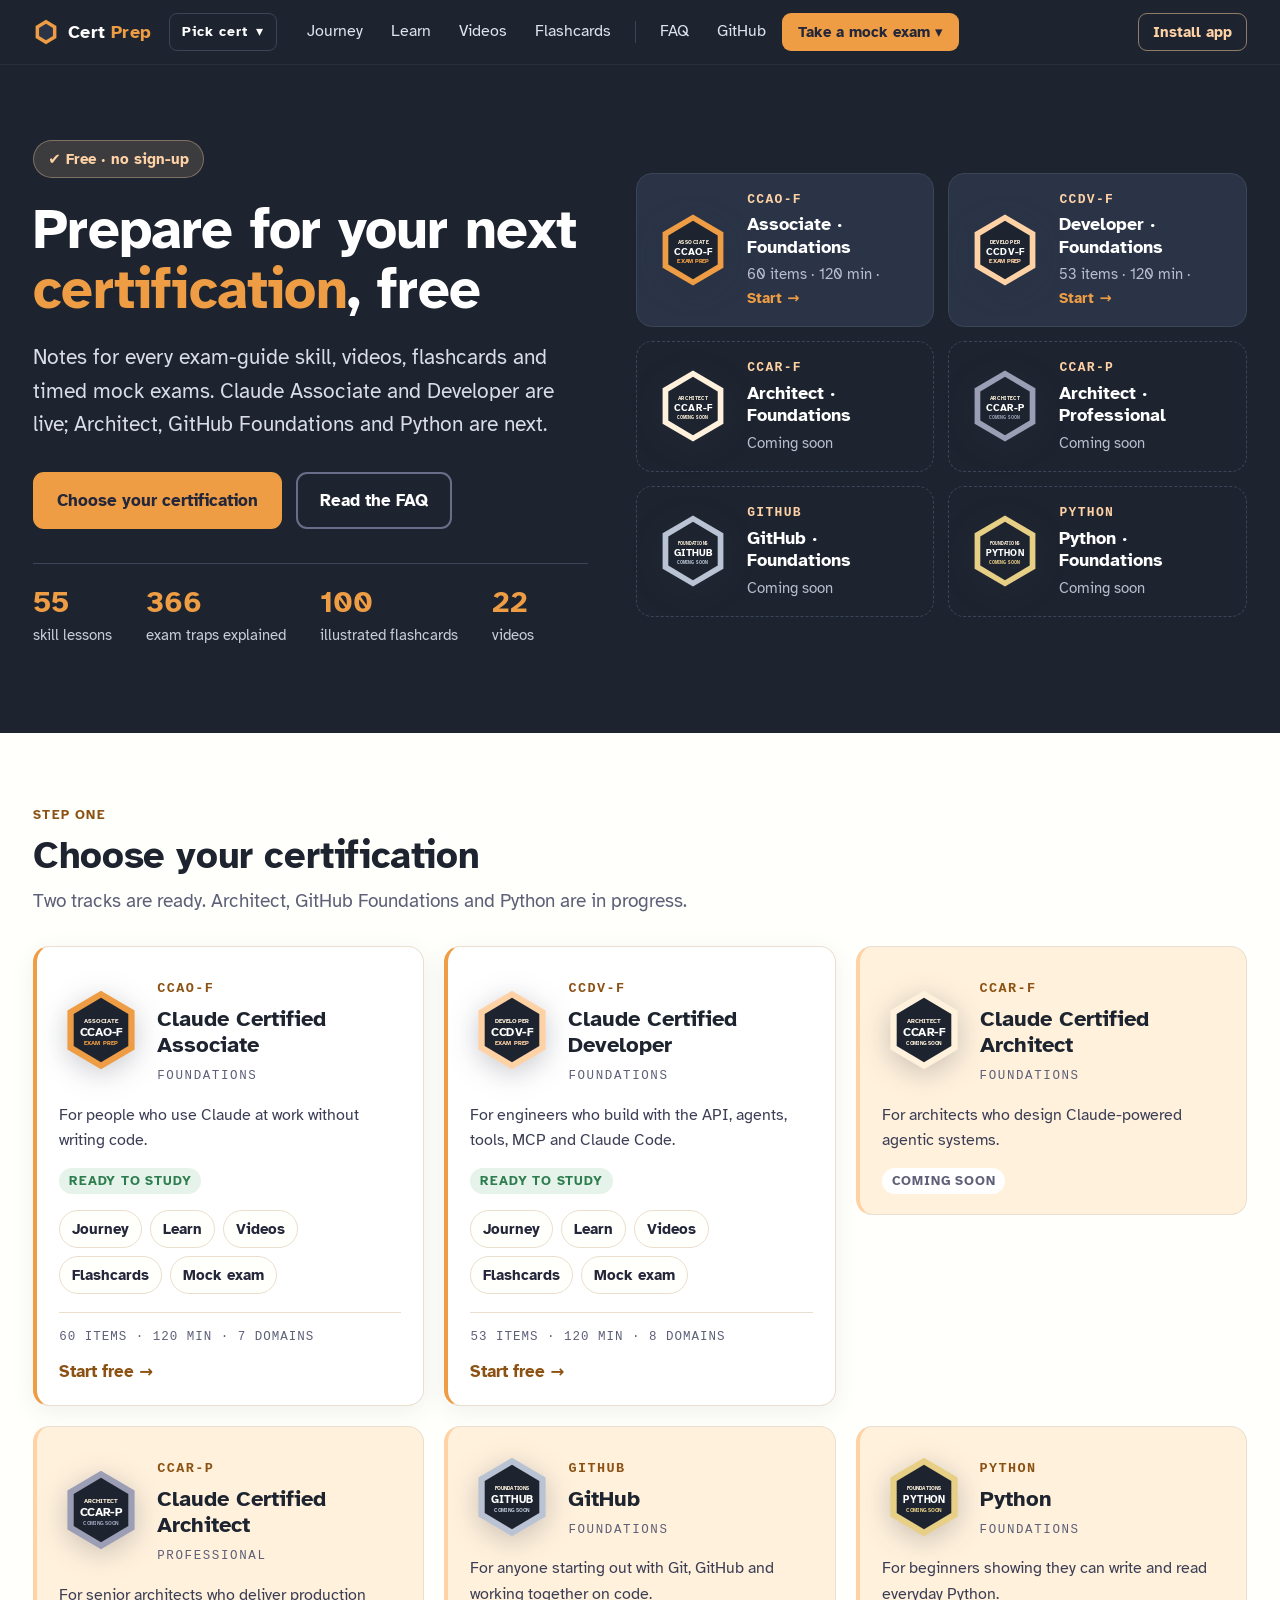
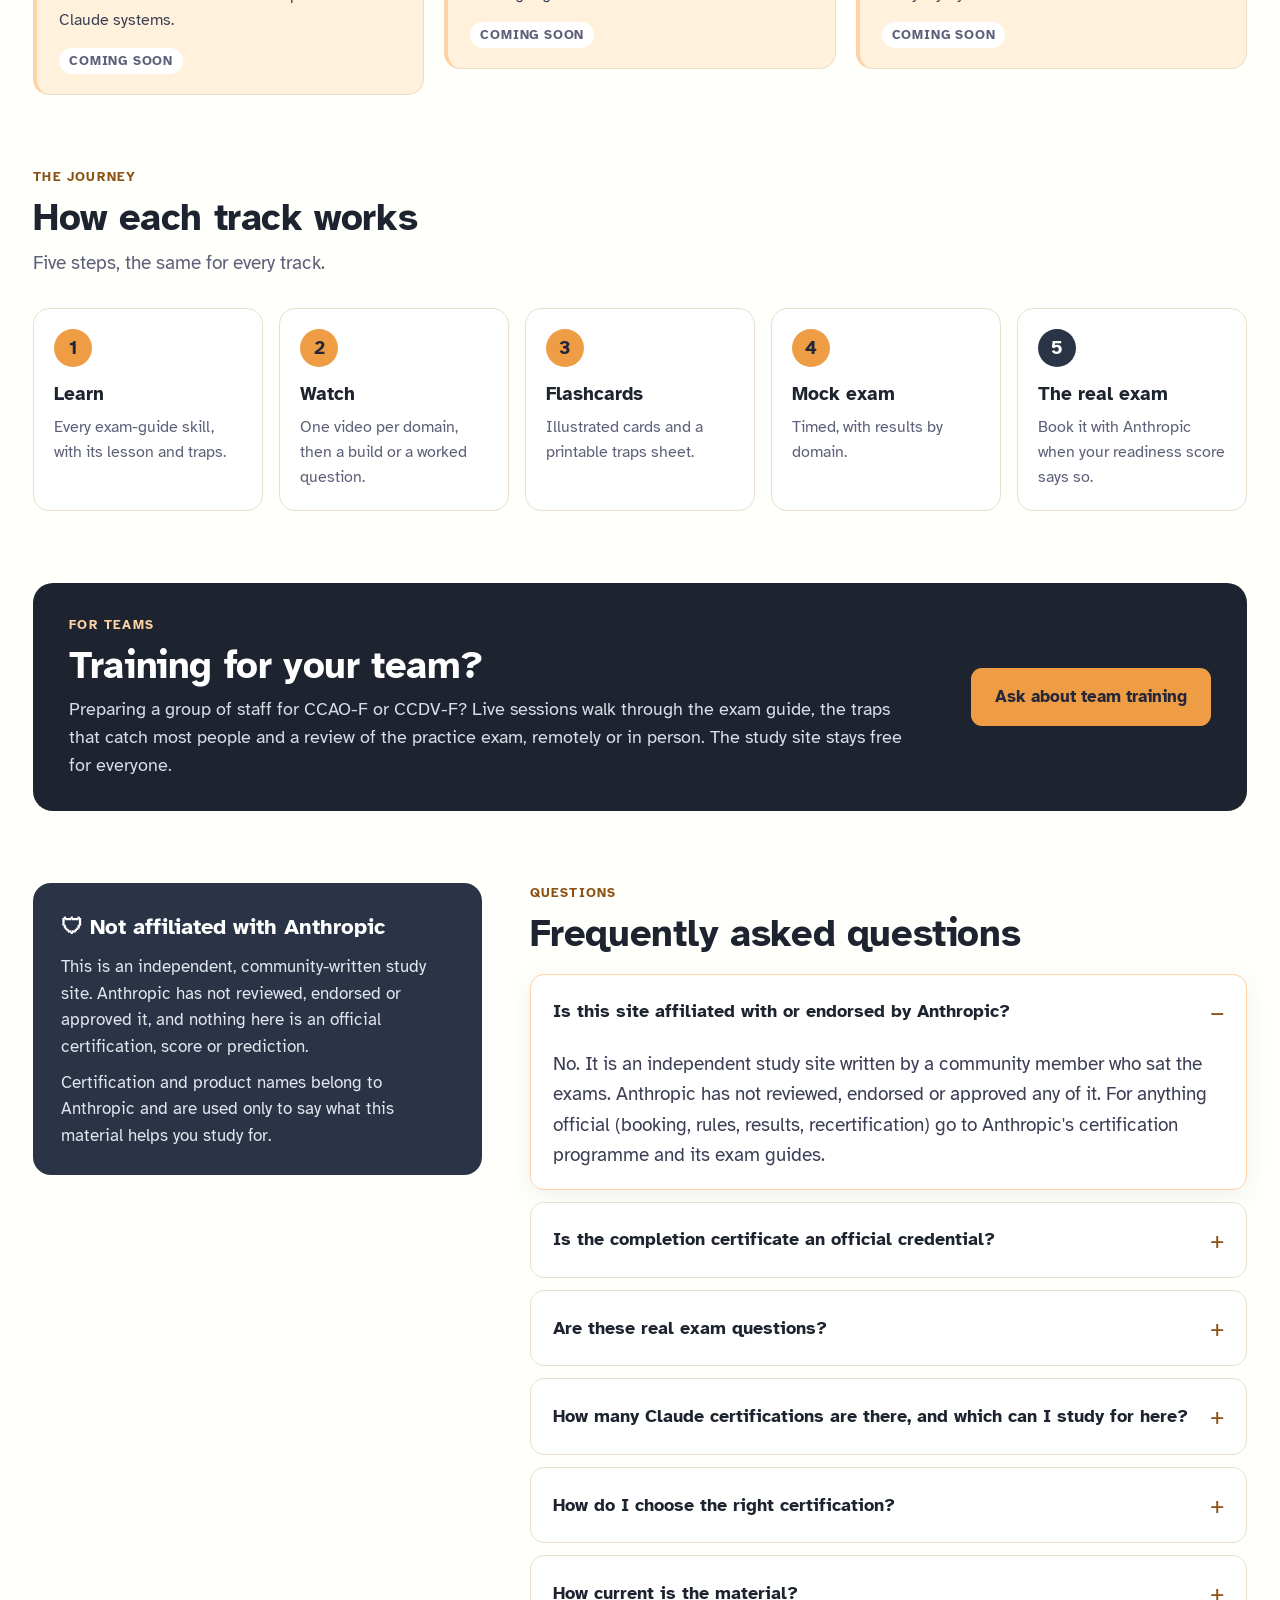
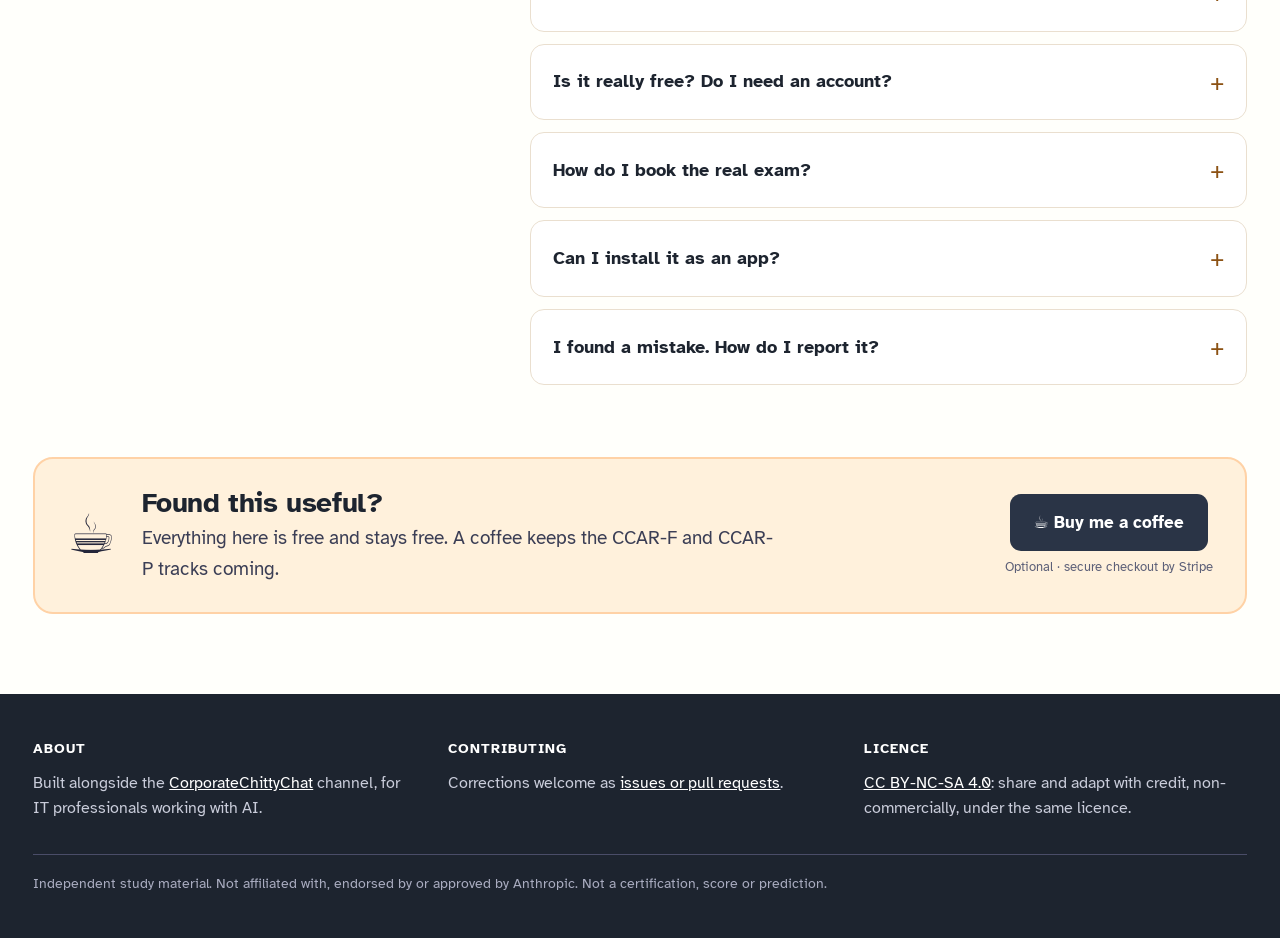
<file: index.html>
<!DOCTYPE html>
<html lang="en">
<head>
<meta charset="UTF-8">
<meta name="viewport" content="width=device-width, initial-scale=1.0">
<title>Cert Prep: free Claude certification study notes (CCAO-F, CCDV-F), exam traps and mock exams</title>
<link rel="icon" href="data:image/svg+xml,%3Csvg xmlns='http://www.w3.org/2000/svg' viewBox='0 0 120 120'%3E%3Cpolygon points='60,4 108,32 108,88 60,116 12,88 12,32' fill='%23EE9D44'/%3E%3Cpolygon points='60,22 92,41 92,79 60,98 28,79 28,41' fill='%232A3446'/%3E%3C/svg%3E">
<link rel="manifest" href="manifest.webmanifest">
<link rel="apple-touch-icon" href="icons/icon-192.png">
<meta name="theme-color" content="#1D242F">
<meta name="apple-mobile-web-app-title" content="Cert Prep">
<meta name="description" content="Free study notes, videos, flashcards and mock exams for the CCAO-F and CCDV-F Claude certifications. Not affiliated with Anthropic.">
<!-- sharing -->
<link rel="canonical" href="https://certprep.cardzo.co.in/">
<meta property="og:type" content="website">
<meta property="og:site_name" content="Cert Prep">
<meta property="og:title" content="Cert Prep: free Claude certification study material">
<meta property="og:description" content="Free lessons, exam traps, worked questions, flashcards and timed mock exams for the CCAO-F and CCDV-F Claude certifications. Architect, GitHub Foundations and Python coming soon. Independent; not affiliated with Anthropic.">
<meta property="og:url" content="https://certprep.cardzo.co.in/">
<meta property="og:image" content="https://certprep.cardzo.co.in/og-image.png">
<meta property="og:image:width" content="1200">
<meta property="og:image:height" content="630">
<meta property="og:image:alt" content="Prepare for your Claude certification: free lessons, exam traps and mock exams. Independent study material, not affiliated with Anthropic.">
<meta name="twitter:card" content="summary_large_image">
<meta name="twitter:title" content="Cert Prep: free Claude certification study material">
<meta name="twitter:description" content="Free lessons, exam traps, worked questions, flashcards and timed mock exams for the CCAO-F and CCDV-F Claude certifications. Architect, GitHub Foundations and Python coming soon. Independent; not affiliated with Anthropic.">
<meta name="twitter:image" content="https://certprep.cardzo.co.in/og-image.png">
<!-- /sharing -->
<script type="application/ld+json">
{
 "@context": "https://schema.org",
 "@graph": [
  {
   "@type": "WebSite",
   "name": "Cert Prep",
   "url": "https://certprep.cardzo.co.in/",
   "inLanguage": "en-GB",
   "description": "Independent, free study material for the Claude certifications. Not affiliated with, endorsed by or approved by Anthropic."
  },
  {
   "@type": "Organization",
   "name": "Cert Prep",
   "url": "https://certprep.cardzo.co.in/"
  },
  {
   "@type": "ItemList",
   "itemListElement": [
    {
     "@type": "ListItem",
     "position": 1,
     "item": {
      "@type": "Course",
      "name": "CCAO-F exam preparation: Claude Certified Associate, Foundations (unofficial study course)",
      "description": "Free lessons, exam traps, worked questions, flashcards and a timed mock exam for every skill in the CCAO-F exam guide. Independent; not affiliated with Anthropic.",
      "url": "https://certprep.cardzo.co.in/path.html?track=ccao-f",
      "provider": {
       "@type": "Organization",
       "name": "Cert Prep",
       "url": "https://certprep.cardzo.co.in/"
      },
      "isAccessibleForFree": true,
      "inLanguage": "en-GB",
      "offers": {
       "@type": "Offer",
       "price": "0",
       "priceCurrency": "USD",
       "category": "Free"
      },
      "hasCourseInstance": {
       "@type": "CourseInstance",
       "courseMode": "Online",
       "courseWorkload": "PT10H"
      }
     }
    },
    {
     "@type": "ListItem",
     "position": 2,
     "item": {
      "@type": "Course",
      "name": "CCDV-F exam preparation: Claude Certified Developer, Foundations (unofficial study course)",
      "description": "Free lessons, exam traps, hands-on code exercises, flashcards and a timed mock exam for every skill in the CCDV-F exam guide. Independent; not affiliated with Anthropic.",
      "url": "https://certprep.cardzo.co.in/path.html?track=ccdv-f",
      "provider": {
       "@type": "Organization",
       "name": "Cert Prep",
       "url": "https://certprep.cardzo.co.in/"
      },
      "isAccessibleForFree": true,
      "inLanguage": "en-GB",
      "offers": {
       "@type": "Offer",
       "price": "0",
       "priceCurrency": "USD",
       "category": "Free"
      },
      "hasCourseInstance": {
       "@type": "CourseInstance",
       "courseMode": "Online",
       "courseWorkload": "PT10H"
      }
     }
    }
   ]
  }
 ]
}
</script>
<link rel="stylesheet" href="theme.css?v=2026110311">
<style>
  *{box-sizing:border-box; margin:0; padding:0;}
  .wrap{max-width:var(--page-max); margin:0 auto; padding:0 var(--page-pad);}
  .label{display:block; font-size:13px; font-weight:800; letter-spacing:1.2px; text-transform:uppercase; color:var(--orange-ink); margin-bottom:8px;}
  section{padding:72px 0 0;}
  section[id]{scroll-margin-top:80px;}
  h2{font-size:38px; line-height:1.15; letter-spacing:-.4px; color:var(--slate-deep);}
  .sub{color:var(--muted); font-size:19px; margin-top:8px; max-width:780px;}
  .btn{display:inline-flex; align-items:center; gap:8px; font-size:17px; font-weight:700; padding:13px 22px; border-radius:11px; text-decoration:none; border:2px solid transparent;}
  .btn.primary{background:var(--orange); color:var(--ink);}
  .btn.primary:hover{filter:brightness(1.06);}
  .btn.ghost{border-color:#6A6D88; color:#fff;}
  .btn.ghost:hover{background:rgba(255,255,255,.08);}

  /* hero */
  .hero{background:var(--slate-deep); color:#fff; padding:76px 0 84px;}
  .hero .wrap{display:grid; grid-template-columns:minmax(0,1fr) minmax(0,1.1fr); gap:48px; align-items:center;}
  .pill{display:inline-flex; gap:10px; align-items:center; font-size:15px; font-weight:700; background:rgba(255,210,166,.14); color:var(--peach); border:1px solid rgba(255,210,166,.35); padding:6px 14px; border-radius:999px; margin-bottom:22px;}
  .hero h1{font-size:56px; line-height:1.08; letter-spacing:-.8px;}
  .hero h1 em{font-style:normal; color:var(--orange);}
  .hero .lead{font-size:21px; color:#DADCE7; margin:20px 0 30px; max-width:640px;}
  .cta{display:flex; flex-wrap:wrap; gap:14px;}
  .hero .note{margin-top:20px; font-size:14.5px; color:#AFB2C6;}

  .hbadges{display:grid; grid-template-columns:repeat(2,minmax(0,1fr)); gap:14px;}
  .hb{display:flex; gap:16px; align-items:center; background:var(--slate); border:1px solid #3A4558; border-radius:16px; padding:16px 18px; color:#fff; text-decoration:none;}
  a.hb:hover{border-color:var(--orange);}
  .hb .badge{width:76px; height:76px; flex:none;}
  .hb .c{display:block; font-family:var(--mono); font-size:13px; font-weight:700; letter-spacing:1.3px; color:var(--peach);}
  .hb b{display:block; font-size:18px; line-height:1.25; margin-top:3px;}
  .hb .l{display:block; font-size:14.5px; color:#B9BDCE; margin-top:5px;}
  .hb .go{color:var(--orange); font-weight:700;}
  .hb.soon{background:transparent; border-style:dashed;}
  .stats{display:flex; flex-wrap:wrap; gap:12px 34px; margin-top:34px; padding-top:22px; border-top:1px solid #3A4558;}
  .stat b{display:block; font-size:30px; line-height:1.1; color:var(--orange);}
  .stat span{font-size:14.5px; color:#C9CDDA;}

  /* certifications */
  .certs{display:grid; grid-template-columns:repeat(3,minmax(0,1fr)); gap:20px; margin-top:30px; align-items:start;}
  .cert{display:flex; flex-direction:column; background:var(--card); border:1px solid var(--line); border-left:4px solid var(--orange); border-radius:16px; padding:24px 22px 20px; box-shadow:var(--shadow);}
  .cert.soon{border-left-color:var(--peach); background:var(--cream); box-shadow:none;}
  .badge{width:84px; height:84px; flex:none; filter:drop-shadow(0 6px 14px rgba(44,46,67,.25));}
  .cert .bhead{display:flex; gap:14px; align-items:center;}
  .cert .code{font-family:var(--mono); font-size:13.5px; font-weight:700; letter-spacing:1.4px; color:var(--orange-ink);}
  .cert h3{font-size:22px; line-height:1.2; margin-top:4px; color:var(--slate-deep);}
  .cert .lvl{font-family:var(--mono); font-size:12.5px; letter-spacing:1.6px; text-transform:uppercase; color:var(--muted); margin-top:6px;}
  .cert .who{font-size:16px; color:#3B3E55; margin-top:14px;}
  .cert .status{align-self:flex-start; margin-top:14px; font-size:12.5px; font-weight:800; letter-spacing:.8px; text-transform:uppercase; padding:3px 10px; border-radius:999px; background:var(--good-soft); color:var(--good);}
  .cert.soon .status{background:#fff; color:var(--muted);}
  .cert ul{list-style:none; display:flex; flex-wrap:wrap; gap:8px; margin-top:16px; font-size:15px;}
  .cert ul a{display:inline-block; text-decoration:none; font-weight:700; padding:6px 12px; border:1px solid var(--line); border-radius:999px; background:var(--paper);}
  .cert ul a:hover{color:var(--orange-ink); border-color:var(--orange);}
  .cert .foot{margin-top:18px; padding-top:14px; border-top:1px solid var(--line); font-family:var(--mono); font-size:12.5px; letter-spacing:1px; text-transform:uppercase; color:var(--muted);}
  .cert .go{margin-top:12px; font-weight:800; font-size:16.5px; color:var(--orange-ink); text-decoration:none;}
  .cert .go:hover{text-decoration:underline;}

  /* how it works */
  .steps{display:grid; grid-template-columns:repeat(5,minmax(0,1fr)); gap:16px; margin-top:30px; counter-reset:s;}
  .step{background:var(--card); border:1px solid var(--line); border-radius:16px; padding:20px; counter-increment:s;}
  .step::before{content:counter(s); display:flex; align-items:center; justify-content:center; width:38px; height:38px; border-radius:50%; background:var(--orange); color:var(--ink); font-weight:800; margin-bottom:12px;}
  .step:last-child::before{background:var(--slate); color:#fff;}
  .step h3{font-size:19px; color:var(--slate-deep);}
  .step p{font-size:15.5px; color:var(--muted); margin-top:6px;}

  /* faq */
  .faq{display:grid; grid-template-columns:minmax(0,1fr) minmax(0,1.6fr); gap:48px; align-items:start;}
  .notice{background:var(--slate); color:#fff; border-radius:18px; padding:26px 28px; position:sticky; top:90px;}
  .notice h3{font-size:22px; display:flex; gap:10px; align-items:center;}
  .notice p{color:#E3E5EE; margin-top:10px; font-size:16.5px;}
  .qa{display:grid; gap:12px;}
  details{background:var(--card); border:1px solid var(--line); border-radius:14px; padding:0 22px;}
  details[open]{border-color:var(--peach); box-shadow:var(--shadow);}
  summary{cursor:pointer; list-style:none; display:flex; justify-content:space-between; align-items:center; gap:16px; padding:18px 0; font-weight:700; font-size:18px; color:var(--slate-deep);}
  summary::-webkit-details-marker{display:none;}
  summary::after{content:"+"; font-size:24px; font-weight:400; color:var(--orange-ink); flex:none;}
  details[open] summary::after{content:"−";}
  details p{padding:0 0 18px; color:#3B3E55; max-width:72ch;}
  details p + p{margin-top:-6px;}
  details a{color:var(--orange-ink); font-weight:600;}

  /* support */
  .teams{display:grid; grid-template-columns:minmax(0,1fr) auto; gap:28px; align-items:center; background:var(--slate-deep); color:#fff; border-radius:20px; padding:32px 36px;}
  .teams .label{color:var(--peach);}
  .teams h2{color:#fff; margin-top:6px;}
  .teams p{color:#DADCE7; margin-top:8px; max-width:70ch; font-size:17.5px;}
  .teams .btn{white-space:nowrap;}
  @media (max-width:760px){ .teams{grid-template-columns:1fr; padding:24px 20px;} .teams .btn{justify-content:center; white-space:normal;} }
  .coffee{display:grid; grid-template-columns:auto 1fr auto; gap:26px; align-items:center; background:var(--cream); border:2px solid var(--peach); border-radius:20px; padding:28px 32px;}
  .coffee .cup{font-size:54px; line-height:1;}
  .coffee h2{font-size:28px;}
  .coffee p{color:#3B3E55; max-width:640px; margin-top:4px;}
  .coffee-cta{display:flex; flex-direction:column; align-items:center; gap:6px;}
  .coffee-cta small{color:var(--muted); font-size:13px;}
  .btn.coffee-btn{background:var(--slate); color:#fff;}
  .btn.coffee-btn:hover{background:var(--slate-deep);}
  .supporters{background:#fff; border:1px solid var(--peach); color:var(--slate); font-weight:700; font-size:14.5px; padding:4px 12px; border-radius:999px;}
  .thanks{position:fixed; left:50%; bottom:22px; transform:translateX(-50%); background:var(--good); color:#fff; font-weight:700; padding:14px 22px; border-radius:12px; z-index:30;}
  .hidden{display:none!important;}

  footer{margin-top:80px; background:var(--slate-deep); color:#C9CCDA; padding:44px 0; font-size:16px;}
  footer .wrap{display:grid; grid-template-columns:repeat(3,minmax(0,1fr)); gap:32px;}
  footer h4{color:#fff; font-size:14px; letter-spacing:1px; text-transform:uppercase; margin-bottom:10px;}
  footer a{color:#fff;}
  .fine{grid-column:1 / -1; border-top:1px solid #4A4D68; padding-top:18px; font-size:13.5px; color:#A9ACC0;}

  @media (max-width:1180px){ .certs{grid-template-columns:repeat(2,minmax(0,1fr));} .steps{grid-template-columns:repeat(3,minmax(0,1fr));} .cert{min-height:0;} }
  @media (max-width:900px){
    .hero .wrap, .faq, footer .wrap{grid-template-columns:1fr;}
    .notice{position:static;}
    .coffee{grid-template-columns:1fr; text-align:center; justify-items:center;}
  }
  /* Phones: a short hero so the certification cards show early; the hero badges (repeated on the cards) are
     dropped and the four stats become one quiet line. */
  @media (max-width:640px){
    .wrap{padding:0 16px;}
    section{padding-top:44px;}
    .hero{padding:26px 0 30px!important;} .hero .wrap{gap:18px;}
    .pill{font-size:14px; padding:4px 12px; margin-bottom:14px;}
    .hero h1{font-size:32px; line-height:1.12;} .hero .lead{font-size:17.5px; margin:12px 0 18px;}
    .cta .btn{width:100%; justify-content:center; min-height:52px;}
    .cta .btn.ghost{display:none;}
    /* the certification tiles become a swipeable row: one tile at a time, the next one peeking in */
    .hbadges{display:flex; overflow-x:auto; scroll-snap-type:x mandatory; gap:12px; margin:0 calc(-1 * var(--page-pad)); padding:0 var(--page-pad) 8px; scrollbar-width:none;}
    .hbadges::-webkit-scrollbar{display:none;}
    .hb{flex:0 0 84%; scroll-snap-align:start;} .hb .badge{width:64px; height:64px;}
    .stats{gap:6px 18px; margin-top:22px; padding-top:16px;}
    .stat b{display:inline; font-size:20px; margin-right:6px;} .stat span{font-size:15px;}
    h2{font-size:28px;}
    .sub{font-size:17px;}
    .certs{grid-template-columns:1fr;}
    .steps{grid-template-columns:1fr; gap:10px; margin-top:20px;}
    .step{display:grid; grid-template-columns:38px 1fr; gap:2px 14px; padding:14px 16px;}
    .step::before{grid-row:1 / span 2; margin:0;}
    .step p{margin-top:0; font-size:16px;}
    .notice{padding:20px 18px;}
    details{padding:0 16px;}
    summary{font-size:17px; min-height:56px; padding:12px 0;}
    .coffee{padding:22px 18px; gap:14px;}
    footer{margin-top:52px; padding:32px 0;}
    .fine{font-size:14px;}
  }
</style>
</head>
<body>
<header id="siteNav" data-page="home"></header>

<section class="hero" style="padding-top:76px">
  <div class="wrap">
    <div>
      <span class="pill">✔ Free · no sign-up</span>
      <h1>Prepare for your next <em>certification</em>, free</h1>
      <p class="lead">Notes for every exam-guide skill, videos, flashcards and timed mock exams. Claude Associate and Developer are live; Architect, GitHub Foundations and Python are next.</p>
      <div class="cta">
        <a class="btn primary" href="#certs">Choose your certification</a>
        <a class="btn ghost" href="#faq">Read the FAQ</a>
      </div>
      <div class="stats" id="facts"></div>
    </div>
    <div class="hbadges" id="heroBadges"></div>
  </div>
</section>

<section id="certs">
  <div class="wrap">
    <span class="label">Step one</span>
    <h2>Choose your certification</h2>
    <p class="sub">Two tracks are ready. Architect, GitHub Foundations and Python are in progress.</p>
    <div class="certs" id="certGrid"></div>
  </div>
</section>

<section id="how">
  <div class="wrap">
    <span class="label">The journey</span>
    <h2>How each track works</h2>
    <p class="sub">Five steps, the same for every track.</p>
    <div class="steps">
      <div class="step"><h3>Learn</h3><p>Every exam-guide skill, with its lesson and traps.</p></div>
      <div class="step"><h3>Watch</h3><p>One video per domain, then a build or a worked question.</p></div>
      <div class="step"><h3>Flashcards</h3><p>Illustrated cards and a printable traps sheet.</p></div>
      <div class="step"><h3>Mock exam</h3><p>Timed, with results by domain.</p></div>
      <div class="step"><h3>The real exam</h3><p>Book it with Anthropic when your readiness score says so.</p></div>
    </div>
  </div>
</section>

<section id="teams">
  <div class="wrap">
    <div class="teams">
      <div>
        <span class="label">For teams</span>
        <h2>Training for your team?</h2>
        <p>Preparing a group of staff for CCAO-F or CCDV-F? Live sessions walk through the exam guide, the traps that catch most people and a review of the practice exam, remotely or in person. The study site stays free for everyone.</p>
      </div>
      <a class="btn primary" href="mailto:hello@cardzo.co.in?subject=Team%20training%20for%20Claude%20certifications">Ask about team training</a>
    </div>
  </div>
</section>

<section id="faq">
  <div class="wrap faq">
    <div class="notice">
      <h3>🛡 Not affiliated with Anthropic</h3>
      <p>This is an independent, community-written study site. Anthropic has not reviewed, endorsed or approved it, and nothing here is an official certification, score or prediction.</p>
      <p>Certification and product names belong to Anthropic and are used only to say what this material helps you study for.</p>
    </div>
    <div>
      <span class="label">Questions</span>
      <h2 style="margin-bottom:18px">Frequently asked questions</h2>
      <div class="qa">
        <details open>
          <summary>Is this site affiliated with or endorsed by Anthropic?</summary>
          <p>No. It is an independent study site written by a community member who sat the exams. Anthropic has not reviewed, endorsed or approved any of it. For anything official (booking, rules, results, recertification) go to Anthropic's certification programme and its exam guides.</p>
        </details>
        <details>
          <summary>Is the completion certificate an official credential?</summary>
          <p>No. It records that you finished this free practice path and how you scored on its practice mock exam. It is not an Anthropic certification, not a score on the real exam and not a prediction that you will pass.</p>
        </details>
        <details>
          <summary>Are these real exam questions?</summary>
          <p>No. Every practice question, flashcard and worked example is written for this project, and no item from any real exam is reproduced. The study notes are organised by the skills and weights Anthropic publishes in its exam guides, because that is what the exam is marked against.</p>
        </details>
        <details>
          <summary>How many Claude certifications are there, and which can I study for here?</summary>
          <p>Four: Associate (CCAO-F), Developer (CCDV-F), Architect Foundations (CCAR-F) and Architect Professional (CCAR-P). CCAO-F and CCDV-F have full material here today. CCAR-F and CCAR-P are being written and will follow the same journey.</p>
        </details>
        <details>
          <summary>How do I choose the right certification?</summary>
          <p>CCAO-F is for people who use Claude at work without writing code: prompting, checking output, choosing features, governance. CCDV-F is for developers who build with the API, agents, tools and MCP, and Claude Code. The architect tracks are for people who design Claude-powered systems.</p>
        </details>
        <details>
          <summary>How current is the material?</summary>
          <p>The notes follow the published exam guides and show the date product facts were last checked. Model names, limits and prices change between releases, so confirm them at docs.claude.com before you sit the exam. When a guide changes, the notes are updated to match.</p>
        </details>
        <details>
          <summary>Is it really free? Do I need an account?</summary>
          <p>Yes, and no. There is no paywall, no sign-up and no tracking. Your progress (lessons ticked, flashcards known, mock scores) is kept in your own browser only. The only ask is an optional coffee.</p>
        </details>
        <details>
          <summary>How do I book the real exam?</summary>
          <p>Through Anthropic's certification programme, which publishes the exam guide, fees and policies for each certification. Read the official guide for your exam before booking.</p>
        </details>
        <details>
          <summary>Can I install it as an app?</summary>
          <p>Yes, free. Use <b>Install app</b> in the menu at the top. On Android or in Chrome or Edge on a computer, choose Install. On iPhone or iPad, open the site in Safari, tap Share, then Add to Home Screen. It opens full screen from its own icon, and your progress stays on your device as before.</p>
        </details>
        <details>
          <summary>I found a mistake. How do I report it?</summary>
          <p>Please open an <a href="https://github.com/CorporateChittyChat/claude-certification-prep/issues">issue on GitHub</a>. Corrections are welcome, especially where the official documentation has moved on.</p>
        </details>
      </div>
    </div>
  </div>
</section>

<section id="support">
  <div class="wrap">
    <div class="coffee">
      <div class="cup" aria-hidden="true">☕</div>
      <div>
        <h2>Found this useful?</h2>
        <p>Everything here is free and stays free. A coffee keeps the CCAR-F and CCAR-P tracks coming.</p>
      </div>
      <div class="coffee-cta">
        <a class="btn coffee-btn" href="https://buy.stripe.com/5kQ8wSeembHnakwaXGgrS01" target="_blank" rel="noopener">☕ Buy me a coffee</a>
        <small>Optional · secure checkout by Stripe</small>
        <span class="supporters hidden" id="supporters"></span>
      </div>
    </div>
  </div>
</section>

<div class="thanks hidden" id="thanks" role="status">Thank you for the coffee! 🙏 It genuinely helps keep this free.</div>

<footer>
  <div class="wrap">
    <div>
      <h4>About</h4>
      <p>Built alongside the <a href="https://www.youtube.com/@Corporatechittychat">CorporateChittyChat</a> channel, for IT professionals working with AI.</p>
    </div>
    <div>
      <h4>Contributing</h4>
      <p>Corrections welcome as <a href="https://github.com/CorporateChittyChat/claude-certification-prep/issues">issues or pull requests</a>.</p>
    </div>
    <div>
      <h4>Licence</h4>
      <p><a href="https://github.com/CorporateChittyChat/claude-certification-prep/blob/main/LICENSE.md">CC BY-NC-SA 4.0</a>: share and adapt with credit, non-commercially, under the same licence.</p>
    </div>
    <p class="fine">Independent study material. Not affiliated with, endorsed by or approved by Anthropic. Not a certification, score or prediction.</p>
  </div>
</footer>

<script src="site-nav.js?v=2026110311"></script>
<script src="path-data.js?v=2026110311"></script>
<script src="flashcards-data.js?v=2026110311"></script>
<script src="learn-data-ccao-f.js?v=2026110311"></script>
<script src="learn-data-ccdv-f.js?v=2026110311"></script>
<script>
const el = (tag, cls, text) => { const e = document.createElement(tag); if(cls) e.className = cls; if(text !== undefined) e.textContent = text; return e; };
const LD = window.LEARN_DATA || {}, PD = window.PATH_DATA || {}, FC = window.FC_DATA || {};

const CERTS = [
  { id: "ccao-f", name: "Claude Certified Associate", lvl: "Foundations", who: "For people who use Claude at work without writing code." },
  { id: "ccdv-f", name: "Claude Certified Developer", lvl: "Foundations", who: "For engineers who build with the API, agents, tools, MCP and Claude Code." },
  { id: "ccar-f", name: "Claude Certified Architect", lvl: "Foundations", who: "For architects who design Claude-powered agentic systems.", soon: true },
  { id: "ccar-p", name: "Claude Certified Architect", lvl: "Professional", who: "For senior architects who deliver production Claude systems.", soon: true },
  { id: "github", name: "GitHub", lvl: "Foundations", who: "For anyone starting out with Git, GitHub and working together on code.", soon: true },
  { id: "python", name: "Python", lvl: "Foundations", who: "For beginners showing they can write and read everyday Python.", soon: true }
];

/* Exam-prep badges, drawn with SVG DOM calls (no HTML strings). Ring colours come from the palette. */
const RING = { "ccao-f": ["#EE9D44", "ASSOCIATE"], "ccdv-f": ["#FFD2A6", "DEVELOPER"], "ccar-f": ["#FFF1DC", "ARCHITECT"], "ccar-p": ["#9C9EB5", "ARCHITECT"], "github": ["#B9C3D3", "FOUNDATIONS"], "python": ["#E8CF86", "FOUNDATIONS"] };
function badge(id, soon){
  const NS = "http://www.w3.org/2000/svg", [ring, role] = RING[id];
  const svg = document.createElementNS(NS, "svg");
  svg.setAttribute("viewBox", "0 0 120 120"); svg.setAttribute("class", "badge"); svg.setAttribute("aria-hidden", "true");
  const poly = (pts, fill) => { const p = document.createElementNS(NS, "polygon"); p.setAttribute("points", pts); p.setAttribute("fill", fill); svg.append(p); };
  const text = (y, fill, size, weight, len, t) => { const e = document.createElementNS(NS, "text"); [["x", 60], ["y", y], ["text-anchor", "middle"], ["fill", fill], ["font-size", size], ["font-weight", weight], ["textLength", len], ["lengthAdjust", "spacingAndGlyphs"], ["font-family", "Atkinson Hyperlegible, Segoe UI, system-ui, Arial, sans-serif"]].forEach(([k, v]) => e.setAttribute(k, v)); e.textContent = t; svg.append(e); };
  poly("60,4 108,32 108,88 60,116 12,88 12,32", ring);
  poly("60,14 99,37 99,83 60,106 21,83 21,37", "#1D242F");
  text(50, "#FFF1DC", 9, 700, 48, role);
  text(68, "#FFFFFF", 16, 800, 60, id.toUpperCase());
  text(81, ring, 8.5, 700, 50, soon ? "COMING SOON" : "EXAM PREP");
  return svg;
}
const heroBadges = document.getElementById("heroBadges");

const grid = document.getElementById("certGrid");
let totals = { notes: 0, traps: 0, cards: 0, videos: 0 };
CERTS.forEach(c => {
  const L = LD[c.id], P = PD[c.id], F = FC[c.id];
  const card = el("article", "cert" + (c.soon ? " soon" : ""));
  const bh = el("div", "bhead"), bt = el("div");
  bt.append(el("span", "code", c.id.toUpperCase()), el("h3", "", c.name), el("span", "lvl", c.lvl));
  bh.append(badge(c.id, c.soon), bt);
  card.append(bh, el("p", "who", c.who));
  card.append(el("span", "status", c.soon ? "Coming soon" : "Ready to study"));
  if(!c.soon && P){
    const ul = el("ul");
    [["🧭", "Journey", "path.html?track=" + c.id], ["📖", "Learn", "learn.html?track=" + c.id], ["▶", "Videos", "videos.html?track=" + c.id], ["🃏", "Flashcards", "flashcards.html?track=" + c.id], ["⏱", "Mock exam", P.exam]].forEach(([i, t, h]) => {
      const li = el("li"), a = el("a"); a.href = h; a.textContent = t; li.append(a); ul.append(li);
    });
    card.append(ul);
  }
  const g = L && L.glance ? Object.fromEntries(L.glance) : null;
  const doms = L ? L.domains.filter(d => d.w).length : 0;
  const items = g && g.Items ? g.Items.split(",")[0] + " items" : null;
  const time = g && g.Time ? g.Time.replace(" minutes", " min") : null;
  if(!c.soon) card.append(el("span", "foot", [items, time, doms ? doms + " domains" : null].filter(Boolean).join(" · ") || "Notes, videos, flashcards, mock exam"));
  // hero tile: badge and the facts that matter, linking to the track's journey
  const hb = el(c.soon ? "div" : "a", "hb" + (c.soon ? " soon" : ""));
  if(!c.soon) hb.href = "path.html?track=" + c.id;
  const ht = el("div");
  ht.append(el("span", "c", c.id.toUpperCase()), el("b", "", c.name.replace("Claude Certified ", "") + " · " + c.lvl));
  const hl = el("span", "l");
  if(c.soon) hl.textContent = "Coming soon";
  else { hl.append(document.createTextNode([items, time].filter(Boolean).join(" · ") + " · "), el("span", "go", "Start →")); }
  ht.append(hl); hb.append(badge(c.id, c.soon), ht); heroBadges.append(hb);
  if(!c.soon){
    const go = el("a", "go", "Start free →"); go.href = "path.html?track=" + c.id;
    go.addEventListener("click", () => { try{ localStorage.setItem("fc-track", JSON.stringify(c.id)); }catch(e){} });
    card.append(go);
  }
  grid.append(card);
  if(L) L.domains.forEach(d => d.subs.forEach(s => { if(d.w) totals.notes++; totals.traps += s.traps.length; }));
  if(F) totals.cards += F.cards.length;
  if(P) P.sections.forEach(s => s.lessons.forEach(l => l.links.forEach(x => { if(/youtu\.?be/.test(x[2])) totals.videos++; })));
});

const facts = document.getElementById("facts");
[[totals.notes, "skill lessons"], [totals.traps, "exam traps explained"], [totals.cards, "illustrated flashcards"], [totals.videos, "videos"]].forEach(([n, t]) => {
  const f = el("div", "stat"); f.append(el("b", "", String(n)), el("span", "", t)); facts.append(f);
});

/* Supporter count: written daily by .github/workflows/supporters.yml; shown once it reaches 3 */
fetch("supporters.json", { cache: "no-store" }).then(r => r.ok ? r.json() : null).then(d => {
  const n = d && Number.isInteger(d.count) ? d.count : 0;
  if(n < 3) return;
  const s = document.getElementById("supporters");
  s.textContent = `☕ ${n} coffees bought so far`; s.classList.remove("hidden");
}).catch(() => {});

/* Stripe can redirect here with ?thanks=1 after a tip */
if(new URLSearchParams(location.search).get("thanks") === "1"){
  const t = document.getElementById("thanks");
  t.classList.remove("hidden");
  setTimeout(() => t.classList.add("hidden"), 6000);
}
</script>
</body>
</html>
</file>
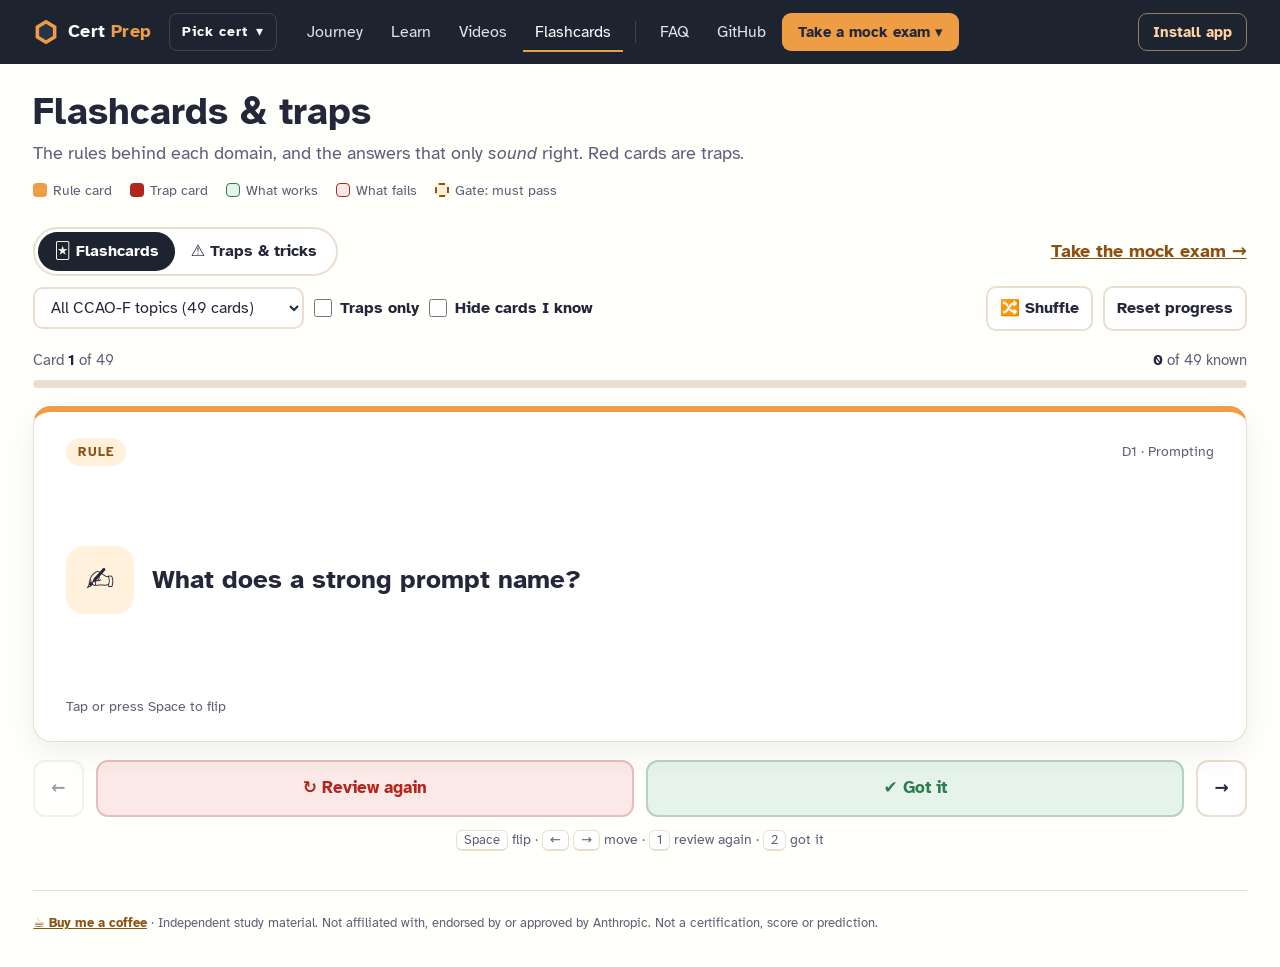
<file: flashcards.html>
<!DOCTYPE html>
<html lang="en">
<head>
<meta charset="UTF-8">
<meta name="viewport" content="width=device-width, initial-scale=1.0">
<title>Claude certification flashcards and exam traps (CCAO-F, CCDV-F) · Cert Prep</title>
<meta name="description" content="Illustrated flashcards and a printable traps sheet for CCAO-F and CCDV-F.">
<!-- sharing -->
<link rel="canonical" href="https://certprep.cardzo.co.in/flashcards.html">
<meta property="og:type" content="website">
<meta property="og:site_name" content="Cert Prep">
<meta property="og:title" content="Flashcards and exam traps">
<meta property="og:description" content="100 illustrated flashcards and a printable traps sheet for CCAO-F and CCDV-F. Free, no sign-up. Independent; not affiliated with Anthropic.">
<meta property="og:url" content="https://certprep.cardzo.co.in/flashcards.html">
<meta property="og:image" content="https://certprep.cardzo.co.in/og-image.png">
<meta property="og:image:width" content="1200">
<meta property="og:image:height" content="630">
<meta property="og:image:alt" content="Prepare for your Claude certification: free lessons, exam traps and mock exams. Independent study material, not affiliated with Anthropic.">
<meta name="twitter:card" content="summary_large_image">
<meta name="twitter:title" content="Flashcards and exam traps">
<meta name="twitter:description" content="100 illustrated flashcards and a printable traps sheet for CCAO-F and CCDV-F. Free, no sign-up. Independent; not affiliated with Anthropic.">
<meta name="twitter:image" content="https://certprep.cardzo.co.in/og-image.png">
<!-- /sharing -->
<link rel="icon" href="data:image/svg+xml,%3Csvg xmlns='http://www.w3.org/2000/svg' viewBox='0 0 120 120'%3E%3Cpolygon points='60,4 108,32 108,88 60,116 12,88 12,32' fill='%23EE9D44'/%3E%3Cpolygon points='60,22 92,41 92,79 60,98 28,79 28,41' fill='%231D242F'/%3E%3C/svg%3E">
<link rel="manifest" href="manifest.webmanifest">
<link rel="apple-touch-icon" href="icons/icon-192.png">
<meta name="theme-color" content="#1D242F">
<meta name="apple-mobile-web-app-title" content="Cert Prep">
<link rel="stylesheet" href="theme.css?v=2026110311">
<style>
  /* palette tokens (--accent, --accent-ink, --accent-soft, --red, --green ...) come from theme.css.
     Both tracks share the brand orange, so body.dv no longer overrides the accent. */
  :root{ --good-line:color-mix(in srgb, var(--good) 35%, #fff); --bad-line:color-mix(in srgb, var(--bad) 30%, #fff); }
  *{box-sizing:border-box; margin:0; padding:0;}
  body{font-family:var(--font); background:var(--paper); color:var(--ink); font-size:18px; line-height:1.55;}
  a{color:inherit;}
  .wrap{max-width:var(--page-max); margin:0 auto; padding:0 var(--page-pad);}

  .head{padding:26px 0 4px;}
  .head h1{font-size:38px; line-height:1.15;}
  .head p{color:var(--grey); font-size:18px; margin-top:6px; max-width:800px;}
  .legend{display:flex; flex-wrap:wrap; gap:8px 18px; margin-top:12px; font-size:14px; color:var(--grey);}
  .legend span{display:inline-flex; align-items:center; gap:6px;}
  .legend i{display:inline-block; width:14px; height:14px; border-radius:4px;}
  .bar{display:flex; flex-wrap:wrap; gap:12px; align-items:center; margin:22px 0 8px;}
  .seg{display:inline-flex; background:var(--card); border:2px solid var(--line); border-radius:999px; padding:3px;}
  .seg button{border:0; background:transparent; font:inherit; font-size:16px; font-weight:700; padding:7px 16px; border-radius:999px; cursor:pointer; color:var(--ink);}
  .seg button[aria-pressed="true"]{background:var(--slate-deep); color:#fff;}
  .seg.track button[aria-pressed="true"][data-track="ccao-f"]{background:var(--orange); color:var(--ink);}
  .seg.track button[aria-pressed="true"][data-track="ccdv-f"]{background:var(--orange); color:var(--ink);}
  .spacer{flex:1;}
  .exam-link{font-weight:700; color:var(--orange-ink);}

  /* ---------- filters ---------- */
  .filters{display:flex; flex-wrap:wrap; gap:10px; align-items:center; margin:10px 0 18px;}
  select, .btn{font:inherit; font-size:16px; border:2px solid var(--line); background:var(--card); color:var(--ink); border-radius:10px; padding:8px 12px;}
  .btn{cursor:pointer; font-weight:600;}
  .btn:hover{border-color:var(--accent);}
  .toggle{display:inline-flex; align-items:center; gap:8px; font-size:16px; font-weight:600; cursor:pointer; user-select:none;}
  .toggle input{width:18px; height:18px; accent-color:var(--red);}

  /* ---------- flashcard ---------- */
  .meter{display:flex; justify-content:space-between; font-size:15px; color:var(--grey); margin-bottom:8px;}
  .meter b{color:var(--ink);}
  .progress{height:8px; background:var(--line); border-radius:999px; overflow:hidden; margin-bottom:18px;}
  .progress i{display:block; height:100%; width:0; background:var(--accent); transition:width .25s;}
  .stage{perspective:1800px;}
  /* both faces share one grid cell, so the card grows to fit whichever face is taller */
  .card{display:grid; width:100%; min-height:300px; cursor:pointer; transform-style:preserve-3d; transition:transform .5s ease; border-radius:18px;}
  .card:focus-visible{outline:3px solid var(--accent); outline-offset:4px;}
  .card.flipped{transform:rotateY(180deg);}
  .face{grid-area:1/1; backface-visibility:hidden; -webkit-backface-visibility:hidden; background:var(--card); border:1px solid var(--line); border-top:6px solid var(--accent); border-radius:18px; padding:26px 32px 24px; display:flex; flex-direction:column; box-shadow:0 10px 30px rgba(61,64,91,.09);}
  .face.back{transform:rotateY(180deg); background:var(--paper);}
  .card.trap .face{border-top-color:var(--red);}
  .card.trap .face.back{background:var(--paper);}
  .tag{display:inline-flex; align-self:flex-start; gap:6px; font-size:13px; font-weight:800; letter-spacing:.8px; text-transform:uppercase; padding:4px 12px; border-radius:999px; background:var(--slate-soft); color:var(--muted);}
  .tag.rule{background:var(--accent-soft); color:var(--accent-ink);}
  .tag.trap{background:var(--red-soft); color:var(--red);}
  .tag.ans{background:var(--green-soft); color:var(--green);}
  .topic{font-size:14px; color:var(--grey); margin-left:auto; text-decoration:none; display:inline-flex; gap:6px; align-items:center;}
  a.topic:hover{color:var(--accent-ink); text-decoration:underline;}
  .row1{display:flex; align-items:center; gap:10px; margin-bottom:14px;}
  .scene{display:flex; gap:18px; align-items:center; margin:auto 0;}
  .scene .ico{flex:none; width:68px; height:68px; border-radius:18px; background:var(--accent-soft); display:flex; align-items:center; justify-content:center; font-size:34px;}
  .card.trap .scene .ico{background:var(--red-soft);}
  .front-text{font-size:26px; font-weight:700; line-height:1.35;}
  .card.trap .front-text{font-size:23px; font-weight:600; font-style:italic; background:var(--red-soft); border-radius:16px 16px 16px 4px; padding:14px 18px; position:relative;}
  .says{display:block; font-size:12px; font-weight:800; letter-spacing:.8px; text-transform:uppercase; color:var(--red); margin-bottom:6px; font-style:normal;}
  .hint{font-size:14px; color:var(--grey); margin-top:16px;}
  .back-text{font-size:21px; font-weight:600; line-height:1.45;}
  .viz{margin:16px 0 0; font-size:15px; line-height:1.4;}
  .ex{margin-top:16px; display:flex; gap:12px; background:var(--cream); border-radius:12px; padding:12px 14px; font-size:15.5px; line-height:1.5;}
  .ex .lbl, .hook .lbl{flex:none; font-size:12px; font-weight:800; letter-spacing:.8px; text-transform:uppercase; color:var(--grey); padding-top:3px; width:84px;}
  .hook{margin-top:12px; display:flex; gap:12px; font-size:16px; font-weight:700; color:var(--accent-ink); padding:0 14px;}
  .card.trap .hook{color:var(--bad);}

  /* ---------- visuals ---------- */
  .steps{display:flex; flex-wrap:wrap; align-items:stretch; gap:6px;}
  .step{flex:1 1 110px; min-width:0; display:flex; flex-direction:column; justify-content:center; background:var(--card); border:1px solid var(--line); border-radius:10px; padding:8px 12px;}
  .step .n{font-size:11px; font-weight:800; letter-spacing:.6px; text-transform:uppercase; color:var(--accent-ink);}
  .step small{color:var(--grey); font-size:12.5px; line-height:1.3; margin-top:2px;}
  .step.gate{background:var(--accent-soft); border:2px dashed var(--accent-ink);}
  .step.gate .n{color:var(--accent-ink);}
  .arrow{align-self:center; color:var(--grey); font-size:18px; line-height:1;}
  .vs{display:grid; grid-template-columns:1fr auto 1fr; gap:8px; align-items:stretch;}
  .side{border-radius:12px; padding:10px 14px; border:1px solid var(--line); background:var(--card);}
  .side h4{font-size:13px; letter-spacing:.6px; text-transform:uppercase; margin-bottom:6px; color:var(--grey);}
  .side ul{list-style:none; display:grid; gap:3px;}
  .side li{display:flex; gap:7px;}
  .side li::before{content:"•"; color:var(--grey);}
  .side.bad{background:var(--red-soft); border-color:var(--bad-line);} .side.bad h4{color:var(--red);} .side.bad li::before{content:"✗"; color:var(--red);}
  .side.good{background:var(--green-soft); border-color:var(--good-line);} .side.good h4{color:var(--green);} .side.good li::before{content:"✔"; color:var(--green);}
  .side.b{background:var(--accent-soft);} .side.b h4{color:var(--accent-ink);}
  .vs .mid{align-self:center; font-size:12px; font-weight:800; color:var(--grey); letter-spacing:.5px;}
  .chk{list-style:none; display:grid; gap:7px;}
  .chk li{display:flex; gap:10px; align-items:flex-start;}
  .chk .ic{flex:none; width:30px; height:30px; border-radius:8px; background:var(--cream); border:1px solid var(--line); display:flex; align-items:center; justify-content:center; font-size:15px;}
  .stack{display:grid; gap:4px;}
  .blk{background:var(--card); border:1px solid var(--line); border-left:4px solid var(--accent); padding:6px 12px; border-radius:6px; font-family:Consolas,"Courier New",monospace; font-size:14px; white-space:pre-wrap;}
  .blk:last-child{border-left-color:var(--slate);}
  .ladder{display:flex; align-items:flex-end; gap:8px;}
  .rung{flex:1; min-width:0; display:flex; flex-direction:column; justify-content:flex-end; text-align:center;}
  .rung i{display:block; background:var(--accent); border-radius:6px 6px 0 0; margin-bottom:6px;}
  .rung b{font-size:14px; line-height:1.25;} .rung small{font-size:12px; color:var(--grey); line-height:1.3;}
  .axis{display:flex; justify-content:space-between; font-size:12px; color:var(--grey); border-top:2px solid var(--line); margin-top:6px; padding-top:4px;}
  .mono{font-family:Consolas,"Courier New",monospace; font-size:14px; background:var(--slate-deep); color:var(--cream); border-radius:10px; padding:12px 14px; white-space:pre-wrap; overflow-x:auto; line-height:1.5;}
  .tbl{width:100%; border-collapse:collapse; font-size:14.5px;}
  .tbl th{font-size:12px; text-transform:uppercase; letter-spacing:.6px; color:var(--grey); text-align:left; padding:4px 8px; border-bottom:2px solid var(--line);}
  .tbl td{padding:5px 8px; border-bottom:1px solid var(--line); vertical-align:top;}
  .tbl td:first-child{font-weight:600;}
  .pills{display:flex; flex-wrap:wrap; gap:6px;}
  .pill{background:var(--accent-soft); border:1px solid var(--line); border-radius:999px; padding:4px 13px; font-size:14px; font-weight:600;}

  .controls{display:grid; grid-template-columns:auto 1fr 1fr auto; gap:12px; margin-top:18px;}
  .controls button{font:inherit; font-size:17px; font-weight:700; border-radius:12px; padding:13px 16px; cursor:pointer; border:2px solid var(--line); background:var(--card); color:var(--ink);}
  .controls .again{background:var(--red-soft); border-color:var(--bad-line); color:var(--bad);}
  .controls .got{background:var(--green-soft); border-color:var(--good-line); color:var(--good);}
  .controls button:hover{filter:brightness(.97);}
  .controls button:disabled{opacity:.45; cursor:default;}
  .keys{font-size:14px; color:var(--grey); margin-top:12px; text-align:center;}
  .keys kbd{font-family:inherit; font-size:13px; background:var(--card); border:1px solid var(--line); border-bottom-width:2px; border-radius:6px; padding:1px 7px;}
  .done{background:var(--card); border:1px solid var(--line); border-radius:18px; padding:34px; text-align:center;}
  .done h2{font-size:30px; margin-bottom:8px;}
  .done p{color:var(--grey); margin-bottom:18px;}
  .done .actions{display:flex; gap:12px; justify-content:center; flex-wrap:wrap;}
  .done .actions button, .done .actions a{font:inherit; font-weight:700; font-size:17px; padding:12px 20px; border-radius:12px; border:2px solid var(--line); background:var(--card); cursor:pointer; text-decoration:none; color:var(--ink);}
  .done .actions .primary{background:var(--accent); border-color:var(--accent); color:var(--ink);}

  .coffee-note{margin-top:18px; font-size:15px; color:var(--grey);}
  .coffee-note a{color:var(--orange-ink); font-weight:700;}

  /* ---------- traps sheet ---------- */
  .sheet-intro{display:flex; gap:12px; align-items:center; flex-wrap:wrap; margin-bottom:18px; color:var(--grey); font-size:16px;}
  .group{background:var(--card); border:1px solid var(--line); border-radius:16px; padding:22px 24px; margin-bottom:18px; break-inside:avoid;}
  .group h2{font-size:21px; margin-bottom:12px; display:flex; align-items:baseline; gap:12px;}
  .group h2 a{font-size:14px; font-weight:600; color:var(--orange-ink);}
  .cols{display:grid; grid-template-columns:1fr 1fr; gap:18px;}
  .col h3{font-size:13px; letter-spacing:.8px; text-transform:uppercase; margin-bottom:8px;}
  .col.traps h3{color:var(--red);} .col.rules h3{color:var(--green);}
  .item{border-left:4px solid var(--line); padding:6px 0 6px 12px; margin-bottom:10px; font-size:16px;}
  .col.traps .item{border-left-color:var(--red);}
  .col.rules .item{border-left-color:var(--green);}
  .item b{display:block; font-size:16px;}
  .item span{color:var(--slate);}
  .item em{display:block; font-size:14px; color:var(--grey); margin-top:3px;}
  footer{margin-top:40px; padding:22px 0 34px; color:var(--grey); font-size:13px; border-top:1px solid var(--line);}
  .hidden{display:none!important;}

  @media (max-width:760px){
    .head h1{font-size:30px;}
    .cols{grid-template-columns:1fr;}
    .face{padding:20px 18px;}
    .front-text{font-size:22px;} .card.trap .front-text{font-size:19px;} .back-text{font-size:18px;}
    .scene{gap:12px; align-items:flex-start;} .scene .ico{width:48px; height:48px; font-size:24px; border-radius:12px;}
    .vs{grid-template-columns:1fr;} .vs .mid{justify-self:center;}
    .ex, .hook{flex-direction:column; gap:4px;} .ex .lbl, .hook .lbl{width:auto;}
    .controls{grid-template-columns:1fr 1fr;}
    .controls .prev{order:3;} .controls .next{order:4;}
          .head p, .legend{display:none;}
    .bar{margin-top:14px;}
    .wrap{padding:0 16px;}
    footer{font-size:14px;}
  }
  /* touch screens have no Space or arrow keys to hint at */
  @media (hover:none) and (pointer:coarse){ .keys{display:none;} }
  @media (prefers-reduced-motion:reduce){ .card{transition:none;} .progress i{transition:none;} }
  @media print{
      body{background:#fff; font-size:13px;}
    .group{border:1px solid #bbb; box-shadow:none;}
  }
</style>
</head>
<body>
<header id="siteNav" data-page="flashcards"></header>

<main class="wrap">
  <div class="head">
    <h1>Flashcards &amp; traps</h1>
    <p>The rules behind each domain, and the answers that only <i>sound</i> right. Red cards are traps.</p>
    <div class="legend" aria-hidden="true">
      <span><i style="background:var(--accent)"></i> Rule card</span>
      <span><i style="background:var(--red)"></i> Trap card</span>
      <span><i style="background:var(--green-soft); border:1px solid var(--green)"></i> What works</span>
      <span><i style="background:var(--red-soft); border:1px solid var(--red)"></i> What fails</span>
      <span><i style="background:var(--accent-soft); border:2px dashed var(--accent-ink)"></i> Gate: must pass</span>
    </div>
  </div>

  <div class="bar">
    <div class="seg mode" role="group" aria-label="Mode">
      <button type="button" data-mode="cards">🃏 Flashcards</button>
      <button type="button" data-mode="traps">⚠ Traps &amp; tricks</button>
    </div>
    <span class="spacer"></span>
    <a class="exam-link" id="examLink" href="#">Take the mock exam →</a>
  </div>

  <!-- FLASHCARDS -->
  <section id="cardsView">
    <div class="filters">
      <select id="topicSel" aria-label="Topic"></select>
      <label class="toggle"><input type="checkbox" id="trapsOnly"> Traps only</label>
      <label class="toggle"><input type="checkbox" id="unknownOnly"> Hide cards I know</label>
      <span class="spacer"></span>
      <button class="btn" type="button" id="shuffleBtn">🔀 Shuffle</button>
      <button class="btn" type="button" id="resetBtn">Reset progress</button>
    </div>
    <div class="meter"><span id="pos"></span><span id="known"></span></div>
    <div class="progress" aria-hidden="true"><i id="bar"></i></div>

    <div id="deck">
      <div class="stage">
        <div class="card" id="card" role="button" tabindex="0" aria-label="Flashcard: press Space to flip" aria-live="polite">
          <div class="face front">
            <div class="row1"><span class="tag" id="fTag"></span><a class="topic" id="fTopic"></a></div>
            <div class="scene">
              <div class="ico" id="fIcon" aria-hidden="true"></div>
              <div class="front-text" id="fText"></div>
            </div>
            <div class="hint">Tap or press Space to flip</div>
          </div>
          <div class="face back">
            <div class="row1"><span class="tag" id="bTag"></span><a class="topic" id="bTopic"></a></div>
            <div class="back-text" id="bText"></div>
            <div class="viz" id="bViz"></div>
            <div class="ex" id="bEx"><span class="lbl">In practice</span><span id="bExText"></span></div>
            <div class="hook" id="bHook"><span class="lbl">Remember</span><span id="bHookText"></span></div>
            <div class="hint" id="bHint"></div>
          </div>
        </div>
      </div>
      <div class="controls">
        <button type="button" class="prev" id="prevBtn" aria-label="Previous card">←</button>
        <button type="button" class="again" id="againBtn">↻ Review again</button>
        <button type="button" class="got" id="gotBtn">✔ Got it</button>
        <button type="button" class="next" id="nextBtn" aria-label="Next card">→</button>
      </div>
      <div class="keys"><kbd>Space</kbd> flip · <kbd>←</kbd> <kbd>→</kbd> move · <kbd>1</kbd> review again · <kbd>2</kbd> got it</div>
    </div>

    <div class="done hidden" id="done">
      <h2 id="doneTitle"></h2>
      <p id="doneText"></p>
      <div class="actions">
        <button type="button" class="primary" id="reviewBtn">Review missed cards</button>
        <button type="button" id="restartBtn">Start again</button>
        <a id="doneExam" href="#">Take the mock exam →</a>
      </div>
      <p class="coffee-note">Found the cards useful? <a href="https://buy.stripe.com/5kQ8wSeembHnakwaXGgrS01" target="_blank" rel="noopener">☕ Buy me a coffee</a>.</p>
    </div>
  </section>

  <!-- TRAPS SHEET -->
  <section id="trapsView" class="hidden">
    <div class="sheet-intro">
      <span>Each trap beside the rule that beats it. Print it for the night before.</span>
      <button class="btn" type="button" onclick="window.print()">🖨 Print / save as PDF</button>
    </div>
    <div id="sheet"></div>
  </section>

  <footer><a href="https://buy.stripe.com/5kQ8wSeembHnakwaXGgrS01" target="_blank" rel="noopener" style="color:var(--orange-ink); font-weight:700">☕ Buy me a coffee</a> · Independent study material. Not affiliated with, endorsed by or approved by Anthropic. Not a certification, score or prediction.</footer>
</main>

<script src="site-nav.js?v=2026110311"></script>
<script src="flashcards-data.js?v=2026110311"></script>
<script>
const DATA = window.FC_DATA;
const $ = id => document.getElementById(id);
const el = (tag, cls, text) => { const e = document.createElement(tag); if(cls) e.className = cls; if(text !== undefined) e.textContent = text; return e; };

/* per-viewer progress: optional, so every storage call is guarded */
function load(key, fallback){ try{ const v = localStorage.getItem(key); return v ? JSON.parse(v) : fallback; }catch(e){ return fallback; } }
function save(key, val){ try{ localStorage.setItem(key, JSON.stringify(val)); }catch(e){} }

const params = new URLSearchParams(location.search);
let track = DATA[params.get("track")] ? params.get("track") : load("fc-track", "ccao-f");
if(!DATA[track]) track = "ccao-f";
let mode = params.get("mode") === "traps" ? "traps" : "cards";
let order = [], idx = 0, flipped = false, reviewOnly = null;
let status = load("fc-status-" + track, {});   // id -> "known" | "again"

function deck(){ return DATA[track]; }

/* ---------- visual renderers: every string goes in via textContent, card text is data ---------- */
function vizSteps(v){
  const box = el("div", "steps");
  v.i.forEach((it, i) => {
    const o = typeof it === "string" ? {l: it} : it;
    if(i) box.appendChild(el("span", "arrow", "→"));
    const s = el("div", "step" + (o.g ? " gate" : ""));
    s.appendChild(el("span", "n", o.g ? "Gate" : "Step " + (i + 1)));
    s.appendChild(el("span", "", o.l));
    if(v.s && v.s[i]) s.appendChild(el("small", "", v.s[i]));
    box.appendChild(s);
  });
  return box;
}
function vizVs(v){
  const box = el("div", "vs");
  const side = (items, cls) => {
    const d = el("div", "side " + cls);
    d.appendChild(el("h4", "", items[0]));
    const ul = el("ul"); items.slice(1).forEach(t => ul.appendChild(el("li", "", t))); d.appendChild(ul);
    return d;
  };
  box.appendChild(side(v.l, v.n ? "a" : "bad"));
  box.appendChild(el("span", "mid", "vs"));
  box.appendChild(side(v.r, v.n ? "b" : "good"));
  return box;
}
function vizList(v){
  const ul = el("ul", "chk");
  v.i.forEach(([ic, t]) => { const li = el("li"); li.appendChild(el("span", "ic", ic)); li.appendChild(el("span", "", t)); ul.appendChild(li); });
  return ul;
}
function vizStack(v){ const d = el("div", "stack"); v.i.forEach(t => d.appendChild(el("div", "blk", t))); return d; }
function vizLadder(v){
  const wrap = el("div");
  const l = el("div", "ladder"); const n = v.i.length;
  v.i.forEach(([name, sub], i) => {
    const r = el("div", "rung");
    const bar = el("i"); bar.style.height = (26 + i * (64 / Math.max(1, n - 1))) + "px"; bar.style.opacity = String(0.45 + i * (0.55 / Math.max(1, n - 1)));
    r.appendChild(bar); r.appendChild(el("b", "", name)); if(sub) r.appendChild(el("small", "", sub));
    l.appendChild(r);
  });
  wrap.appendChild(l);
  if(v.x || v.y){ const a = el("div", "axis"); a.appendChild(el("span", "", v.x || "")); a.appendChild(el("span", "", v.y || "")); wrap.appendChild(a); }
  return wrap;
}
function vizMono(v){ return el("pre", "mono", v.i); }
function vizTable(v){
  const t = el("table", "tbl");
  const tr = el("tr"); v.h.forEach(h => tr.appendChild(el("th", "", h))); t.appendChild(tr);
  v.r.forEach(row => { const r = el("tr"); row.forEach(c => r.appendChild(el("td", "", c))); t.appendChild(r); });
  return t;
}
function vizPills(v){ const d = el("div", "pills"); v.i.forEach(t => d.appendChild(el("span", "pill", t))); return d; }
const RENDER = {steps: vizSteps, vs: vizVs, list: vizList, stack: vizStack, ladder: vizLadder, formula: vizMono, code: vizMono, table: vizTable, pills: vizPills};
function renderViz(v){ const r = v && RENDER[v.t]; return r ? r(v) : null; }

function buildOrder(shuffle){
  const d = deck(), t = $("topicSel").value, trapsOnly = $("trapsOnly").checked, hideKnown = $("unknownOnly").checked;
  order = d.cards.filter(c =>
    (t === "all" || String(c.t) === t) &&
    (!trapsOnly || c.k === "trap") &&
    (!hideKnown || status[c.id] !== "known") &&
    (!reviewOnly || reviewOnly.has(c.id)));
  if(shuffle){ for(let i = order.length - 1; i > 0; i--){ const j = Math.floor(Math.random() * (i + 1)); [order[i], order[j]] = [order[j], order[i]]; } }
  idx = 0; showCard();
}

function setTopicLabel(a, tp){
  a.textContent = tp.name;
  if(tp.link){ a.href = tp.link; a.target = "_blank"; a.rel = "noopener"; a.title = "Study this topic"; }
  else { a.removeAttribute("href"); }
}

function showCard(){
  const d = deck();
  const known = d.cards.filter(c => status[c.id] === "known").length;
  $("known").innerHTML = `<b>${known}</b> of ${d.cards.length} known`;
  $("bar").style.width = `${known / d.cards.length * 100}%`;
  if(!order.length || idx >= order.length){ return finish(); }
  $("deck").classList.remove("hidden"); $("done").classList.add("hidden");
  const c = order[idx], tp = d.topics[c.t], trap = c.k === "trap";
  flipped = false; $("card").classList.remove("flipped");
  $("card").classList.toggle("trap", trap);
  $("fTag").className = "tag " + (trap ? "trap" : "rule");
  $("fTag").textContent = trap ? "⚠ Trap · sounds right" : "Rule";
  $("bTag").className = "tag " + (trap ? "trap" : "ans");
  $("bTag").textContent = trap ? "Why it fails · do this instead" : "Answer";
  setTopicLabel($("fTopic"), tp); setTopicLabel($("bTopic"), tp);
  $("fIcon").textContent = trap ? "🪤" : (tp.icon || "💡");
  const ft = $("fText"); ft.textContent = "";
  if(trap){ ft.appendChild(el("span", "says", "Someone suggests…")); }
  ft.appendChild(document.createTextNode(c.f));
  $("bText").textContent = c.b;
  const vz = $("bViz"); vz.textContent = ""; const node = renderViz(c.v); if(node) vz.appendChild(node); vz.classList.toggle("hidden", !node);
  $("bExText").textContent = c.ex || ""; $("bEx").classList.toggle("hidden", !c.ex);
  $("bHookText").textContent = c.hook || ""; $("bHook").classList.toggle("hidden", !c.hook);
  const s = status[c.id];
  $("bHint").textContent = s === "known" ? "Marked as known." : s === "again" ? "Marked for review." : "Got it, or see it again?";
  $("pos").innerHTML = `Card <b>${idx + 1}</b> of ${order.length}` + (reviewOnly ? " · review pass" : "");
  $("prevBtn").disabled = idx === 0;
}

function flip(){ flipped = !flipped; $("card").classList.toggle("flipped", flipped); }
function move(step){ idx = Math.max(0, Math.min(order.length, idx + step)); showCard(); }
function mark(val){
  if(!order.length || idx >= order.length) return;
  status[order[idx].id] = val; save("fc-status-" + track, status); move(1);
}

function finish(){
  $("deck").classList.add("hidden"); $("done").classList.remove("hidden");
  const d = deck(), again = d.cards.filter(c => status[c.id] === "again");
  const known = d.cards.filter(c => status[c.id] === "known").length;
  if(!order.length){
    $("doneTitle").textContent = "No cards match these filters";
    $("doneText").textContent = "Pick another topic or untick \"Hide cards I know\".";
  } else {
    $("doneTitle").textContent = again.length ? "Round done" : "Round done, nothing left to review 🎉";
    $("doneText").textContent = `You know ${known} of ${d.cards.length} ${d.title} cards. ` + (again.length ? `${again.length} marked to review again.` : "Now try the mock exam against the clock.");
  }
  $("reviewBtn").classList.toggle("hidden", !again.length);
  $("pos").textContent = "";
}

function renderSheet(){
  const d = deck(), box = $("sheet"); box.innerHTML = "";
  d.topics.forEach((tp, ti) => {
    const cards = d.cards.filter(c => c.t === ti);
    if(!cards.length) return;
    const g = el("div", "group");
    const h = el("h2", "", (tp.icon ? tp.icon + " " : "") + tp.name);
    if(tp.link){ const a = el("a", "", d.title === "CCDV-F" ? "Episode code →" : "Study guide →"); a.href = tp.link; a.target = "_blank"; a.rel = "noopener"; h.appendChild(a); }
    g.appendChild(h);
    const cols = el("div", "cols");
    [["traps", "⚠ Traps (sounds right)", "trap"], ["rules", "✔ Rules that beat them", "rule"]].forEach(([cls, label, kind]) => {
      const col = el("div", "col " + cls);
      col.appendChild(el("h3", "", label));
      cards.filter(c => c.k === kind).forEach(c => {
        const it = el("div", "item");
        it.appendChild(el("b", "", c.f)); it.appendChild(el("span", "", c.b));
        if(c.hook) it.appendChild(el("em", "", "Remember: " + c.hook));
        col.appendChild(it);
      });
      cols.appendChild(col);
    });
    g.appendChild(cols); box.appendChild(g);
  });
}

function setTrack(t){
  track = t; save("fc-track", t);
  status = load("fc-status-" + track, {}); reviewOnly = null;
  document.body.classList.toggle("dv", t === "ccdv-f");
  document.querySelectorAll(".seg.track button").forEach(b => b.setAttribute("aria-pressed", String(b.dataset.track === t)));
  const d = deck();
  $("examLink").href = $("doneExam").href = d.exam;
  const sel = $("topicSel"); sel.innerHTML = "";
  const all = el("option", "", `All ${d.title} topics (${d.cards.length} cards)`); all.value = "all"; sel.appendChild(all);
  d.topics.forEach((tp, i) => { const o = el("option", "", tp.name); o.value = String(i); sel.appendChild(o); });
  const tq = params.get("topic"); if(tq !== null && d.topics[tq] && !sel.dataset.used){ sel.value = tq; sel.dataset.used = "1"; }
  buildOrder(false); renderSheet(); syncUrl();
}

function setMode(m){
  mode = m;
  document.querySelectorAll(".seg.mode button").forEach(b => b.setAttribute("aria-pressed", String(b.dataset.mode === m)));
  $("cardsView").classList.toggle("hidden", m !== "cards");
  $("trapsView").classList.toggle("hidden", m !== "traps");
  syncUrl();
}

function syncUrl(){ try{ history.replaceState(null, "", `?track=${track}${mode === "traps" ? "&mode=traps" : ""}`); }catch(e){} }

document.querySelectorAll(".seg.track button").forEach(b => b.onclick = () => setTrack(b.dataset.track));
document.querySelectorAll(".seg.mode button").forEach(b => b.onclick = () => setMode(b.dataset.mode));
$("card").onclick = e => { if(e.target.closest("a")) return; flip(); };
$("prevBtn").onclick = () => move(-1);
$("nextBtn").onclick = () => move(1);
$("againBtn").onclick = () => mark("again");
$("gotBtn").onclick = () => mark("known");
$("topicSel").onchange = () => { reviewOnly = null; buildOrder(false); };
$("trapsOnly").onchange = $("unknownOnly").onchange = () => buildOrder(false);
$("shuffleBtn").onclick = () => buildOrder(true);
$("resetBtn").onclick = () => { status = {}; save("fc-status-" + track, status); reviewOnly = null; buildOrder(false); };
$("reviewBtn").onclick = () => { reviewOnly = new Set(deck().cards.filter(c => status[c.id] === "again").map(c => c.id)); $("unknownOnly").checked = false; buildOrder(true); };
$("restartBtn").onclick = () => { reviewOnly = null; $("unknownOnly").checked = false; buildOrder(false); };

document.addEventListener("keydown", e => {
  if(mode !== "cards" || e.target.tagName === "SELECT" || e.target.tagName === "INPUT") return;
  if(e.key === " " || (e.key === "Enter" && e.target.id === "card")){ if(e.target.tagName === "BUTTON" || e.target.tagName === "A") return; e.preventDefault(); flip(); }
  else if(e.key === "ArrowRight") move(1);
  else if(e.key === "ArrowLeft") move(-1);
  else if(e.key === "1") mark("again");
  else if(e.key === "2") mark("known");
});

setTrack(track); setMode(mode);
</script>
</body>
</html>
</file>
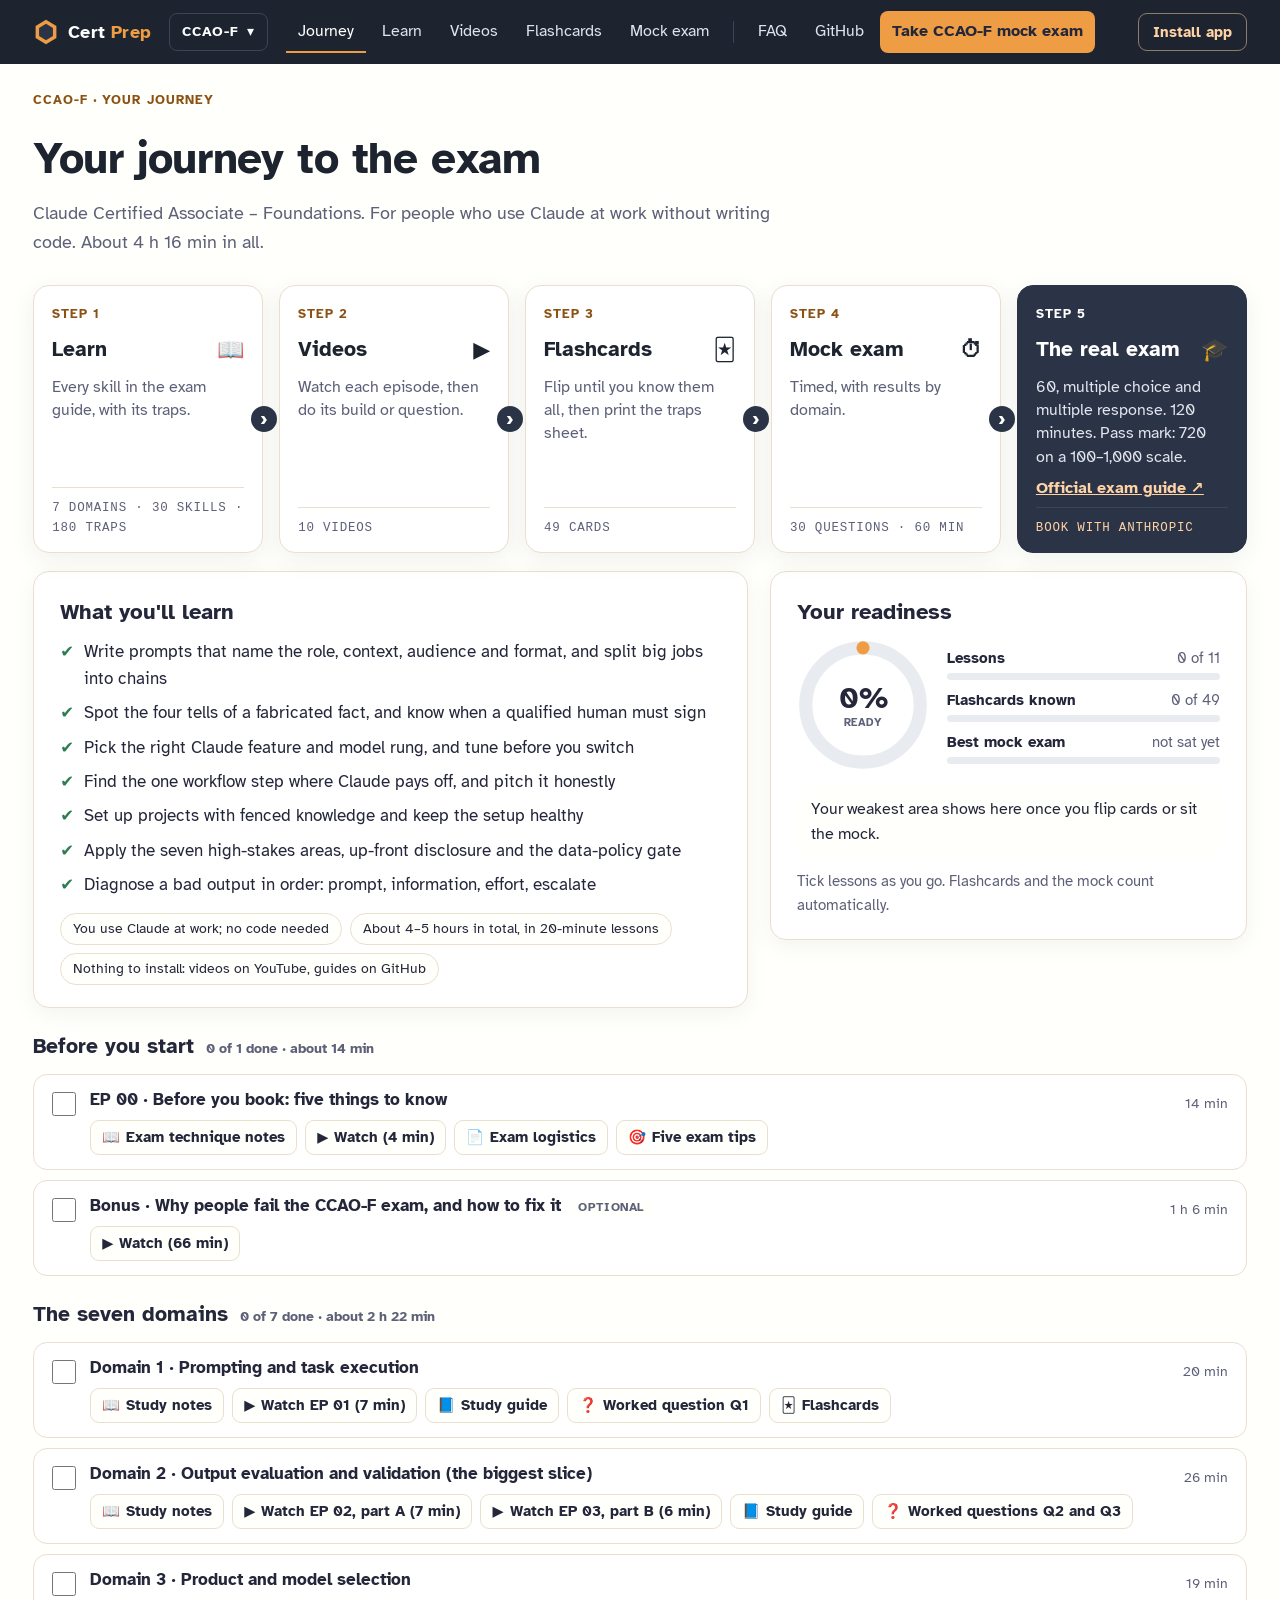
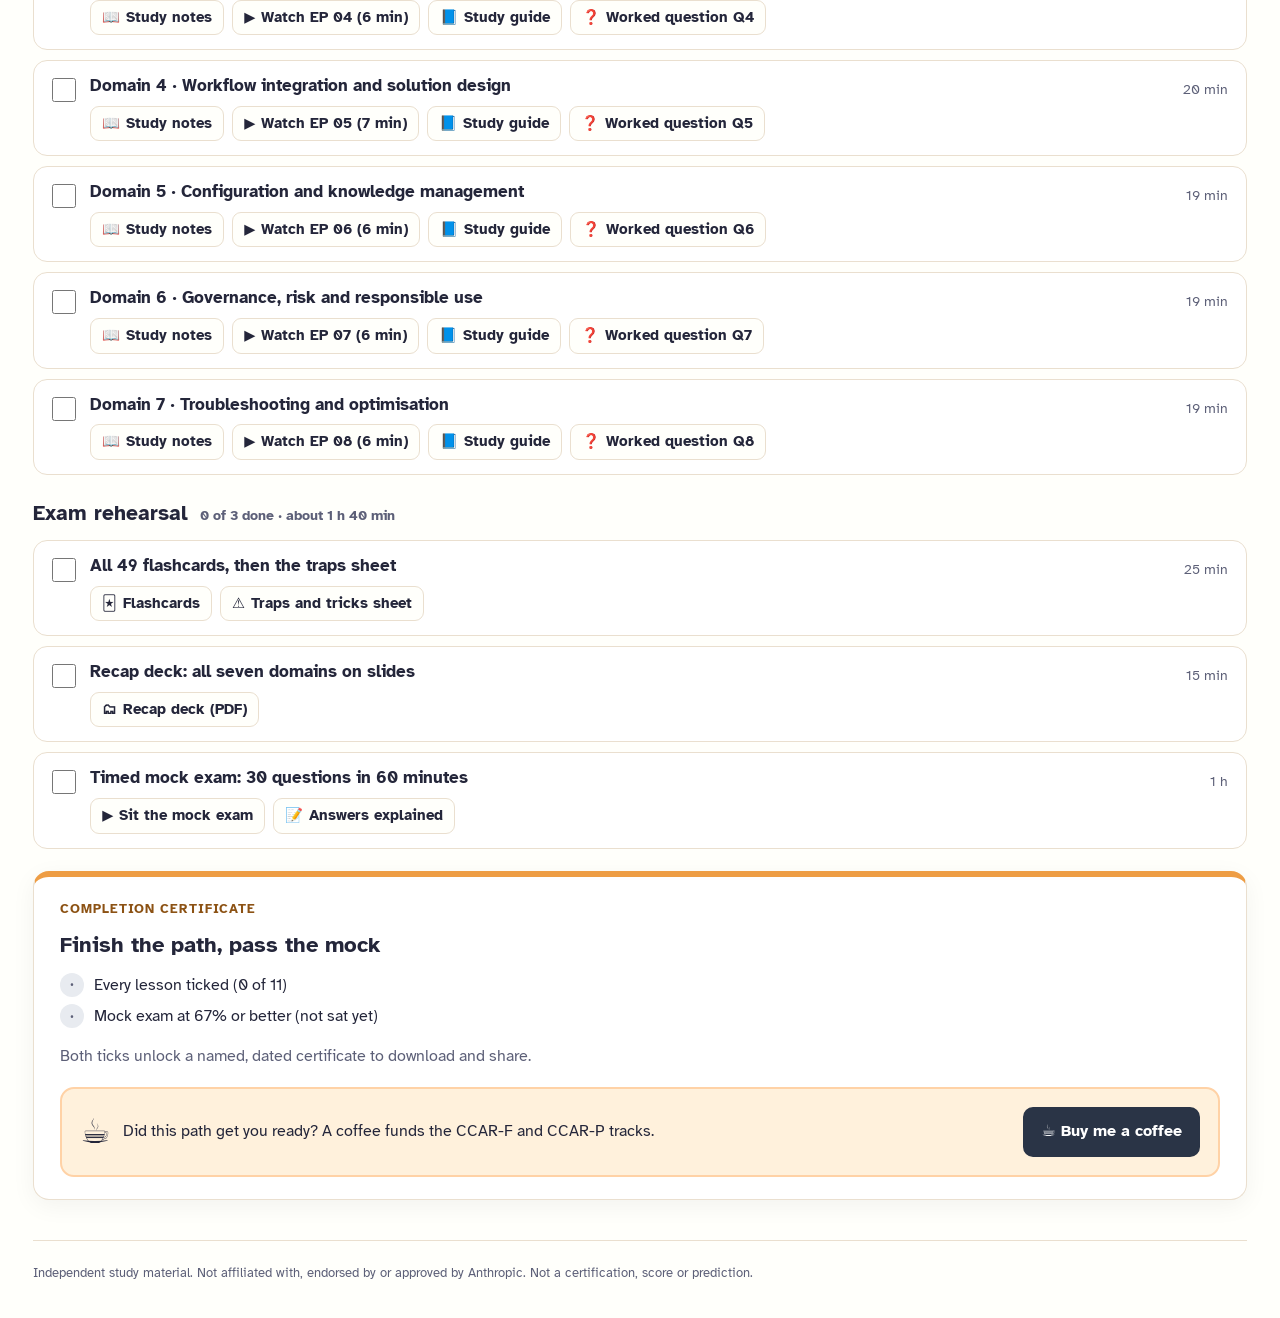
<file: path.html>
<!DOCTYPE html>
<html lang="en">
<head>
<meta charset="UTF-8">
<meta name="viewport" content="width=device-width, initial-scale=1.0">
<title>Claude certification study path and readiness score · Cert Prep</title>
<meta name="description" content="The CCAO-F and CCDV-F study path: lessons in order, a readiness score and a completion certificate.">
<!-- sharing -->
<link rel="canonical" href="https://certprep.cardzo.co.in/path.html">
<meta property="og:type" content="website">
<meta property="og:site_name" content="Cert Prep">
<meta property="og:title" content="Your study journey: lessons, readiness and a completion certificate">
<meta property="og:description" content="The CCAO-F and CCDV-F study path in order, with a readiness score that shows your weakest area. Free, no sign-up. Independent; not affiliated with Anthropic.">
<meta property="og:url" content="https://certprep.cardzo.co.in/path.html">
<meta property="og:image" content="https://certprep.cardzo.co.in/og-image.png">
<meta property="og:image:width" content="1200">
<meta property="og:image:height" content="630">
<meta property="og:image:alt" content="Prepare for your Claude certification: free lessons, exam traps and mock exams. Independent study material, not affiliated with Anthropic.">
<meta name="twitter:card" content="summary_large_image">
<meta name="twitter:title" content="Your study journey: lessons, readiness and a completion certificate">
<meta name="twitter:description" content="The CCAO-F and CCDV-F study path in order, with a readiness score that shows your weakest area. Free, no sign-up. Independent; not affiliated with Anthropic.">
<meta name="twitter:image" content="https://certprep.cardzo.co.in/og-image.png">
<!-- /sharing -->
<link rel="icon" href="data:image/svg+xml,%3Csvg xmlns='http://www.w3.org/2000/svg' viewBox='0 0 120 120'%3E%3Cpolygon points='60,4 108,32 108,88 60,116 12,88 12,32' fill='%23EE9D44'/%3E%3Cpolygon points='60,22 92,41 92,79 60,98 28,79 28,41' fill='%232A3446'/%3E%3C/svg%3E">
<link rel="manifest" href="manifest.webmanifest">
<link rel="apple-touch-icon" href="icons/icon-192.png">
<meta name="theme-color" content="#1D242F">
<meta name="apple-mobile-web-app-title" content="Cert Prep">
<link rel="stylesheet" href="theme.css?v=2026110311">
<style>
  *{box-sizing:border-box; margin:0; padding:0;}
  a{color:inherit;}
  .wrap{max-width:var(--page-max); margin:0 auto; padding:0 var(--page-pad);}
  .label{display:block; font-size:13px; font-weight:800; letter-spacing:.9px; text-transform:uppercase; color:var(--accent-ink); margin-bottom:8px;}

  .head{padding:26px 0 8px; display:flex; flex-wrap:wrap; gap:16px; align-items:center;}
  .head h1{font-size:44px; line-height:1.1; flex:1 1 100%; color:var(--slate-deep); letter-spacing:-.4px;}
  .who{color:var(--grey); font-size:18px; max-width:760px;}

  .grid{display:grid; grid-template-columns:minmax(0,1.5fr) minmax(0,1fr); gap:22px; margin-top:18px; align-items:start;}
  .box{background:var(--card); border:1px solid var(--line); border-radius:16px; padding:22px 26px; box-shadow:0 6px 24px rgba(0,0,0,.05);}
  .box h2{font-size:22px; margin-bottom:10px;}
  .outcomes{list-style:none; display:grid; gap:8px;}
  .outcomes li{display:flex; gap:10px; font-size:16.5px;}
  .outcomes li::before{content:"✔"; color:var(--green); font-weight:800;}
  .prereqs{margin-top:14px; display:flex; flex-wrap:wrap; gap:8px;}
  .prereqs span{background:var(--paper); border:1px solid var(--line); border-radius:999px; padding:4px 12px; font-size:14px;}

  /* journey steps */
  .journey{display:grid; grid-template-columns:repeat(5,minmax(0,1fr)); gap:16px; margin-top:20px;}
  .step{position:relative; display:flex; flex-direction:column; gap:8px; background:var(--card); border:1px solid var(--line); border-radius:16px; padding:18px 18px 14px; text-decoration:none; color:var(--ink); box-shadow:var(--shadow); min-height:220px; transition:transform .15s ease, border-color .15s ease;}
  a.step:hover{border-color:var(--orange); transform:translateY(-2px);}
  .step .n{font-size:12.5px; font-weight:800; letter-spacing:1px; color:var(--orange-ink);}
  .step h3{font-size:21px; display:flex; justify-content:space-between; align-items:center; color:var(--slate-deep);}
  .step h3 span{font-size:22px;}
  .step p{font-size:15.5px; color:var(--muted); line-height:1.5;}
  .step .foot{margin-top:auto; padding-top:10px; border-top:1px solid var(--line); font-family:var(--mono); font-size:12.5px; letter-spacing:.8px; text-transform:uppercase; color:var(--muted);}
  .step.real{background:var(--slate); color:#fff; border-color:var(--slate);}
  .step.real h3, .step.real .n{color:#fff;} .step.real p{color:#E3E5EE;} .step.real .foot{color:var(--peach); border-top-color:#3A4558;}
  .step.real a{color:var(--peach); font-weight:700;}
  .step:not(:last-child)::after{content:"\203A"; position:absolute; right:-15px; top:50%; transform:translateY(-50%); width:26px; height:26px; border-radius:50%; background:var(--slate); color:#fff; display:flex; align-items:center; justify-content:center; font-weight:800; z-index:2;}
  @media (prefers-reduced-motion:reduce){ .step{transition:none;} a.step:hover{transform:none;} }
  @media (max-width:1180px) and (min-width:861px){ .journey{grid-template-columns:repeat(3,minmax(0,1fr));} .step::after{display:none;} }

  /* readiness */
  .ready{display:grid; grid-template-columns:auto 1fr; gap:18px; align-items:center;}
  .ring{width:132px; height:132px; position:relative;}
  .ring svg{transform:rotate(-90deg); width:100%; height:100%;}
  .ring circle{fill:none; stroke-width:12;}
  .ring .bg{stroke:var(--slate-soft);}
  .ring .fg{stroke:var(--accent); stroke-linecap:round; transition:stroke-dasharray .4s;}
  .ring .num{position:absolute; inset:0; display:flex; flex-direction:column; align-items:center; justify-content:center; font-weight:800; font-size:30px; line-height:1;}
  .ring .num small{font-size:11px; font-weight:700; letter-spacing:.6px; color:var(--grey); margin-top:4px;}
  .meters{display:grid; gap:9px;}
  .meter{font-size:14.5px;}
  .meter .row{display:flex; justify-content:space-between; gap:8px;}
  .meter .row b{font-weight:700;}
  .meter .row span{color:var(--grey);}
  .meter i{display:block; height:7px; border-radius:999px; background:var(--slate-soft); overflow:hidden; margin-top:3px;}
  .meter i b{display:block; height:100%; background:var(--accent); width:0;}
  .weak{margin-top:14px; background:var(--paper); border-radius:12px; padding:12px 14px; font-size:15.5px;}
  .weak a{color:var(--accent-ink); font-weight:700;}
  .verdict{margin-top:10px; font-size:15px; color:var(--grey);}

  /* curriculum */
  .section{margin-top:22px;}
  .section h2{font-size:21px; display:flex; align-items:baseline; gap:12px; flex-wrap:wrap; margin-bottom:10px;}
  .section h2 small{font-size:14px; color:var(--grey); font-weight:600;}
  .lesson{display:grid; grid-template-columns:auto 1fr auto; gap:14px; align-items:start; background:var(--card); border:1px solid var(--line); border-radius:14px; padding:14px 18px; margin-bottom:10px;}
  .lesson.done{background:var(--green-soft); border-color:#b9dcc6;}
  .lesson.done .t{text-decoration:line-through; color:var(--ink);}
  .lesson input{width:24px; height:24px; margin-top:3px; accent-color:var(--green); cursor:pointer;}
  .lesson .t{font-weight:700; font-size:17px; line-height:1.35;}
  .lesson .opt{font-size:12px; font-weight:800; letter-spacing:.6px; text-transform:uppercase; color:var(--grey); background:var(--paper); border-radius:999px; padding:2px 9px; margin-left:8px; vertical-align:middle;}
  .lesson .links{display:flex; flex-wrap:wrap; gap:8px; margin-top:8px;}
  .lesson .links a{display:inline-flex; align-items:center; gap:6px; font-size:14.5px; font-weight:600; text-decoration:none; background:var(--paper); border:1px solid var(--line); border-radius:9px; padding:5px 11px;}
  .lesson .links a:hover{border-color:var(--accent); background:var(--accent-soft);}
  .lesson .mins{font-size:14px; color:var(--grey); white-space:nowrap; padding-top:4px;}
  .lesson .score{display:block; font-size:13px; color:var(--green); font-weight:700;}

  /* certificate */
  .cert{margin-top:22px; border-top:6px solid var(--accent);}
  .reqs{list-style:none; display:grid; gap:6px; margin:8px 0 14px; font-size:16px;}
  .reqs li{display:flex; gap:10px; align-items:flex-start;}
  .reqs li .st{flex:none; width:24px; height:24px; border-radius:50%; display:flex; align-items:center; justify-content:center; font-size:13px; font-weight:800; background:var(--slate-soft); color:var(--grey);}
  .reqs li.ok .st{background:var(--green); color:#fff;}
  .name-row{display:flex; flex-wrap:wrap; gap:10px; align-items:center; margin-top:8px;}
  .name-row input{font:inherit; font-size:17px; padding:10px 14px; border:2px solid var(--line); border-radius:10px; flex:1 1 220px; min-width:0;}
  .btn{font:inherit; font-size:16px; font-weight:700; border:2px solid var(--line); background:var(--card); color:var(--ink); border-radius:10px; padding:10px 16px; cursor:pointer; text-decoration:none; display:inline-flex; align-items:center; gap:8px;}
  .btn:hover{border-color:var(--accent);}
  .btn.primary{background:var(--accent); border-color:var(--accent); color:var(--ink);}
  .btn:disabled{opacity:.45; cursor:default;}
  .btn.coffee{background:var(--slate); border-color:var(--slate); color:#fff;}
  .preview{margin-top:14px; display:none;}
  .preview img{width:100%; height:auto; border:1px solid var(--line); border-radius:12px; box-shadow:0 10px 30px rgba(0,0,0,.12);}
  .share{display:flex; flex-wrap:wrap; gap:10px; margin-top:12px;}
  .locked{color:var(--grey); font-size:15.5px;}
  .tip{margin-top:18px; background:var(--cream); border:2px solid var(--peach); border-radius:14px; padding:16px 18px; display:flex; flex-wrap:wrap; gap:12px; align-items:center;}
  .tip p{flex:1 1 320px; font-size:15.5px; color:var(--ink);}
  .supporters{background:#fff; border:1px solid var(--peach); color:var(--slate); font-weight:700; font-size:14px; padding:4px 12px; border-radius:999px;}
  .toast{position:fixed; left:50%; bottom:22px; transform:translateX(-50%); background:var(--green); color:#fff; font-weight:700; padding:12px 20px; border-radius:12px; box-shadow:0 10px 30px rgba(0,0,0,.2); z-index:10;}
  footer{margin-top:40px; padding:22px 0 34px; color:var(--grey); font-size:13px; border-top:1px solid var(--line);}
  .hidden{display:none!important;}
  @media (max-width:860px){
    .grid{grid-template-columns:1fr;}
    .journey{grid-template-columns:1fr;} .step{min-height:0;} .step::after, .step:not(:last-child)::after{display:none;}
    .lesson{padding:12px 14px;} .lesson .links a{min-height:44px;} .lesson input{width:26px; height:26px;}
    footer{font-size:14px;}
    .head h1{font-size:30px;}
    .lesson{grid-template-columns:auto 1fr;} .lesson .mins{grid-column:2; padding-top:0;}
    .wrap{padding:0 16px;}
  }
</style>
</head>
<body>
<header id="siteNav" data-page="journey"></header>

<main class="wrap">
  <div class="head">
    <span class="label" id="trackLabel"></span>
    <h1>Your journey to the exam</h1>
    <p class="who" id="who"></p>
  </div>

  <div class="journey" id="journey"></div>

  <div class="grid">
    <section class="box">
      <h2>What you'll learn</h2>
      <ul class="outcomes" id="outcomes"></ul>
      <div class="prereqs" id="prereqs"></div>
    </section>
    <section class="box" aria-live="polite">
      <h2>Your readiness</h2>
      <div class="ready">
        <div class="ring">
          <svg viewBox="0 0 120 120"><circle class="bg" cx="60" cy="60" r="52"></circle><circle class="fg" id="ringFg" cx="60" cy="60" r="52" stroke-dasharray="0 999"></circle></svg>
          <div class="num"><span id="readyPct">0%</span><small>READY</small></div>
        </div>
        <div class="meters">
          <div class="meter"><div class="row"><b>Lessons</b><span id="mLessons"></span></div><i><b id="bLessons"></b></i></div>
          <div class="meter"><div class="row"><b>Flashcards known</b><span id="mCards"></span></div><i><b id="bCards"></b></i></div>
          <div class="meter"><div class="row"><b>Best mock exam</b><span id="mExam"></span></div><i><b id="bExam"></b></i></div>
        </div>
      </div>
      <div class="weak" id="weak"></div>
      <p class="verdict" id="verdict"></p>
    </section>
  </div>

  <div id="curriculum"></div>

  <section class="box cert" id="cert">
    <span class="label">Completion certificate</span>
    <h2>Finish the path, pass the mock</h2>
    <ul class="reqs" id="reqs"></ul>
    <div id="certLocked" class="locked"></div>
    <div id="certOpen" class="hidden">
      <div class="name-row">
        <input type="text" id="certName" maxlength="60" placeholder="Your name, as it should appear" aria-label="Your name for the certificate">
        <button type="button" class="btn primary" id="makeCert">🎓 Make my certificate</button>
      </div>
      <div class="preview" id="preview"><img id="certImg" alt="Your completion certificate"></div>
      <div class="share hidden" id="share">
        <a class="btn" id="dlCert" download="">⬇ Download PNG</a>
        <a class="btn" id="liShare" target="_blank" rel="noopener">🔗 Share on LinkedIn</a>
        <button type="button" class="btn" id="copyPost">📋 Copy a post</button>
      </div>
    </div>
    <div class="tip">
      <span style="font-size:34px">☕</span>
      <p id="tipText">Did this path get you ready? A coffee funds the CCAR-F and CCAR-P tracks.</p>
      <a class="btn coffee" href="https://buy.stripe.com/5kQ8wSeembHnakwaXGgrS01" target="_blank" rel="noopener">☕ Buy me a coffee</a>
      <span class="supporters hidden" id="supporters"></span>
    </div>
  </section>

  <footer>Independent study material. Not affiliated with, endorsed by or approved by Anthropic. Not a certification, score or prediction.</footer>
</main>
<div class="toast hidden" id="toast" role="status"></div>

<script src="site-nav.js?v=2026110311"></script>
<script src="path-data.js?v=2026110311"></script>
<script src="learn-data-ccao-f.js?v=2026110311"></script>
<script src="learn-data-ccdv-f.js?v=2026110311"></script>
<script src="flashcards-data.js?v=2026110311"></script>
<script>
const PATHS = window.PATH_DATA, FC = window.FC_DATA;
const SITE = "https://certprep.cardzo.co.in/";
const $ = id => document.getElementById(id);
const el = (tag, cls, text) => { const e = document.createElement(tag); if(cls) e.className = cls; if(text !== undefined) e.textContent = text; return e; };
function load(key, fallback){ try{ const v = localStorage.getItem(key); return v ? JSON.parse(v) : fallback; }catch(e){ return fallback; } }
function save(key, val){ try{ localStorage.setItem(key, JSON.stringify(val)); }catch(e){} }
function toast(msg){ const t = $("toast"); t.textContent = msg; t.classList.remove("hidden"); setTimeout(() => t.classList.add("hidden"), 4000); }

const params = new URLSearchParams(location.search);
let track = PATHS[params.get("track")] ? params.get("track") : load("fc-track", "ccao-f");
if(!PATHS[track]) track = "ccao-f";
let done = {};
let certPng = null;

const P = () => PATHS[track];
const lessons = () => P().sections.flatMap(s => s.lessons);
const required = () => lessons().filter(l => !l.opt);
const fmtMins = m => m >= 60 ? `${Math.floor(m / 60)} h ${m % 60 ? (m % 60) + " min" : ""}`.trim() : `${m} min`;

/* ---------- progress sources (all browser-local) ---------- */
function examRecord(){ return load("exam-" + track, null); }
function cardStatus(){ return load("fc-status-" + track, {}); }

function readiness(){
  const req = required(), doneN = req.filter(l => done[l.id]).length;
  const fc = FC[track], st = cardStatus(), known = fc.cards.filter(c => st[c.id] === "known").length;
  const ex = examRecord(), best = ex && ex.best ? ex.best : null;
  const lessonPct = doneN / req.length, cardPct = known / fc.cards.length, examPct = best ? best.pct / 100 : 0;
  const score = Math.round(30 * lessonPct + 30 * cardPct + 40 * examPct);
  /* weakest topic: average of flashcard share and exam share where data exists */
  let weakest = null;
  fc.topics.forEach((tp, ti) => {
    if(/exam technique/i.test(tp.name)) return;
    const cards = fc.cards.filter(c => c.t === ti), seen = cards.filter(c => st[c.id]);
    const parts = [];
    if(seen.length) parts.push(cards.filter(c => st[c.id] === "known").length / cards.length);
    if(best){ const key = Object.keys(P().examMap).find(k => P().examMap[k] === ti); const d = key && best.domains && best.domains[key]; if(d && d.n) parts.push(d.ok / d.n); }
    if(!parts.length) return;
    const v = parts.reduce((a, b) => a + b, 0) / parts.length;
    if(!weakest || v < weakest.v) weakest = {v, ti, name: tp.name};
  });
  return {score, doneN, reqN: req.length, known, cardsN: fc.cards.length, best, weakest};
}

function renderReadiness(){
  const r = readiness();
  $("readyPct").textContent = r.score + "%";
  $("ringFg").setAttribute("stroke-dasharray", `${r.score / 100 * 2 * Math.PI * 52} 999`);
  $("mLessons").textContent = `${r.doneN} of ${r.reqN}`; $("bLessons").style.width = (r.doneN / r.reqN * 100) + "%";
  $("mCards").textContent = `${r.known} of ${r.cardsN}`; $("bCards").style.width = (r.known / r.cardsN * 100) + "%";
  $("mExam").textContent = r.best ? `${r.best.pct}% (${r.best.right} of ${r.best.n})` : "not sat yet"; $("bExam").style.width = (r.best ? r.best.pct : 0) + "%";
  const w = $("weak"); w.textContent = "";
  if(r.weakest){
    w.appendChild(el("b", "", "Weakest area: "));
    const a = el("a", "", r.weakest.name); a.href = `${P().flash}&topic=${r.weakest.ti}`; w.appendChild(a);
    w.appendChild(document.createTextNode(` · ${Math.round(r.weakest.v * 100)}% right. Drill its flashcards, then reread the lesson.`));
  } else {
    w.textContent = "Your weakest area shows here once you flip cards or sit the mock.";
  }
  $("verdict").textContent = r.score >= 85 ? "Exam ready. Book it and read the traps sheet the night before."
    : r.score >= 60 ? "Close. Work on your weakest area, then retake the mock."
    : r.score > 0 ? "Keep going: lessons 30%, flashcards 30%, best mock 40%."
    : "Tick lessons as you go. Flashcards and the mock count automatically.";
  renderCert(r);
}

/* ---------- curriculum ---------- */
function renderCurriculum(){
  const box = $("curriculum"); box.textContent = "";
  const ex = examRecord();
  P().sections.forEach(sec => {
    const s = el("section", "section");
    const h = el("h2", "", sec.title);
    const mins = sec.lessons.reduce((a, l) => a + (l.opt ? 0 : l.mins), 0);
    const doneN = sec.lessons.filter(l => !l.opt && done[l.id]).length, n = sec.lessons.filter(l => !l.opt).length;
    h.appendChild(el("small", "", `${doneN} of ${n} done · about ${fmtMins(mins)}`));
    s.appendChild(h);
    sec.lessons.forEach(l => {
      const row = el("div", "lesson" + (done[l.id] ? " done" : ""));
      const cb = el("input"); cb.type = "checkbox"; cb.checked = !!done[l.id]; cb.setAttribute("aria-label", "Mark done: " + l.title);
      cb.onchange = () => { if(cb.checked) done[l.id] = true; else delete done[l.id]; save("path-done-" + track, done); renderCurriculum(); renderReadiness(); };
      const body = el("div");
      const t = el("div", "t", l.title); if(l.opt) t.appendChild(el("span", "opt", "optional")); body.appendChild(t);
      if(l.exam && ex && ex.best){ body.appendChild(el("span", "score", `Best score ${ex.best.pct}% (${ex.best.right} of ${ex.best.n}) · ${ex.attempts} attempt${ex.attempts > 1 ? "s" : ""}`)); }
      const links = el("div", "links");
      l.links.forEach(([ic, label, url]) => { const a = el("a"); a.href = url; a.appendChild(el("span", "", ic)); a.appendChild(document.createTextNode(label)); if(/^https?:/.test(url) || /\.pdf$/.test(url)){ a.target = "_blank"; a.rel = "noopener"; } links.appendChild(a); });
      body.appendChild(links);
      row.append(cb, body, el("span", "mins", fmtMins(l.mins)));
      s.appendChild(row);
    });
    box.appendChild(s);
  });
}

/* ---------- certificate ---------- */
const PASS = 67;
function renderCert(r){
  const reqs = $("reqs"); reqs.textContent = "";
  const lessonsOk = r.doneN >= r.reqN, examOk = !!(r.best && r.best.pct >= PASS);
  [[lessonsOk, `Every lesson ticked (${r.doneN} of ${r.reqN})`], [examOk, r.best ? `Mock exam at ${PASS}% or better (best so far ${r.best.pct}%)` : `Mock exam at ${PASS}% or better (not sat yet)`]].forEach(([ok, text]) => {
    const li = el("li", ok ? "ok" : ""); li.appendChild(el("span", "st", ok ? "✔" : "·")); li.appendChild(el("span", "", text)); reqs.appendChild(li);
  });
  const open = lessonsOk && examOk;
  $("certOpen").classList.toggle("hidden", !open);
  $("certLocked").classList.toggle("hidden", open);
  $("certLocked").textContent = open ? "" : "Both ticks unlock a named, dated certificate to download and share.";
  $("tipText").textContent = open
    ? "You did the work. If this path got you ready, a coffee funds the CCAR-F and CCAR-P tracks."
    : "Did this path get you ready? A coffee funds the CCAR-F and CCAR-P tracks.";
}

function hexagon(ctx, x, y, r, fill){
  ctx.beginPath();
  for(let i = 0; i < 6; i++){ const a = Math.PI / 3 * i - Math.PI / 2; ctx.lineTo(x + r * Math.cos(a), y + r * Math.sin(a)); }
  ctx.closePath(); ctx.fillStyle = fill; ctx.fill();
}
function wrapText(ctx, text, x, y, maxW, lh){
  const words = text.split(" "); let line = "";
  words.forEach(w => { const test = line ? line + " " + w : w; if(ctx.measureText(test).width > maxW && line){ ctx.fillText(line, x, y); line = w; y += lh; } else line = test; });
  if(line) ctx.fillText(line, x, y);
  return y;
}
function makeCert(){
  const name = $("certName").value.trim();
  if(!name){ $("certName").focus(); toast("Add your name first"); return; }
  save("path-name", name);
  const r = readiness(), p = P();
  const accent = "#EE9D44";
  const W = 1600, H = 1131, c = document.createElement("canvas"); c.width = W; c.height = H;
  const ctx = c.getContext("2d");
  ctx.fillStyle = "#FFFFFB"; ctx.fillRect(0, 0, W, H);
  ctx.fillStyle = "#1D242F"; ctx.fillRect(0, 0, W, 26); ctx.fillRect(0, H - 26, W, 26);
  ctx.strokeStyle = accent; ctx.lineWidth = 6; ctx.strokeRect(60, 70, W - 120, H - 140);
  ctx.strokeStyle = "#EADFCF"; ctx.lineWidth = 2; ctx.strokeRect(76, 86, W - 152, H - 172);
  hexagon(ctx, W / 2, 230, 78, accent); hexagon(ctx, W / 2, 230, 56, "#1D242F");
  ctx.fillStyle = "#fff"; ctx.textAlign = "center"; ctx.font = "800 26px Segoe UI, Arial, sans-serif"; ctx.fillText(p.title, W / 2, 240);
  ctx.fillStyle = "#5D6078"; ctx.font = "700 22px Segoe UI, Arial, sans-serif"; ctx.fillText("CERT PREP  ·  CERTPREP.CARDZO.CO.IN", W / 2, 350);
  ctx.fillStyle = "#24263A"; ctx.font = "800 64px Segoe UI, Arial, sans-serif"; ctx.fillText("Certificate of Completion", W / 2, 430);
  ctx.fillStyle = "#5D6078"; ctx.font = "400 28px Segoe UI, Arial, sans-serif"; ctx.fillText("This certifies that", W / 2, 500);
  ctx.fillStyle = "#8C5214"; ctx.font = "italic 700 76px Georgia, 'Times New Roman', serif"; ctx.fillText(name, W / 2, 600);
  ctx.fillStyle = "#24263A"; ctx.font = "400 30px Segoe UI, Arial, sans-serif";
  wrapText(ctx, `completed the ${p.name} (${p.title}) learning path:`, W / 2, 670, 1200, 40);
  ctx.font = "700 30px Segoe UI, Arial, sans-serif";
  ctx.fillText(`${r.reqN} lessons  ·  best mock exam score ${r.best.pct}% (${r.best.right} of ${r.best.n})  ·  ${r.known} of ${r.cardsN} flashcards known`, W / 2, 730);
  const date = new Date().toLocaleDateString("en-GB", {day: "numeric", month: "long", year: "numeric"});
  ctx.fillStyle = "#5D6078"; ctx.font = "400 26px Segoe UI, Arial, sans-serif"; ctx.fillText(date, W / 2, 800);
  ctx.strokeStyle = "#EADFCF"; ctx.lineWidth = 2; ctx.beginPath(); ctx.moveTo(500, 880); ctx.lineTo(1100, 880); ctx.stroke();
  ctx.font = "700 22px Segoe UI, Arial, sans-serif"; ctx.fillStyle = "#24263A"; ctx.fillText("CorporateChittyChat  ·  " + SITE.replace("https://", ""), W / 2, 920);
  ctx.font = "400 19px Segoe UI, Arial, sans-serif"; ctx.fillStyle = "#5D6078";
  wrapText(ctx, "Independent, free practice material. Not an Anthropic certification, score or endorsement. The mock exam is original material written for this project.", W / 2, 985, 1200, 26);
  certPng = c.toDataURL("image/png");
  $("certImg").src = certPng; $("preview").style.display = "block"; $("share").classList.remove("hidden");
  const dl = $("dlCert"); dl.href = certPng; dl.download = `${p.title}-learning-path-certificate.png`;
  $("liShare").href = "https://www.linkedin.com/sharing/share-offsite/?url=" + encodeURIComponent(SITE + "path.html?track=" + track);
  $("preview").scrollIntoView({behavior: "smooth", block: "nearest"});
}
function copyPost(){
  const r = readiness(), p = P();
  const text = `I completed the ${p.title} (${p.name}) learning path on Cert Prep (certprep.cardzo.co.in), with a best mock exam score of ${r.best.pct}%. Free, unofficial study material built alongside the CorporateChittyChat videos: ${SITE}path.html?track=${track}`;
  (navigator.clipboard ? navigator.clipboard.writeText(text) : Promise.reject()).then(() => toast("Post copied. Attach the PNG when you share it."), () => toast("Copy failed. Copy the text by hand instead."));
}

/* ---------- journey steps ---------- */
function renderJourney(){
  const box = $("journey"); box.textContent = "";
  const p = P(), L = (window.LEARN_DATA || {})[track], fc = FC[track];
  const vids = lessons().reduce((n, l) => n + l.links.filter(x => /youtu\.?be/.test(x[2])).length, 0);
  const domains = L ? L.domains.filter(d => d.w) : [];
  const skills = domains.reduce((n, d) => n + d.subs.length, 0);
  const traps = L ? L.domains.reduce((n, d) => n + d.subs.reduce((m, s) => m + s.traps.length, 0), 0) : 0;
  const ex = examRecord();
  const steps = [
    ["1", "Learn", "\u{1F4D6}", `learn.html?track=${track}`, L ? "Every skill in the exam guide, with its traps." : "Study notes per exam domain.", L ? `${domains.length} domains · ${skills} skills · ${traps} traps` : "study notes"],
    ["2", "Videos", "▶", `videos.html?track=${track}`, "Watch each episode, then do its build or question.", `${vids} videos`],
    ["3", "Flashcards", "\u{1F0CF}", p.flash, "Flip until you know them all, then print the traps sheet.", `${fc.cards.length} cards`],
    ["4", "Mock exam", "⏱", p.exam, ex && ex.best ? `Best so far: ${ex.best.pct}%. Retake it after your weakest area.` : "Timed, with results by domain.", "30 questions · 60 min"]
  ];
  steps.forEach(([n, h, ic, href, txt, foot]) => {
    const a = el("a", "step"); a.href = href;
    const h3 = el("h3", "", h); h3.appendChild(el("span", "", ic));
    a.append(el("span", "n", "STEP " + n), h3, el("p", "", txt), el("span", "foot", foot));
    box.appendChild(a);
  });
  const real = el("div", "step real");
  const h3 = el("h3", "", "The real exam"); h3.appendChild(el("span", "", "\u{1F393}"));
  real.append(el("span", "n", "STEP 5"), h3);
  const g = L && L.glance ? Object.fromEntries(L.glance) : null;
  real.appendChild(el("p", "", g ? `${g.Items}. ${g.Time}. Pass mark: ${g["Pass mark"]}.` : "Format and pass mark are in the exam guide."));
  if(L && L.guide){ const a = el("a", "", "Official exam guide ↗"); a.href = L.guide[2]; a.target = "_blank"; a.rel = "noopener"; const pp = el("p"); pp.appendChild(a); real.appendChild(pp); }
  real.appendChild(el("span", "foot", "Book with Anthropic"));
  box.appendChild(real);
}

/* ---------- track switching ---------- */
function setTrack(t){
  track = t; save("fc-track", t);
  done = load("path-done-" + track, {});
  const p = P();
  document.title = `${p.title} study path and readiness score · Cert Prep`;
  $("trackLabel").textContent = `${p.title} · your journey`;
  renderJourney();
  $("who").textContent = `${p.name}. ${p.who} About ${fmtMins(required().reduce((a, l) => a + l.mins, 0))} in all.`;
  const oc = $("outcomes"); oc.textContent = ""; p.outcomes.forEach(o => oc.appendChild(el("li", "", o)));
  const pr = $("prereqs"); pr.textContent = ""; p.prereqs.forEach(x => pr.appendChild(el("span", "", x)));
  $("preview").style.display = "none"; $("share").classList.add("hidden"); certPng = null;
  renderCurriculum(); renderReadiness();
  try{ history.replaceState(null, "", `?track=${track}`); }catch(e){}
}

$("makeCert").onclick = makeCert;
$("copyPost").onclick = copyPost;
$("certName").value = load("path-name", "");
$("certName").addEventListener("keydown", e => { if(e.key === "Enter") makeCert(); });
window.addEventListener("storage", () => { done = load("path-done-" + track, {}); renderCurriculum(); renderReadiness(); });
window.addEventListener("pageshow", () => { done = load("path-done-" + track, {}); renderCurriculum(); renderReadiness(); });

/* Supporter count, written daily by .github/workflows/supporters.yml; shown once it reaches 3 */
fetch("supporters.json", {cache: "no-store"}).then(r => r.ok ? r.json() : null).then(d => {
  const n = d && Number.isInteger(d.count) ? d.count : 0;
  if(n < 3) return;
  $("supporters").textContent = `☕ ${n} coffees bought so far`; $("supporters").classList.remove("hidden");
}).catch(() => {});

setTrack(track);
</script>
</body>
</html>
</file>
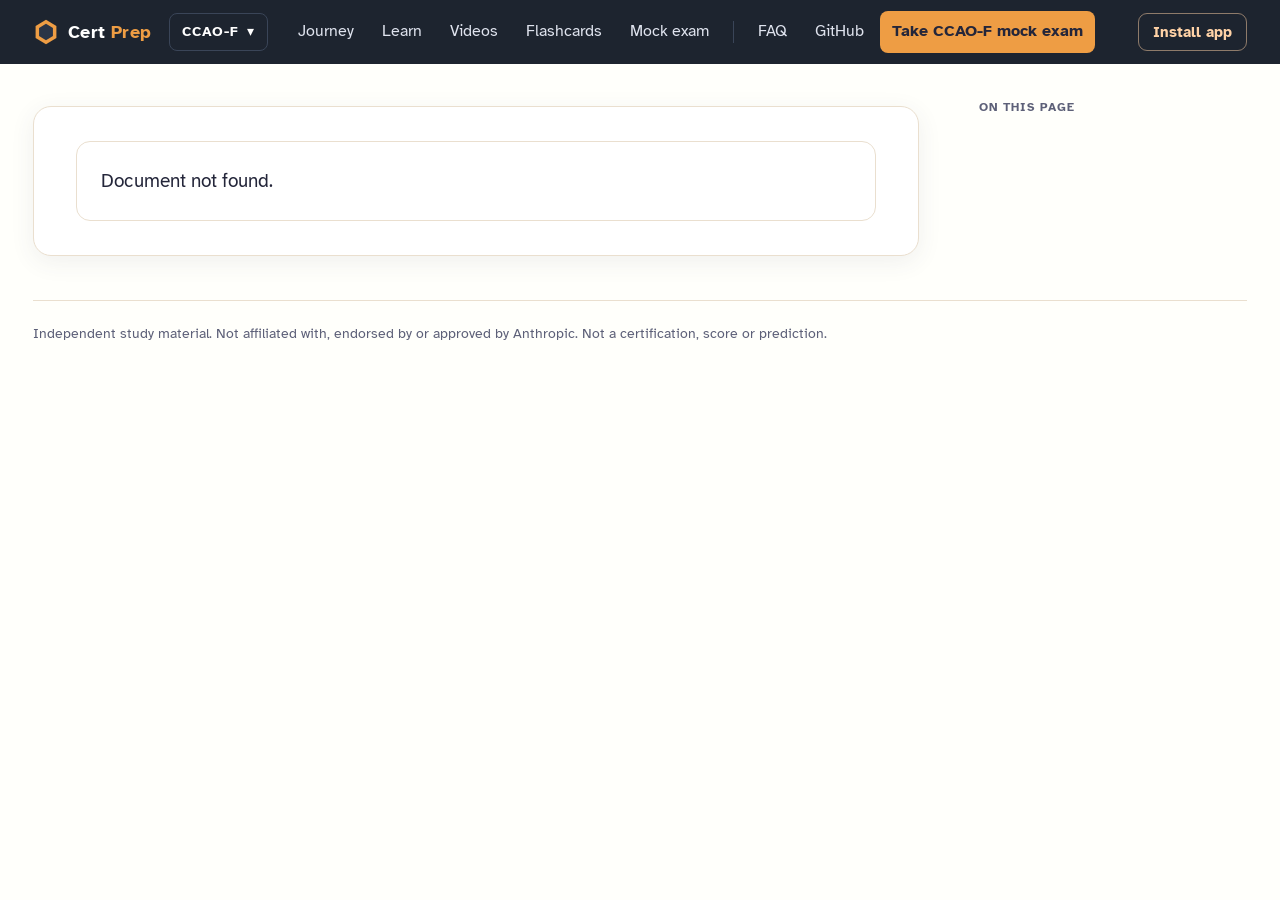
<file: read.html>
<!DOCTYPE html>
<html lang="en">
<head>
<meta charset="UTF-8">
<meta name="viewport" content="width=device-width, initial-scale=1.0">
<title>Claude certification study guides · Cert Prep</title>
<meta name="description" content="Study guides, worked questions and answer explanations for CCAO-F and CCDV-F.">
<!-- sharing -->
<link rel="canonical" href="https://certprep.cardzo.co.in/read.html">
<meta property="og:type" content="website">
<meta property="og:site_name" content="Cert Prep">
<meta property="og:title" content="Study guides and worked questions">
<meta property="og:description" content="Study guides, worked questions and answer explanations for CCAO-F and CCDV-F. Independent; not affiliated with Anthropic.">
<meta property="og:url" content="https://certprep.cardzo.co.in/read.html">
<meta property="og:image" content="https://certprep.cardzo.co.in/og-image.png">
<meta property="og:image:width" content="1200">
<meta property="og:image:height" content="630">
<meta property="og:image:alt" content="Prepare for your Claude certification: free lessons, exam traps and mock exams. Independent study material, not affiliated with Anthropic.">
<meta name="twitter:card" content="summary_large_image">
<meta name="twitter:title" content="Study guides and worked questions">
<meta name="twitter:description" content="Study guides, worked questions and answer explanations for CCAO-F and CCDV-F. Independent; not affiliated with Anthropic.">
<meta name="twitter:image" content="https://certprep.cardzo.co.in/og-image.png">
<!-- /sharing -->
<link rel="icon" href="data:image/svg+xml,%3Csvg xmlns='http://www.w3.org/2000/svg' viewBox='0 0 120 120'%3E%3Cpolygon points='60,4 108,32 108,88 60,116 12,88 12,32' fill='%23EE9D44'/%3E%3Cpolygon points='60,22 92,41 92,79 60,98 28,79 28,41' fill='%232A3446'/%3E%3C/svg%3E">
<link rel="manifest" href="manifest.webmanifest">
<link rel="apple-touch-icon" href="icons/icon-192.png">
<meta name="theme-color" content="#1D242F">
<meta name="apple-mobile-web-app-title" content="Cert Prep">
<link rel="stylesheet" href="theme.css?v=2026110311">
<style>
  *{box-sizing:border-box; margin:0; padding:0;}
  .wrap{max-width:var(--page-max); margin:0 auto; padding:0 var(--page-pad);}
  .layout{display:grid; grid-template-columns:minmax(0,1fr) 280px; gap:48px; align-items:start; padding:28px 0 0;}
  .crumbs{display:flex; flex-wrap:wrap; gap:10px; align-items:center; font-size:15px; color:var(--muted); margin-bottom:14px;}
  .crumbs a{color:var(--orange-ink); font-weight:700; text-decoration:none;}
  .crumbs a:hover{text-decoration:underline;}
  .doc{background:var(--card); border:1px solid var(--line); border-radius:18px; padding:34px 42px; box-shadow:var(--shadow); max-width:1100px;}
  .doc h1{font-size:40px; line-height:1.15; color:var(--slate-deep); margin-bottom:12px;}
  .doc h2{font-size:27px; line-height:1.25; color:var(--slate-deep); margin:34px 0 10px; padding-top:18px; border-top:1px solid var(--line); scroll-margin-top:84px;}
  .doc h3{font-size:21px; color:var(--slate-deep); margin:24px 0 8px; scroll-margin-top:84px;}
  .doc h4{font-size:17px; margin:18px 0 6px;}
  .doc p{margin:10px 0; max-width:82ch;}
  .doc ul, .doc ol{margin:10px 0 10px 26px; display:grid; gap:6px; max-width:82ch;}
  .doc a{color:var(--orange-ink); font-weight:600;}
  .doc code{font-family:var(--mono); font-size:.9em; background:var(--cream); border-radius:5px; padding:1px 6px;}
  .doc pre{background:var(--slate-deep); color:#F4EFE6; border-radius:12px; padding:14px 16px; font-family:var(--mono); font-size:14.5px; line-height:1.55; overflow-x:auto; margin:14px 0;}
  .doc blockquote{margin:14px 0; background:var(--cream); border-left:4px solid var(--orange); border-radius:10px; padding:10px 18px;}
  .doc blockquote p{margin:6px 0;}
  .doc hr{border:0; border-top:1px solid var(--line); margin:24px 0;}
  .doc details{margin:14px 0; background:var(--paper); border:1px solid var(--peach); border-radius:12px; padding:0 18px;}
  .doc details[open]{padding-bottom:6px;}
  .doc summary{cursor:pointer; font-weight:800; color:var(--slate-deep); padding:12px 0;}
  .md-table{overflow-x:auto; margin:14px 0; border:1px solid var(--line); border-radius:12px;}
  .md-table table{width:100%; border-collapse:collapse; font-size:16px;}
  .md-table th{background:var(--slate); color:#fff; text-align:left; padding:9px 14px;}
  .md-table td{padding:9px 14px; border-top:1px solid var(--line); vertical-align:top;}
  .toc{position:sticky; top:84px; max-height:calc(100vh - 100px); overflow:auto;}
  .toc .ttl{font-size:12px; font-weight:800; letter-spacing:1px; text-transform:uppercase; color:var(--muted); padding:6px 12px 8px;}
  .toc ol{list-style:none; border-left:2px solid var(--line);}
  .toc a{display:block; padding:6px 12px; font-size:14.5px; line-height:1.35; color:var(--muted); text-decoration:none; border-left:2px solid transparent; margin-left:-2px;}
  .toc a:hover{color:var(--ink); border-left-color:var(--orange);}
  .side-actions{display:grid; gap:8px; margin-top:16px; padding:0 12px;}
  .side-actions a{font-size:14.5px; font-weight:700; text-decoration:none; border:1px solid var(--line); background:var(--card); border-radius:10px; padding:8px 12px;}
  .side-actions a:hover{border-color:var(--orange);}
  .msg{background:var(--card); border:1px solid var(--line); border-radius:14px; padding:24px;}
  footer{margin-top:44px; padding:22px 0 34px; color:var(--muted); font-size:13.5px; border-top:1px solid var(--line);}
  @media (max-width:1000px){ .layout{grid-template-columns:minmax(0,1fr);} .layout>*{min-width:0;} .toc{display:none;} .doc{padding:22px 18px;} .doc h1{font-size:30px;} .doc h2{font-size:23px;} .doc ul, .doc ol{margin-left:20px;} .md-table table{font-size:15.5px;} .wrap{padding:0 16px;} footer{font-size:14px;} }
</style>
</head>
<body>
<header id="siteNav" data-page="read"></header>
<main class="wrap">
  <div class="layout">
    <div>
      <nav class="crumbs" id="crumbs" aria-label="Breadcrumb"></nav>
      <article class="doc" id="doc" aria-live="polite"></article>
    </div>
    <aside class="toc" aria-label="On this page">
      <div class="ttl">On this page</div>
      <ol id="toc"></ol>
      <div class="side-actions" id="actions"></div>
    </aside>
  </div>
  <footer>Independent study material. Not affiliated with, endorsed by or approved by Anthropic. Not a certification, score or prediction.</footer>
</main>
<script src="site-nav.js?v=2026110311"></script>
<script src="md-view.js?v=2026110311"></script>
<script>
const $ = id => document.getElementById(id);
const el = (tag, cls, text) => { const e = document.createElement(tag); if(cls) e.className = cls; if(text !== undefined) e.textContent = text; return e; };
const doc = new URLSearchParams(location.search).get("doc") || "";
const track = (doc.split("/")[0] || "").toLowerCase();
const REPO = "https://github.com/CorporateChittyChat/claude-certification-prep/blob/main/";

function crumbs(title){
  const c = $("crumbs");
  const home = el("a", "", "Home"); home.href = "./";
  c.append(home);
  if(/^cc[a-z]{2}-[fp]$/.test(track)){
    c.append(document.createTextNode("›"));
    const j = el("a", "", track.toUpperCase() + " journey"); j.href = "path.html?track=" + track; c.append(j);
    c.append(document.createTextNode("›"));
    const l = el("a", "", "Learn"); l.href = "learn.html?track=" + track; c.append(l);
  }
  c.append(document.createTextNode("›"), el("span", "", title));
}

if(!MD.DOC_RE.test(doc)){
  $("doc").append(el("div", "msg", "Document not found."));
} else {
  fetch(doc, { cache: "no-cache" }).then(r => { if(!r.ok) throw new Error(r.status); return r.text(); }).then(md => {
    $("doc").append(MD.render(md, doc));
    const h1 = $("doc").querySelector("h1");
    const title = h1 ? h1.textContent : doc;
    document.title = title + " · Cert Prep";
    crumbs(title);
    $("doc").querySelectorAll("h2").forEach(h => {
      const li = el("li"), a = el("a", "", h.textContent); a.href = "#" + h.id; li.append(a); $("toc").append(li);
    });
    const gh = el("a", "", "View on GitHub ↗"); gh.href = REPO + doc; gh.target = "_blank"; gh.rel = "noopener";
    const pr = el("a", "", "🖨 Print or save as PDF"); pr.href = "#"; pr.addEventListener("click", e => { e.preventDefault(); window.print(); });
    $("actions").append(gh, pr);
    if(location.hash){
      const t = document.getElementById(decodeURIComponent(location.hash.slice(1)));
      if(t){ const d = t.closest("details"); if(d) d.open = true; setTimeout(() => t.scrollIntoView({ block: "start" }), 50); }
    }
  }).catch(() => {
    $("doc").append(el("div", "msg", "Couldn't load this document. Check your connection."));
  });
}
</script>
</body>
</html>
</file>
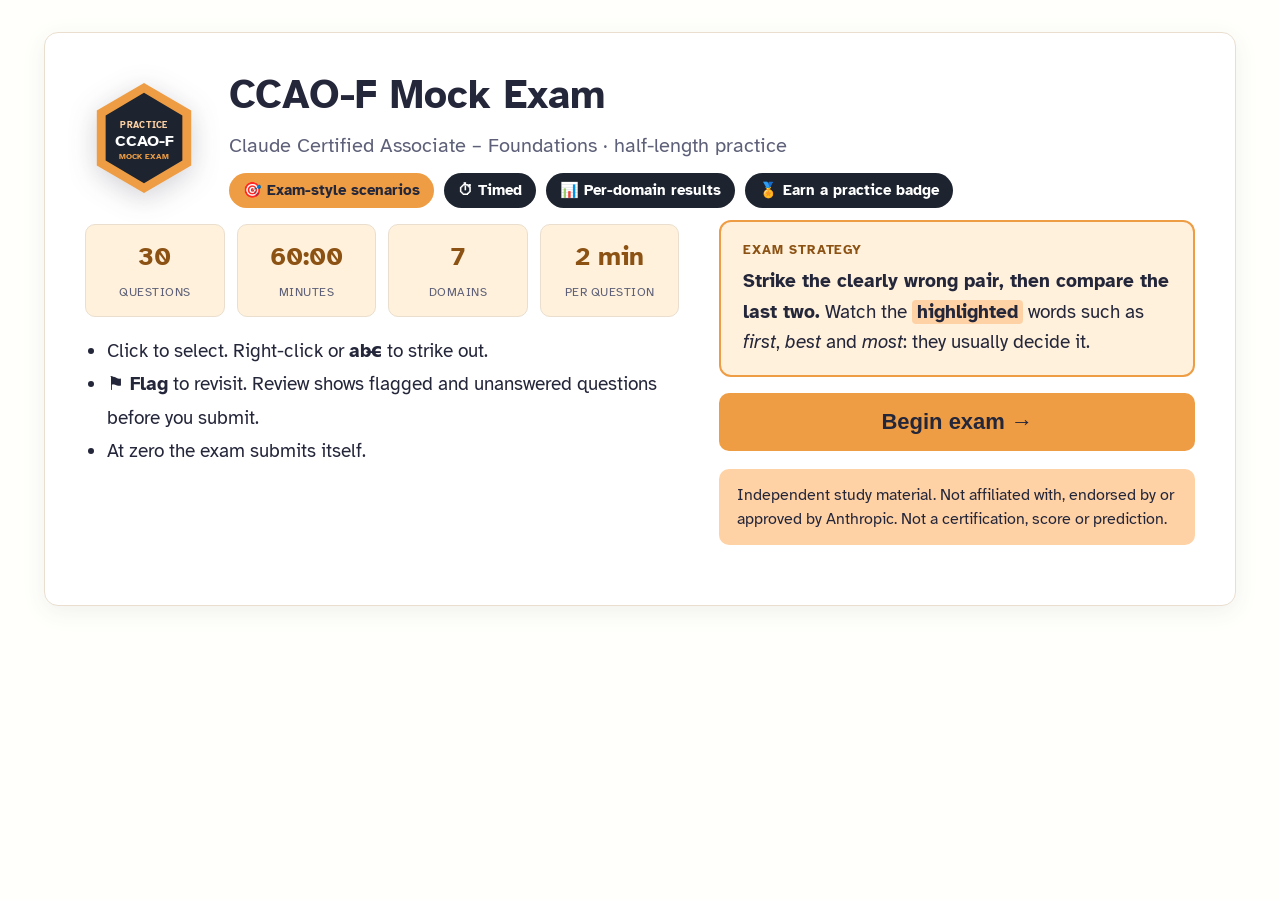
<file: ccao-f/practice/mock-exam-player.html>
<!DOCTYPE html>
<html lang="en">
<head>
<meta charset="UTF-8">
<meta name="viewport" content="width=device-width, initial-scale=1.0">
<title>CCAO-F practice exam: free, timed, 30 questions · Cert Prep</title>
<meta name="description" content="A free timed practice exam for CCAO-F with a breakdown by domain. Original questions, not real exam items. Independent; not affiliated with Anthropic.">
<!-- sharing -->
<link rel="canonical" href="https://certprep.cardzo.co.in/ccao-f/practice/mock-exam-player.html">
<meta property="og:type" content="website">
<meta property="og:site_name" content="Cert Prep">
<meta property="og:title" content="CCAO-F practice mock exam: 30 questions, timed">
<meta property="og:description" content="A free timed practice exam for CCAO-F with a breakdown by domain. Original questions, not real exam items. Independent; not affiliated with Anthropic.">
<meta property="og:url" content="https://certprep.cardzo.co.in/ccao-f/practice/mock-exam-player.html">
<meta property="og:image" content="https://certprep.cardzo.co.in/og-image.png">
<meta property="og:image:width" content="1200">
<meta property="og:image:height" content="630">
<meta property="og:image:alt" content="Prepare for your Claude certification: free lessons, exam traps and mock exams. Independent study material, not affiliated with Anthropic.">
<meta name="twitter:card" content="summary_large_image">
<meta name="twitter:title" content="CCAO-F practice mock exam: 30 questions, timed">
<meta name="twitter:description" content="A free timed practice exam for CCAO-F with a breakdown by domain. Original questions, not real exam items. Independent; not affiliated with Anthropic.">
<meta name="twitter:image" content="https://certprep.cardzo.co.in/og-image.png">
<!-- /sharing -->
<link rel="icon" href="data:image/svg+xml,%3Csvg xmlns='http://www.w3.org/2000/svg' viewBox='0 0 120 120'%3E%3Cpolygon points='60,4 108,32 108,88 60,116 12,88 12,32' fill='%23EE9D44'/%3E%3Cpolygon points='60,22 92,41 92,79 60,98 28,79 28,41' fill='%231D242F'/%3E%3C/svg%3E">
<link rel="manifest" href="../../manifest.webmanifest">
<link rel="apple-touch-icon" href="../../icons/icon-192.png">
<meta name="theme-color" content="#1D242F">
<meta name="apple-mobile-web-app-title" content="Cert Prep">
<link rel="stylesheet" href="../../theme.css?v=2026110311">
<style>
  /* palette tokens come from theme.css; these two are page-only names for palette colours */
  :root{ --orange-soft:var(--peach); --mark:var(--peach); }
  *{box-sizing:border-box; margin:0; padding:0;}
  body{font-family:var(--font); background:var(--paper); color:var(--ink); font-size:19px; line-height:1.5;}
  mark.q{background:var(--mark); color:inherit; padding:0 5px; border-radius:4px; font-weight:700;}
  .label{display:block; font-size:13px; font-weight:800; letter-spacing:.9px; text-transform:uppercase; color:var(--orange-ink); margin-bottom:6px;}
  .hidden{display:none!important;}

  /* ---------- header bar ---------- */
  header{background:var(--slate-deep); color:#fff; display:flex; align-items:center; gap:18px; padding:14px 28px; position:sticky; top:0; z-index:5;}
  header .brand{font-weight:700; letter-spacing:.4px;}
  header .brand small{display:block; font-weight:400; font-size:12px; color:rgba(255,241,220,.82);}
  header .qpos{margin-left:auto; font-size:17px; color:var(--cream);}
  #timer{font-variant-numeric:tabular-nums; font-weight:700; font-size:22px; background:var(--panel); padding:6px 14px; border-radius:8px;}
  #timer.low{background:var(--red); animation:pulse 1s infinite;}
  @keyframes pulse{50%{opacity:.65}}
  .hbtn{background:var(--slate); color:#fff; border:1px solid rgba(255,241,220,.28); border-radius:8px; padding:8px 16px; font-size:16px; cursor:pointer;}
  .hbtn:hover{background:var(--muted);}
  .hbtn.flagged{background:var(--orange); border-color:var(--orange); color:var(--ink); font-weight:700;}

  /* ---------- start screen ---------- */
  .center-wrap{max-width:880px; margin:48px auto; padding:0 24px;}
  .start-card{background:var(--card); border:1px solid var(--line); border-radius:14px; padding:44px 48px; box-shadow:var(--shadow);}
  .start-card h1{font-size:40px; margin-bottom:6px;}
  .start-card .sub{color:var(--grey); font-size:20px; margin-bottom:26px;}
  .facts{display:flex; gap:16px; margin:22px 0 26px; flex-wrap:wrap;}
  .fact{flex:1; min-width:150px; background:var(--cream); border:1px solid var(--line); border-radius:10px; padding:16px; text-align:center;}
  .fact b{display:block; font-size:30px; color:var(--orange-ink);}
  .fact span{font-size:14px; color:var(--grey); text-transform:uppercase; letter-spacing:.5px;}
  .rules{line-height:1.75; margin-bottom:26px;}
  .rules li{margin-left:22px;}
  /* ---------- badges ---------- */
  .hero{display:flex; align-items:center; gap:26px; margin-bottom:8px;}
  .emblem{flex:none; width:118px; height:118px; filter:drop-shadow(0 6px 14px rgba(44,46,67,.22));}
  .emblem text{font-family:var(--font);}
  .chips{display:flex; flex-wrap:wrap; gap:10px; margin:6px 0 4px;}
  .chip{display:inline-flex; align-items:center; gap:6px; background:var(--slate-deep); color:#fff; font-size:15px; font-weight:600; padding:6px 14px; border-radius:999px;}
  .chip.hot{background:var(--orange); color:var(--ink);}
  .earned{display:flex; align-items:center; gap:24px; border-radius:14px; padding:22px 26px; margin:6px 0 18px; border:2px solid var(--line); background:var(--cream);}
  .earned .emblem{width:104px; height:104px; animation:pop .6s ease-out;}
  .earned h3{font-size:28px; line-height:1.2;}
  .earned p{font-size:18px; margin-top:4px;}
  .earned small{display:block; color:var(--grey); font-size:14px; margin-top:6px;}
  @keyframes pop{0%{transform:scale(.4) rotate(-12deg); opacity:0} 70%{transform:scale(1.08)} 100%{transform:scale(1)}}
  @media (prefers-reduced-motion:reduce){ .earned .emblem, #timer.low{animation:none;} }
  .progress{position:absolute; left:0; right:0; bottom:-8px; height:8px; background:var(--line);}
  .progress i{display:block; height:100%; width:0; background:var(--orange); transition:width .25s;}
  @media (max-width:640px){ .hero{flex-direction:column; align-items:flex-start;} .start-card{padding:28px 20px;} .start-card h1{font-size:30px;} .earned{flex-direction:column; align-items:flex-start;} }
  .tip{background:var(--cream); border:2px solid var(--orange); border-radius:12px; padding:18px 22px; margin-bottom:24px; font-size:19px; line-height:1.6;}
  .disclaimer{background:var(--orange-soft); border-radius:10px; padding:14px 18px; font-size:16px; margin-bottom:28px;}
  .big-btn{background:var(--orange); color:var(--ink); border:none; font-size:22px; font-weight:700; padding:16px 42px; border-radius:10px; cursor:pointer;}
  .big-btn:hover{filter:brightness(1.06);}
  .center-wrap.wide{max-width:1240px; margin-top:32px;}
  .start-grid{display:block;}
  .start-side .big-btn{width:100%;}
  @media (min-width:1000px){
    .start-grid{display:grid; grid-template-columns:minmax(0,1.25fr) minmax(0,1fr); gap:40px; align-items:start;}
    .start-grid .facts{display:grid; grid-template-columns:repeat(4,minmax(0,1fr)); gap:12px; margin:4px 0 18px;}
    .start-grid .fact{min-width:0; padding:12px 6px;}
    .start-grid .fact b{font-size:26px;}
    .start-grid .fact span{font-size:12px;}
    .center-wrap.wide .start-card{padding:32px 40px;}
    .start-side .big-btn{margin-bottom:18px;}
    .start-side .tip{margin-bottom:16px;}
    .start-side{position:sticky; top:24px;}
  }

  /* ---------- exam screen ---------- */
  .exam-wrap{max-width:1100px; margin:34px auto 120px; padding:0 28px;}
  .meta-row{display:flex; align-items:center; gap:12px; margin-bottom:14px;}
  .domain-tag{background:var(--slate-deep); color:#fff; font-size:14px; letter-spacing:.6px; text-transform:uppercase; padding:5px 14px; border-radius:999px;}
  .flag-note{color:var(--orange-ink); font-weight:700; font-size:16px;}
  .stem{background:var(--card); border:1px solid var(--line); border-left:6px solid var(--orange); border-radius:12px; padding:26px 30px; font-size:22px; line-height:1.55; margin-bottom:22px;}
  .stem .scenario{color:var(--slate); margin-bottom:18px;}
  .stem .ask{font-size:24px; font-weight:700; color:var(--ink); background:var(--cream); border-radius:8px; padding:12px 16px;}
  .opt{display:flex; align-items:center; gap:16px; background:var(--card); border:2px solid var(--line); border-radius:12px; padding:16px 20px; margin-bottom:12px; cursor:pointer; transition:border-color .12s;}
  .opt:hover{border-color:var(--peach);}
  .opt .letter{flex:none; width:40px; height:40px; border-radius:50%; border:2px solid var(--ink); display:flex; align-items:center; justify-content:center; font-weight:700; font-size:19px;}
  .opt .txt{flex:1; font-size:20px; line-height:1.45;}
  .opt.selected{border-color:var(--orange); background:var(--cream);}
  .opt.selected .letter{background:var(--orange); border-color:var(--orange); color:var(--ink);}
  .opt.struck .txt, .opt.struck .letter{text-decoration:line-through; opacity:.38;}
  .opt .strike-btn{flex:none; border:1px solid var(--line); background:var(--paper); color:var(--grey); border-radius:8px; font-size:14px; padding:6px 10px; cursor:pointer;}
  .opt .strike-btn:hover{color:var(--red); border-color:var(--red);}
  .hint{color:var(--grey); font-size:16px; margin-top:8px;}

  /* ---------- footer nav ---------- */
  .navbar{position:fixed; bottom:0; left:0; right:0; background:var(--slate-deep); padding:14px 28px; display:flex; gap:14px; align-items:center; z-index:5;}
  .navbar .spacer{flex:1;}
  @media (max-width:640px){
    .navbar{padding:10px 12px; gap:8px; flex-wrap:wrap;}
    .navbar .spacer{display:none;}
    .nbtn{flex:1 1 auto; padding:10px 12px; font-size:16px;}
    #topbar{flex-wrap:wrap; gap:8px 12px;}
    #topbar .brand small{display:none;}
    #topbar .brand{white-space:nowrap;}
    #topbar .hbtn{padding:6px 10px; font-size:14px;}
  }
  .nbtn{background:var(--slate); color:#fff; border:1px solid rgba(255,241,220,.28); border-radius:9px; padding:12px 26px; font-size:18px; cursor:pointer;}
  .nbtn:hover{background:var(--muted);}
  .nbtn.primary{background:var(--orange); border-color:var(--orange); color:var(--ink); font-weight:700;}

  /* ---------- review screen ---------- */
  .review-grid{display:grid; grid-template-columns:repeat(auto-fill,minmax(74px,1fr)); gap:12px; margin:26px 0 30px;}
  .rq{position:relative; border:2px solid var(--line); background:var(--card); border-radius:10px; padding:14px 0; text-align:center; font-weight:700; font-size:19px; cursor:pointer;}
  .rq.answered{background:var(--green-soft); border-color:var(--green);}
  .rq.unanswered{background:var(--slate-soft); color:var(--muted); border-style:dashed; border-color:var(--muted);}
  .rq.flag::after{content:"⚑"; position:absolute; top:-10px; right:-4px; color:var(--orange-ink); font-size:19px;}
  .legend{display:flex; gap:22px; color:var(--grey); font-size:16px; margin-bottom:8px; flex-wrap:wrap;}
  .legend i{display:inline-block; width:14px; height:14px; border-radius:4px; margin-right:6px; vertical-align:-1px;}

  /* ---------- results ---------- */
  .score-line{font-size:46px; font-weight:800; margin:10px 0 4px;}
  .score-line small{font-size:22px; color:var(--grey); font-weight:400;}
  table{border-collapse:collapse; width:100%; margin:20px 0 30px; background:var(--card); border-radius:10px; overflow:hidden;}
  th,td{border:1px solid var(--line); padding:12px 16px; text-align:left; font-size:18px;}
  th{background:var(--slate-deep); color:#fff; font-size:15px; letter-spacing:.5px; text-transform:uppercase;}
  td.good{color:var(--green); font-weight:700;} td.bad{color:var(--red); font-weight:700; background:var(--red-soft);}
  td.bad a{color:var(--red);}
  .coffee-note{font-size:16px; color:var(--grey); margin:-6px 0 16px;}
  .coffee-note a{color:var(--orange-ink); font-weight:700;}
  .callout{background:var(--cream); border-left:5px solid var(--slate); border-radius:8px; padding:12px 16px; font-size:18px; margin:6px 0 18px;}
  .focus{border-radius:12px; padding:18px 22px; margin:4px 0 20px; font-size:19px;}
  .focus.weak{background:var(--red-soft); border:2px solid var(--red);}
  .focus.strong{background:var(--green-soft); border:2px solid var(--green);}
  .focus ul{margin:8px 0 0 22px;} .focus li{margin:4px 0;}
  .focus a{color:var(--ink); font-weight:700;}
  .rev-head{display:flex; align-items:center; gap:12px; flex-wrap:wrap; margin:8px 0 16px;}
  .rev-head h2{font-size:24px; margin-right:auto;}
  .seg{background:var(--card); color:var(--ink); border:2px solid var(--line); border-radius:999px; padding:7px 16px; font-size:16px; cursor:pointer;}
  .seg.on{background:var(--slate-deep); border-color:var(--slate-deep); color:#fff;}
  .rev-item{background:var(--card); border:1px solid var(--line); border-left:6px solid var(--line); border-radius:12px; padding:22px 26px; margin-bottom:18px;}
  .rev-item.right{border-left-color:var(--green);}
  .rev-item.wrong{border-left-color:var(--red);}
  .rev-item .rstem{font-size:20px; font-weight:600; margin:6px 0 12px; line-height:1.5;}
  .rev-item .ans{font-size:18px; margin:4px 0;}
  .rev-item .ok{color:var(--green); font-weight:700;} .rev-item .no{color:var(--red); font-weight:700;}
  .rev-item .why{background:var(--cream); border-left:5px solid var(--orange); border-radius:8px; padding:14px 18px; margin-top:12px; font-size:19px; line-height:1.6; font-weight:500;}
  .reviewList.missed-only .rev-item.right{display:none;}
  /* phones: the question gets the width; facts sit two by two; the results table scrolls inside its box */
  @media (max-width:640px){
    .center-wrap{margin:20px auto; padding:0 14px;}
    .exam-wrap{margin:18px auto 150px; padding:0 14px;}
    .stem{padding:16px 16px; font-size:19px; border-left-width:5px;}
    .stem .ask{font-size:19.5px; padding:10px 12px;}
    .opt{padding:12px 12px; gap:10px; align-items:flex-start;}
    .opt .letter{width:34px; height:34px; font-size:17px;}
    .opt .txt{font-size:18px;}
    .opt .strike-btn{min-height:40px;}
    .facts{display:grid; grid-template-columns:repeat(2,minmax(0,1fr)); gap:8px;}
    .fact{min-width:0; padding:10px 4px;} .fact b{font-size:24px;} .fact span{font-size:13px;}
    .big-btn{width:100%; font-size:20px; padding:16px 20px;}
    .tip{font-size:17.5px; padding:14px 16px;}
    .nbtn{min-height:48px;}
    .rev-item{padding:16px 14px;} .rev-item .rstem{font-size:18.5px;} .rev-item .why{font-size:17.5px; padding:12px 14px;}
    .score-line{font-size:38px;}
    table{display:block; overflow-x:auto;}
    th,td{font-size:16px; padding:10px 12px;}
  }
  /* small phones: the exam bar is one row (question count, flag, timer); the title is already on the start screen */
  @media (max-width:480px){
    #topbar{flex-wrap:nowrap; padding:8px 12px; gap:8px;}
    #topbar .brand{display:none;}
    #topbar .qpos{margin-left:0; margin-right:auto; font-size:15px; white-space:nowrap;}
    #topbar .hbtn{min-height:40px; padding:6px 9px; white-space:nowrap;}
    #timer{font-size:17px; padding:5px 9px;}
  }
  .pill{display:inline-block; background:var(--slate-deep); color:#fff; font-size:13px; padding:4px 12px; border-radius:999px; letter-spacing:.5px; text-transform:uppercase;}
</style>
</head>
<body>

<header id="topbar" class="hidden">
  <div class="brand">CCAO-F Mock Exam<small>Unofficial practice exam</small></div>
  <div class="qpos" id="qpos"></div>
  <button class="hbtn" id="flagBtn">⚑ Flag for review</button>
  <div id="timer">60:00</div>
  <div class="progress" id="progress" title="Questions answered"><i id="progressBar"></i></div>
</header>

<!-- START -->
<section id="startScreen" class="center-wrap wide">
  <div class="start-card">
    <div class="hero">
      <svg class="emblem" viewBox="0 0 120 120" role="img" aria-label="CCAO-F practice exam badge">
        <polygon points="60,4 108,32 108,88 60,116 12,88 12,32" fill="#EE9D44"/>
        <polygon points="60,14 99,37 99,83 60,106 21,83 21,37" fill="#1D242F"/>
        <text x="60" y="50" text-anchor="middle" fill="#FFD2A6" font-size="9" font-weight="700" textLength="48" lengthAdjust="spacingAndGlyphs">PRACTICE</text>
        <text x="60" y="68" text-anchor="middle" fill="#fff" font-size="16" font-weight="800" textLength="60" lengthAdjust="spacingAndGlyphs">CCAO-F</text>
        <text x="60" y="81" text-anchor="middle" fill="#EE9D44" font-size="8.5" font-weight="700" textLength="50" lengthAdjust="spacingAndGlyphs">MOCK EXAM</text>
      </svg>
      <div>
        <h1>CCAO-F Mock Exam</h1>
        <div class="sub" style="margin-bottom:12px">Claude Certified Associate – Foundations · half-length practice</div>
        <div class="chips">
          <span class="chip hot">🎯 Exam-style scenarios</span>
          <span class="chip">⏱ Timed</span>
          <span class="chip">📊 Per-domain results</span>
          <span class="chip">🏅 Earn a practice badge</span>
        </div>
      </div>
    </div>
    <div class="start-grid">
    <div class="start-main">
    <div class="facts">
      <div class="fact"><b>30</b><span>questions</span></div>
      <div class="fact"><b>60:00</b><span>minutes</span></div>
      <div class="fact"><b>7</b><span>domains</span></div>
      <div class="fact"><b>2 min</b><span>per question</span></div>
    </div>
    <ul class="rules">
      <li>Click to select. Right-click or <b>abc̶</b> to strike out.</li>
      <li><b>⚑ Flag</b> to revisit. Review shows flagged and unanswered questions before you submit.</li>
      <li>At zero the exam submits itself.</li>
    </ul>
    </div>
    <div class="start-side">
    <div class="tip"><span class="label">Exam strategy</span>
      <b>Strike the clearly wrong pair, then compare the last two.</b>
      Watch the <mark class="q">highlighted</mark> words such as <i>first</i>, <i>best</i> and <i>most</i>: they usually decide it.</div>
    <button class="big-btn" onclick="startExam()">Begin exam →</button>
    <div class="disclaimer">Independent study material. Not affiliated with, endorsed by or approved by Anthropic. Not a certification, score or prediction.</div>
    </div>
    </div>
  </div>
</section>

<!-- EXAM -->
<section id="examScreen" class="exam-wrap hidden">
  <div class="meta-row">
    <span class="domain-tag" id="domainTag"></span>
    <span class="flag-note hidden" id="flagNote">⚑ Flagged for review</span>
  </div>
  <div class="stem" id="stem"></div>
  <div id="opts"></div>
  <div class="hint">Right-click or abc̶ to strike out · select it again to clear</div>
</section>

<!-- REVIEW -->
<section id="reviewScreen" class="center-wrap hidden">
  <div class="start-card">
    <h1 style="font-size:32px;">Review your answers</h1>
    <div class="legend">
      <span><i style="background:var(--green-soft);border:1px solid var(--green)"></i>Answered</span>
      <span><i style="background:var(--slate-soft);border:1px dashed var(--muted)"></i>Unanswered</span>
      <span style="color:var(--orange-ink); font-weight:700">⚑ Flagged</span>
    </div>
    <div class="review-grid" id="reviewGrid"></div>
    <div id="reviewSummary" style="margin-bottom:22px; font-size:19px;"></div>
    <button class="nbtn" style="background:var(--panel)" onclick="backToExam()">← Return to exam</button>
    <button class="big-btn" style="font-size:19px; padding:13px 34px;" onclick="submitExam(false)">Submit exam</button>
  </div>
</section>

<!-- RESULTS -->
<section id="resultsScreen" class="center-wrap hidden" style="max-width:1000px;">
  <div class="start-card">
    <h1 style="font-size:32px;">Results</h1>
    <div class="earned" id="earned"></div>
    <p class="coffee-note">Found this mock exam useful? <a href="https://buy.stripe.com/5kQ8wSeembHnakwaXGgrS01" target="_blank" rel="noopener">☕ Buy me a coffee</a>.</p>
    <div class="score-line" id="scoreLine"></div>
    <div id="passNote" class="callout"></div>
    <div id="focusBox" class="focus"></div>
    <table id="domainTable"></table>
    <div class="rev-head">
      <h2>Question review</h2>
      <button class="seg on" id="showAll" onclick="filterReview(false)">All questions</button>
      <button class="seg" id="showMissed" onclick="filterReview(true)">Missed only</button>
    </div>
    <div id="reviewList" class="reviewList"></div>
  </div>
</section>

<div class="navbar hidden" id="navbar">
  <button class="nbtn" id="prevBtn" onclick="go(-1)">← Previous</button>
  <button class="nbtn" id="nextBtn" onclick="go(1)">Next →</button>
  <div class="spacer"></div>
  <button class="nbtn primary" onclick="openReview()">Review &amp; submit</button>
</div>

<script>
/* 30 original questions — claude-certification-prep, ccao-f/practice/mock-exam.md.
   correct = index into options as authored; display order is rotated per question
   so correct letters spread across A-D on screen. */
const Q = [
 // Domain 1
 {d:"Domain 1 · Prompting", s:"A colleague's prompt reads “improve this document.” The output is long, generic, and unusable. The highest-value first fix is to:",
  o:["Run the prompt again — sometimes the second draft is better","Rewrite the prompt to name a role, the audience, the format, and what to skip","Switch to a more capable model","Split the request into ten smaller prompts"], c:1,
  e:"“Improve this document” is underspecified — no role, no audience, no format. A bigger model answers a vague question more fluently, not more usefully."},
 {d:"Domain 1 · Prompting", s:"You're asking Claude a question about a sixty-page policy document pasted into the prompt. Where should the question go?",
  o:["Before the document, so Claude knows what to look for","After the document, at the end of the prompt","In the middle, next to the most relevant section","In a separate follow-up message with no document attached"], c:1,
  e:"Long document at the top, question at the end. Putting the question first buries it under sixty pages by the time Claude answers."},
 {d:"Domain 1 · Prompting", s:"One prompt carries your instructions, three paragraphs of background, and a pasted report, all run together. Answers keep confusing the background with the report's content. The fix is to:",
  o:["Shorten the background","Ask Claude to be more careful about what came from where","Fence each part in its own labeled section — instructions, context, document","Send the background and the report in separate chats"], c:2,
  e:"Fence the parts with labeled sections so nothing is guessed about where instructions end and the document begins."},
 {d:"Domain 1 · Prompting", s:"A monthly data task — extract figures from five reports, reconcile them, then write a summary — keeps failing when asked as one big prompt. The pattern to reach for is:",
  o:["A more detailed single prompt covering all three stages","Chaining — extract first, then reconcile, then summarize, each step feeding the next","Asking for the summary first and the reconciliation only if it looks wrong","Repeating the prompt until one run gets all three stages right"], c:1,
  e:"Chaining: each link small enough to inspect, so when something breaks you know which link."},
 {d:"Domain 1 · Prompting", s:"A prompt has been rewritten five times. The answers are accurate every time, but far too slow for the daily deadline it serves. The next move is:",
  o:["Rewrite number six, focused on brevity","Accept the speed — accuracy matters more","Recognize this is no longer a prompt problem and look at model choice instead","Delete the prompt's examples to make it shorter"], c:2,
  e:"Accurate-but-slow is not a prompt problem — five rewrites proved that. The fix lives in model and effort choice, not rewrite number six."},
 // Domain 2
 {d:"Domain 2 · Output Evaluation", s:"A market summary cites “the 2025 Meridian Retail Index” — which you cannot find anywhere. The write-up is otherwise excellent. You should treat this as:",
  o:["A formatting quirk — ask Claude for the correct link","A fabrication tell — verify every claim resting on that source before anything ships","Proof the report is paywalled — cite it as given","Acceptable, as long as the summary's conclusions sound right"], c:1,
  e:"A plausible-sounding source that leads nowhere is fabrication tell number one. Everything resting on it is unverified until a human checks."},
 {d:"Domain 2 · Output Evaluation", s:"An analysis states a precise figure — “a 34.7 percent reduction” — that appears nowhere in the documents you supplied. The precision of the number means:",
  o:["Claude computed it from the documents, so it can be trusted","Nothing — precision is not evidence, and an unsourced statistic is a fabrication tell","It came from Claude's general knowledge, which is acceptable for statistics","The documents must contain it somewhere you haven't looked"], c:1,
  e:"Unsourced precision is tell number two — specific enough to feel checked, and nobody checked it. That feeling is the thing to distrust."},
 {d:"Domain 2 · Output Evaluation", s:"You've reviewed a ten-claim output and found one real error. After fixing it, you should:",
  o:["Ship it — the error has been corrected","Ask Claude what caused the error","Keep auditing — one found error means others are likely","Regenerate the whole output and use whichever version reads better"], c:2,
  e:"One found error starts the audit; it doesn't end it. The tells travel in groups."},
 {d:"Domain 2 · Output Evaluation", s:"Before a research task, you want the output to be easier to verify. The single most effective instruction to add is:",
  o:["“Be accurate”","“I don't know is an acceptable answer”","“Double-check everything before answering”","“Write in a confident, authoritative tone”"], c:1,
  e:"Permission to say “I don't know” is the single most effective line for cutting fabricated facts. Self-checking is the trap wearing an instruction's clothes."},
 {d:"Domain 2 · Output Evaluation", s:"Your director needs the conclusion of a forty-page analysis; the delivery team needs the method. Claude produced one detailed step-by-step write-up. The right move is:",
  o:["Send it to both — the content is identical","Send the director the first page only","Produce two shapes of the same content — three lines for the director, the steps for the team","Ask the director to read the summary section"], c:2,
  e:"Same content, different readers, different deliverables. Name the reader, then ask for that shape."},
 {d:"Domain 2 · Output Evaluation", s:"A structured export passed its format validation — every field present, every bracket closed. This guarantees:",
  o:["The data inside the fields is correct","The shape only — the contents still need human checking","The totals reconcile","The export is ready for the downstream system, checks complete"], c:1,
  e:"The schema limit: a fixed shape guarantees the shape and nothing else. Contents are still checked by you."},
 // Domain 3
 {d:"Domain 3 · Selection", s:"Every Monday you produce the same status report from the same folder of documents, re-explaining the format each time. The right door is:",
  o:["A longer prompt that includes the format","A project — instructions and knowledge saved once, used by every chat inside it","The most capable model, which needs less explaining","Asking Claude to remember the format at the end of each session"], c:1,
  e:"Same work, same materials, every week — that's a project. Anything else re-pays the explanation tax weekly."},
 {d:"Domain 3 · Selection", s:"You need real percentage changes computed from a spreadsheet's actual figures, then charted. The right door is:",
  o:["Ask Claude to estimate the trends from the file","Code execution — compute and chart from the real data","A carefully-worded prompt asking for precise arithmetic","Research"], c:1,
  e:"Real arithmetic on real data is code execution's job. Asking a language model to “be precise” about computation is hoping, not computing."},
 {d:"Domain 3 · Selection", s:"Eight hundred support tickets need sorting into five categories, one line each. The right rung is:",
  o:["The most capable model — quality matters everywhere","A fast, light model — high volume, simple judgment","Split the batch across every model family for comparison","Whichever model the team used last"], c:1,
  e:"High volume, simple judgment — the fast light rung. The heavyweight does it too, at a price the task never earns."},
 {d:"Domain 3 · Selection", s:"A long working session has gone soft — answers drifting, earlier details missed. The best next step is:",
  o:["Keep going but write more forceful prompts","Start a clean session carrying forward just the decisions and key state","Paste the full transcript into a new session so nothing is lost","Switch to a bigger model mid-session and continue"], c:1,
  e:"Restart clean with the key state. Pasting the whole history rebuilds the same overloaded window in a new room."},
 {d:"Domain 3 · Selection", s:"A colleague says their analysis is weak and wants budget for the top model. They haven't checked what the current model was given. The first question is:",
  o:["Whether the budget covers the bigger model's per-run cost","Whether the model actually saw the information the task needs","Which model the competitor teams use","Whether the analysis can be split across two models"], c:1,
  e:"First staircase step: what's missing? If the model never saw the information, no model will guess it — and no budget line fixes it."},
 // Domain 4
 {d:"Domain 4 · Workflows", s:"You're choosing where Claude helps a five-step process. The step to target is the one where:",
  o:["The team complains the loudest","Time consumed and language work — reading, drafting, summarizing — both run high","The newest tools are already installed","Automation is technically easiest, whatever the impact"], c:1,
  e:"Mark every step for time eaten and language work; target where both run high. Loud complaints are how AI ends up where it doesn't pay."},
 {d:"Domain 4 · Workflows", s:"Incoming requests are mostly routine, with a hard minority needing deep analysis. The pattern that fits is:",
  o:["A chain — every request through the same steps","A router — easy items to the fast model, hard ones up the ladder","An autonomous agent deciding everything case by case","Parallel passes over every request regardless of difficulty"], c:1,
  e:"Mixed difficulty is the router's home ground. An agent is the most flexibility and the least control — reached for last."},
 {d:"Domain 4 · Workflows", s:"A team's document review workflow works well in tools that already hold the data. Leadership wants “AI transformation.” The recommendation that survives scrutiny is:",
  o:["Rebuild the workflow around a new AI-native platform","Wire Claude into the existing tools at the step where it measurably pays, and keep the rest standing","Run the old and a fully new workflow in parallel indefinitely","Wait — transformation this early is all risk"], c:1,
  e:"Augment the healthy. Rebuilding a healthy process around a new tool is how healthy processes die."},
 {d:"Domain 4 · Workflows", s:"Presenting your pilot to stakeholders, the strongest slide reports:",
  o:["The vendor's published case-study results for teams like yours","Your own pilot's measured numbers, its costs, and the steps that keep a human reviewer","Only the wins — limits invite doubt","A projection of company-wide savings from the vendor's calculator"], c:1,
  e:"Your numbers, from your own pilot, limits included — the pitch that survives its first bad week."},
 // Domain 5
 {d:"Domain 5 · Configuration", s:"One workspace has accumulated sales decks, legal templates, and research papers. Answers have grown erratic. The fix is:",
  o:["Better prompts specifying which materials to use per question","Split into separate projects by purpose — contradictory materials destabilize every answer","Remove all files and paste per-chat instead","Add instructions telling Claude to be more consistent"], c:1,
  e:"Contradictory materials in one workspace destabilize every answer it gives. Split by purpose."},
 {d:"Domain 5 · Configuration", s:"You've uploaded the right documents, but answers keep blending them with general knowledge and you can't tell which is which. The instruction to add is:",
  o:["“Prefer the uploaded documents where possible”","“Answer only from these materials, and say unknown for anything not in them”","“Cite when using general knowledge”","“Be careful about sources”"], c:1,
  e:"The fence, verbatim. “Prefer where possible” leaves the gap-filling door open, and you still can't tell which is which."},
 {d:"Domain 5 · Configuration", s:"To make sure a report project never misses context, a teammate proposes connecting the department's entire shared drive and instructing Claude to ignore irrelevant files. This will:",
  o:["Work — the instruction handles the noise","Quietly sink accuracy — the irrelevant files join every search anyway; connect the minimum instead","Work, but only with a more capable model","Improve answers, since more context is always better"], c:1,
  e:"The whole-drive connector is the domain's signature trap — it feels thorough. Scope every connector to the minimum it needs."},
 {d:"Domain 5 · Configuration", s:"A project's instructions were written eight months ago; the business has since renamed two products and changed the report template. The move is:",
  o:["Nothing — instructions don't expire","Audit the setup: reread instructions against today's purpose, remove stale files, refresh what changed","Add a note telling Claude the instructions may be outdated","Start a new project every month as a rule"], c:1,
  e:"Configuration rots in silence. Audit on a rhythm; a staleness note delegates your maintenance job to the model."},
 // Domain 6
 {d:"Domain 6 · Governance", s:"Claude drafts rejection letters from screening notes, and a manager proposes auto-sending them to save a day per week. This is:",
  o:["Fine — rejections are routine correspondence","Not allowed to run unreviewed — employment decisions are high-stakes and a qualified human reviews before anything reaches a candidate","Fine if the letters are polite and well-written","Fine once accuracy exceeds a threshold in testing"], c:1,
  e:"Employment is one of the seven high-stakes areas; rejections are exactly where the rule applies hardest."},
 {d:"Domain 6 · Governance", s:"For a customer-facing assistant, AI involvement must be disclosed:",
  o:["At the start of every session","When a customer directly asks","In the terms and conditions page","Only for complex queries where errors are likelier"], c:0,
  e:"At the start, always, for anything customer-facing. On-request is the trap that sounds like balance."},
 {d:"Domain 6 · Governance", s:"A briefing on a contested policy topic presents one position thoroughly and dismisses the opposing view in a single line. This is:",
  o:["Efficient prose — the opposing view was at least mentioned","A slant tell — balance is checked, never assumed, and your review is the last line","Acceptable if the thorough side is the more popular one","A length problem — ask for a longer version"], c:1,
  e:"Opposing views dismissed in a line is slant tell number two. Ask: are both sides treated fairly, and would every group recognize themselves?"},
 {d:"Domain 6 · Governance", s:"A teammate wants to paste a customer list with contact details into Claude to draft outreach emails. Before anything else:",
  o:["Check the organization's data policy — anonymize, get explicit authorization, or keep it out","Proceed — email drafting is a standard use case","Paste it but delete the chat afterwards","Use a personal account to keep it off the company workspace"], c:0,
  e:"Personal information passes the org-policy gate before it enters any tool. The other options are policy violations with extra steps."},
 // Domain 7
 {d:"Domain 7 · Troubleshooting", s:"A recurring task's outputs have gone inconsistent. The team's proposals: upgrade the model, rewrite the prompt a third time, attach more documents. The right order of work is:",
  o:["Model upgrade first — inconsistency is a capability problem","Diagnose in order: check the instructions are specific, check the task has the information it needs, then escalate — before spending on anything","All three at once, to fix it fastest","More documents first — context cures inconsistency"], c:1,
  e:"Diagnose in order — each check costs less than the one after it. Everything-at-once means learning nothing about what fixed it."},
 {d:"Domain 7 · Troubleshooting", s:"After tuning, a team runs its heavyweight model on everything — including sorting a thousand routine entries a week — and the bill shows it. The durable fix is:",
  o:["Keep it — the best model gives the best results everywhere","Fit cost to workload — light model for the high-volume sorting, capable model for the deep judgment work","Run the sorting less often","Cap the number of sorting runs and queue the overflow"], c:1,
  e:"The heavyweight-for-everything pattern is wasteful by definition. Rationing runs treats the symptom and keeps paying the mismatch."}
];

const EXAM_MINUTES = parseInt(new URLSearchParams(location.search).get("min")) || 60;
const LETTERS = ["A","B","C","D"];
const GUIDE_BASE = "../../read.html?doc=ccao-f/domains/";
const GUIDES = {
  "Domain 1":"01-prompting.md", "Domain 2":"02-output-evaluation.md", "Domain 3":"03-product-and-model-selection.md",
  "Domain 4":"04-workflow-integration.md", "Domain 5":"05-configuration-and-knowledge.md",
  "Domain 6":"06-governance-risk-responsible-use.md", "Domain 7":"07-troubleshooting-and-optimization.md"
};

/* qualifier words that decide between two plausible answers */
const QUALIFIERS = /\b(highest-value|single most|most effective|first|best|right|strongest|durable|guarantees|must|never|always|only|before anything else)\b/gi;

/* append text to el, wrapping qualifier words in <mark> (text nodes only, no innerHTML) */
function appendMarked(el, text){
  let last = 0;
  text.replace(QUALIFIERS, (m, _w, at)=>{
    el.appendChild(document.createTextNode(text.slice(last, at)));
    const mk = document.createElement("mark"); mk.className = "q"; mk.textContent = m;
    el.appendChild(mk);
    last = at + m.length;
    return m;
  });
  el.appendChild(document.createTextNode(text.slice(last)));
}

/* split a stem into the scenario and the closing ask ("The right door is:", "Where should ... go?") */
function splitStem(s){
  const m = s.match(/^([\s\S]*[.?!][”"]?)\s+([^.?!]*[:?])$/);
  return m ? {scenario:m[1], ask:m[2]} : {scenario:"", ask:s};
}

/* rotate display order per question so correct letters spread across A-D */
Q.forEach((q,i)=>{
  const k = i % 4;
  q.disp = [0,1,2,3].map(j => (j + k) % 4);       // disp[displayPos] = authored index
  q.correctDisp = q.disp.indexOf(q.c);
});

let cur = 0, timeLeft = EXAM_MINUTES*60, timerId = null, submitted = false;
const sel = Array(Q.length).fill(null);            // selected display index
const struck = Q.map(()=>[false,false,false,false]);
const flags = Array(Q.length).fill(false);

const $ = id => document.getElementById(id);

function startExam(){
  $("startScreen").classList.add("hidden");
  $("topbar").classList.remove("hidden");
  $("examScreen").classList.remove("hidden");
  $("navbar").classList.remove("hidden");
  timerId = setInterval(tick, 1000);
  render();
  window.scrollTo(0, 0);   // the start screen may have been scrolled; the first question opens at the top
}

function tick(){
  timeLeft--;
  const m = Math.floor(timeLeft/60), s = timeLeft%60;
  $("timer").textContent = `${m}:${String(s).padStart(2,"0")}`;
  if(timeLeft <= 300) $("timer").classList.add("low");
  if(timeLeft <= 0){ clearInterval(timerId); submitExam(true); }
}

function render(){
  const q = Q[cur];
  $("qpos").textContent = `Question ${cur+1} of ${Q.length}`;
  const done = sel.filter(s=>s!==null).length;
  $("progressBar").style.width = `${done/Q.length*100}%`;
  $("progress").title = `${done} of ${Q.length} answered`;
  $("domainTag").textContent = q.d;
  const st = $("stem"), parts = splitStem(q.s); st.innerHTML = "";
  if(parts.scenario){
    const sc = document.createElement("div"); sc.className = "scenario";
    sc.innerHTML = '<span class="label">Scenario</span>';
    sc.appendChild(document.createTextNode(parts.scenario));
    st.appendChild(sc);
  }
  const ask = document.createElement("div"); ask.className = "ask";
  ask.innerHTML = '<span class="label">The question</span>';
  appendMarked(ask, parts.ask);
  st.appendChild(ask);
  $("flagNote").classList.toggle("hidden", !flags[cur]);
  $("flagBtn").classList.toggle("flagged", flags[cur]);
  $("flagBtn").textContent = flags[cur] ? "⚑ Flagged" : "⚑ Flag for review";
  $("prevBtn").disabled = cur === 0;
  $("nextBtn").textContent = cur === Q.length-1 ? "Review →" : "Next →";
  const box = $("opts"); box.innerHTML = "";
  q.disp.forEach((authIdx, dPos)=>{
    const div = document.createElement("div");
    div.className = "opt" + (sel[cur]===dPos?" selected":"") + (struck[cur][dPos]?" struck":"");
    div.innerHTML = `<div class="letter">${LETTERS[dPos]}</div><div class="txt"></div><button class="strike-btn" title="Strike out">abc̶</button>`;
    div.querySelector(".txt").textContent = q.o[authIdx];
    div.onclick = e => {
      if(e.target.classList.contains("strike-btn")) return;
      if(struck[cur][dPos]) struck[cur][dPos] = false;   // selecting clears strike
      sel[cur] = (sel[cur]===dPos) ? null : dPos;
      render();
    };
    div.oncontextmenu = e => { e.preventDefault(); toggleStrike(dPos); };
    div.querySelector(".strike-btn").onclick = e => { e.stopPropagation(); toggleStrike(dPos); };
    box.appendChild(div);
  });
}

function toggleStrike(dPos){
  struck[cur][dPos] = !struck[cur][dPos];
  if(struck[cur][dPos] && sel[cur]===dPos) sel[cur] = null;  // striking deselects
  render();
}

function go(dir){
  if(dir===1 && cur===Q.length-1){ openReview(); return; }
  cur = Math.min(Q.length-1, Math.max(0, cur+dir));
  render();
  window.scrollTo(0, 0);
}

$("flagBtn").onclick = ()=>{ flags[cur] = !flags[cur]; render(); };

document.addEventListener("keydown", e=>{
  if($("examScreen").classList.contains("hidden")) return;
  if(e.key==="ArrowRight") go(1);
  else if(e.key==="ArrowLeft") go(-1);
  else if(e.key.toLowerCase()==="f") $("flagBtn").onclick();
  else{
    const i = LETTERS.indexOf(e.key.toUpperCase());
    if(i>=0){ if(struck[cur][i]) struck[cur][i]=false; sel[cur]=(sel[cur]===i)?null:i; render(); }
  }
});

function openReview(){
  $("examScreen").classList.add("hidden"); $("navbar").classList.add("hidden");
  $("reviewScreen").classList.remove("hidden");
  const g = $("reviewGrid"); g.innerHTML = "";
  let unans = 0;
  Q.forEach((_,i)=>{
    const b = document.createElement("div");
    b.className = "rq " + (sel[i]!==null ? "answered" : "unanswered") + (flags[i] ? " flag" : "");
    if(sel[i]===null) unans++;
    b.textContent = i+1;
    b.onclick = ()=>{ cur=i; backToExam(); };
    g.appendChild(b);
  });
  const fl = flags.filter(Boolean).length;
  $("reviewSummary").innerHTML = `<b>${Q.length-unans}</b> answered · <b>${unans}</b> unanswered · <b style="color:var(--orange-ink)">${fl}</b> flagged`;
}

function backToExam(){
  $("reviewScreen").classList.add("hidden");
  $("examScreen").classList.remove("hidden");
  $("navbar").classList.remove("hidden");
  render();
}

function submitExam(auto){
  if(submitted) return;
  const unans = sel.filter(s=>s===null).length;
  if(!auto && unans>0 && !confirm(`${unans} question${unans>1?"s are":" is"} still unanswered. Submit anyway?`)) return;
  submitted = true;
  clearInterval(timerId);
  $("reviewScreen").classList.add("hidden"); $("examScreen").classList.add("hidden");
  $("navbar").classList.add("hidden"); $("topbar").classList.add("hidden");
  $("resultsScreen").classList.remove("hidden");

  let right = 0; const dom = {};
  Q.forEach((q,i)=>{
    const ok = sel[i]===q.correctDisp;
    if(ok) right++;
    const key = q.d.split(" ·")[0];
    dom[key] = dom[key] || {ok:0,n:0,name:q.d};
    dom[key].n++; if(ok) dom[key].ok++;
  });
  const pct = Math.round(right/Q.length*100);
  $("scoreLine").innerHTML = `${right} / ${Q.length} <small>(${pct}%)</small>`;
  $("passNote").textContent = auto
    ? "Time's up: the exam submitted itself. The real exam's pass mark is 720 out of 1000. Reread the guide for any domain below two-thirds."
    : "The real exam's pass mark is 720 out of 1000. Reread the guide for any domain below two-thirds.";

  let t = "<tr><th>Domain</th><th>Score</th><th>Verdict</th></tr>";
  const weak = [];
  Object.entries(dom).forEach(([k,v])=>{
    const good = v.ok/v.n >= 2/3;
    const link = `<a href="${GUIDE_BASE}${GUIDES[k]}" target="_blank" rel="noopener">${v.name}</a>`;
    if(!good) weak.push(`<li>${link} — ${v.ok} / ${v.n}</li>`);
    t += `<tr><td>${v.name}</td><td>${v.ok} / ${v.n}</td><td class="${good?"good":"bad"}">${good?"✔ Solid":`<a href="${GUIDE_BASE}${GUIDES[k]}" target="_blank" rel="noopener">Reread the guide →</a>`}</td></tr>`;
  });
  $("domainTable").innerHTML = t;
  renderBadge(pct, weak.length);
  saveResult(pct, right, dom);
  const fb = $("focusBox");
  fb.className = "focus " + (weak.length ? "weak" : "strong");
  fb.innerHTML = weak.length
    ? `<span class="label" style="color:var(--red)">Focus your study here</span><b>${weak.length} domain${weak.length>1?"s":""} below two-thirds.</b> Reread these study guides, then retake the exam:<ul>${weak.join("")}</ul>`
    : `<span class="label" style="color:var(--green)">Every domain is solid</span><b>All seven domains at two-thirds or better.</b> Skim the takeaways for any you guessed.`;

  const list = $("reviewList"); list.innerHTML = "";
  Q.forEach((q,i)=>{
    const ok = sel[i]===q.correctDisp;
    const your = sel[i]===null ? "—" : `${LETTERS[sel[i]]}. ${q.o[q.disp[sel[i]]]}`;
    const div = document.createElement("div");
    div.className = "rev-item " + (ok ? "right" : "wrong");
    div.innerHTML = `<span class="pill">Q${i+1} · ${q.d}</span>
      <div class="rstem"></div>
      <div class="ans">Your answer: <span class="${ok?"ok":"no"}">${ok?"✔":"✘"} </span><span class="ya"></span></div>
      <div class="ans">Correct: <span class="ok"></span></div>
      <div class="why"><span class="label">Key takeaway</span><span class="wt"></span></div>`;
    div.querySelector(".rstem").textContent = q.s;
    div.querySelector(".ya").textContent = your;
    div.querySelectorAll(".ans")[1].querySelector(".ok").textContent = `${LETTERS[q.correctDisp]}. ${q.o[q.c]}`;
    div.querySelector(".wt").textContent = q.e;
    list.appendChild(div);
  });
  $("showMissed").textContent = `Missed only (${Q.length - right})`;
}

/* Remember the result in this browser only (no account, no server), so the learning path can show a
   readiness score and unlock the completion certificate. Storage is optional: every call is guarded. */
function saveResult(pct, right, dom){
  const key = "exam-ccao-f";
  try{
    const prev = JSON.parse(localStorage.getItem(key) || "null");
    const domains = {};
    Object.entries(dom).forEach(([k, v]) => { domains[k] = {ok: v.ok, n: v.n, name: v.name}; });
    const last = {pct, right, n: Q.length, date: Date.now(), domains};
    const best = prev && prev.best && prev.best.pct > pct ? prev.best : last;
    localStorage.setItem(key, JSON.stringify({last, best, attempts: (prev && prev.attempts || 0) + 1}));
  }catch(e){}
  const box = $("earned");
  if(box && !document.getElementById("pathLink")){
    const p = document.createElement("p");
    p.id = "pathLink"; p.style.cssText = "margin:14px 0 4px; font-size:17px; font-weight:700;";
    const a = document.createElement("a");
    a.href = "../../path.html?track=ccao-f"; a.textContent = "Your readiness and certificate \u2192";
    p.appendChild(a); box.insertAdjacentElement("afterend", p);
  }
}

/* practice badge tier: a study signal only, never a certification claim */
function renderBadge(pct, weakCount){
  const tiers = [
    {min:80, weak:0, name:"Exam Ready", c1:"#EE9D44", c2:"#1D242F", fg:"#FFF1DC", ic:"#EE9D44", icon:"★",
     msg:"80%+ with every domain solid. Book it, and skim the takeaways for anything you guessed."},
    {min:67, weak:7, name:"Almost There", c1:"#FFD2A6", c2:"#1D242F", fg:"#FFF1DC", ic:"#FFD2A6", icon:"▲",
     msg:"Two-thirds or better overall. Close the weak domains below, then retake."},
    {min:0, weak:Infinity, name:"Keep Studying", c1:"#5D6078", c2:"#1D242F", fg:"#FFF1DC", ic:"#FFF1DC", icon:"●",
     msg:"A baseline, not a verdict. Work through the domain guides flagged below, then retake."}
  ];
  const t = tiers.find(x => pct >= x.min && weakCount <= x.weak) || tiers[tiers.length - 1];
  const box = $("earned");
  box.style.borderColor = t.c1;
  box.innerHTML = `
    <svg class="emblem" viewBox="0 0 120 120" role="img" aria-label="${t.name} practice badge">
      <polygon points="60,4 108,32 108,88 60,116 12,88 12,32" fill="${t.c1}"/>
      <polygon points="60,14 99,37 99,83 60,106 21,83 21,37" fill="${t.c2}"/>
      <text x="60" y="54" text-anchor="middle" fill="${t.ic}" font-size="20">${t.icon}</text>
      <text x="60" y="70" text-anchor="middle" fill="#fff" font-size="15" font-weight="800">${pct}%</text>
      <text x="60" y="81" text-anchor="middle" fill="${t.fg}" font-size="8" font-weight="700" textLength="46" lengthAdjust="spacingAndGlyphs">PRACTICE</text>
    </svg>
    <div>
      <span class="label">Practice badge earned</span>
      <h3>${t.name}</h3>
      <p>${t.msg}</p>
      <small>Practice badge from this unofficial mock exam. Not an Anthropic certification or score prediction.</small>
    </div>`;
}

function filterReview(missedOnly){
  $("reviewList").classList.toggle("missed-only", missedOnly);
  $("showAll").classList.toggle("on", !missedOnly);
  $("showMissed").classList.toggle("on", missedOnly);
}
</script>
</body>
</html>
</file>
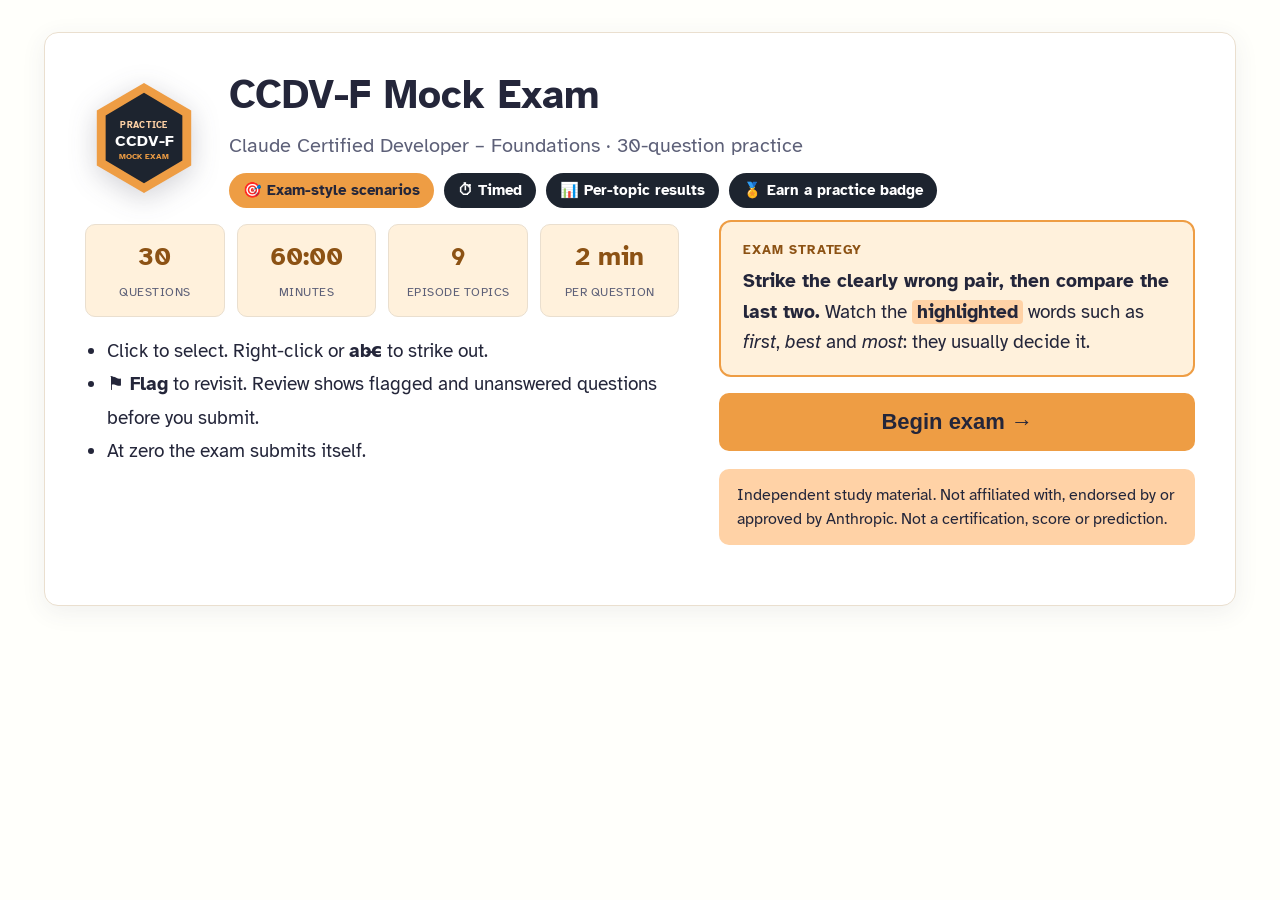
<file: ccdv-f/practice/mock-exam-player.html>
<!DOCTYPE html>
<html lang="en">
<head>
<meta charset="UTF-8">
<meta name="viewport" content="width=device-width, initial-scale=1.0">
<title>CCDV-F practice exam: free, timed, 30 questions · Cert Prep</title>
<meta name="description" content="A free timed practice exam for CCDV-F with a breakdown by domain. Original questions, not real exam items. Independent; not affiliated with Anthropic.">
<!-- sharing -->
<link rel="canonical" href="https://certprep.cardzo.co.in/ccdv-f/practice/mock-exam-player.html">
<meta property="og:type" content="website">
<meta property="og:site_name" content="Cert Prep">
<meta property="og:title" content="CCDV-F practice mock exam: 30 questions, timed">
<meta property="og:description" content="A free timed practice exam for CCDV-F with a breakdown by domain. Original questions, not real exam items. Independent; not affiliated with Anthropic.">
<meta property="og:url" content="https://certprep.cardzo.co.in/ccdv-f/practice/mock-exam-player.html">
<meta property="og:image" content="https://certprep.cardzo.co.in/og-image.png">
<meta property="og:image:width" content="1200">
<meta property="og:image:height" content="630">
<meta property="og:image:alt" content="Prepare for your Claude certification: free lessons, exam traps and mock exams. Independent study material, not affiliated with Anthropic.">
<meta name="twitter:card" content="summary_large_image">
<meta name="twitter:title" content="CCDV-F practice mock exam: 30 questions, timed">
<meta name="twitter:description" content="A free timed practice exam for CCDV-F with a breakdown by domain. Original questions, not real exam items. Independent; not affiliated with Anthropic.">
<meta name="twitter:image" content="https://certprep.cardzo.co.in/og-image.png">
<!-- /sharing -->
<link rel="icon" href="data:image/svg+xml,%3Csvg xmlns='http://www.w3.org/2000/svg' viewBox='0 0 120 120'%3E%3Cpolygon points='60,4 108,32 108,88 60,116 12,88 12,32' fill='%23EE9D44'/%3E%3Cpolygon points='60,22 92,41 92,79 60,98 28,79 28,41' fill='%231D242F'/%3E%3C/svg%3E">
<link rel="manifest" href="../../manifest.webmanifest">
<link rel="apple-touch-icon" href="../../icons/icon-192.png">
<meta name="theme-color" content="#1D242F">
<meta name="apple-mobile-web-app-title" content="Cert Prep">
<link rel="stylesheet" href="../../theme.css?v=2026110311">
<style>
  /* palette tokens come from theme.css; these two are page-only names for palette colours */
  :root{ --orange-soft:var(--peach); --mark:var(--peach); }
  *{box-sizing:border-box; margin:0; padding:0;}
  body{font-family:var(--font); background:var(--paper); color:var(--ink); font-size:19px; line-height:1.5;}
  mark.q{background:var(--mark); color:inherit; padding:0 5px; border-radius:4px; font-weight:700;}
  .label{display:block; font-size:13px; font-weight:800; letter-spacing:.9px; text-transform:uppercase; color:var(--orange-ink); margin-bottom:6px;}
  .hidden{display:none!important;}

  /* ---------- header bar ---------- */
  header{background:var(--slate-deep); color:#fff; display:flex; align-items:center; gap:18px; padding:14px 28px; position:sticky; top:0; z-index:5;}
  header .brand{font-weight:700; letter-spacing:.4px;}
  header .brand small{display:block; font-weight:400; font-size:12px; color:rgba(255,241,220,.82);}
  header .qpos{margin-left:auto; font-size:17px; color:var(--cream);}
  #timer{font-variant-numeric:tabular-nums; font-weight:700; font-size:22px; background:var(--panel); padding:6px 14px; border-radius:8px;}
  #timer.low{background:var(--red); animation:pulse 1s infinite;}
  @keyframes pulse{50%{opacity:.65}}
  .hbtn{background:var(--slate); color:#fff; border:1px solid rgba(255,241,220,.28); border-radius:8px; padding:8px 16px; font-size:16px; cursor:pointer;}
  .hbtn:hover{background:var(--muted);}
  .hbtn.flagged{background:var(--orange); border-color:var(--orange); color:var(--ink); font-weight:700;}

  /* ---------- start screen ---------- */
  .center-wrap{max-width:880px; margin:48px auto; padding:0 24px;}
  .start-card{background:var(--card); border:1px solid var(--line); border-radius:14px; padding:44px 48px; box-shadow:var(--shadow);}
  .start-card h1{font-size:40px; margin-bottom:6px;}
  .start-card .sub{color:var(--grey); font-size:20px; margin-bottom:26px;}
  .facts{display:flex; gap:16px; margin:22px 0 26px; flex-wrap:wrap;}
  .fact{flex:1; min-width:150px; background:var(--cream); border:1px solid var(--line); border-radius:10px; padding:16px; text-align:center;}
  .fact b{display:block; font-size:30px; color:var(--orange-ink);}
  .fact span{font-size:14px; color:var(--grey); text-transform:uppercase; letter-spacing:.5px;}
  .rules{line-height:1.75; margin-bottom:26px;}
  .rules li{margin-left:22px;}
  /* ---------- badges ---------- */
  .hero{display:flex; align-items:center; gap:26px; margin-bottom:8px;}
  .emblem{flex:none; width:118px; height:118px; filter:drop-shadow(0 6px 14px rgba(44,46,67,.22));}
  .emblem text{font-family:var(--font);}
  .chips{display:flex; flex-wrap:wrap; gap:10px; margin:6px 0 4px;}
  .chip{display:inline-flex; align-items:center; gap:6px; background:var(--slate-deep); color:#fff; font-size:15px; font-weight:600; padding:6px 14px; border-radius:999px;}
  .chip.hot{background:var(--orange); color:var(--ink);}
  .earned{display:flex; align-items:center; gap:24px; border-radius:14px; padding:22px 26px; margin:6px 0 18px; border:2px solid var(--line); background:var(--cream);}
  .earned .emblem{width:104px; height:104px; animation:pop .6s ease-out;}
  .earned h3{font-size:28px; line-height:1.2;}
  .earned p{font-size:18px; margin-top:4px;}
  .earned small{display:block; color:var(--grey); font-size:14px; margin-top:6px;}
  @keyframes pop{0%{transform:scale(.4) rotate(-12deg); opacity:0} 70%{transform:scale(1.08)} 100%{transform:scale(1)}}
  @media (prefers-reduced-motion:reduce){ .earned .emblem, #timer.low{animation:none;} }
  .progress{position:absolute; left:0; right:0; bottom:-8px; height:8px; background:var(--line);}
  .progress i{display:block; height:100%; width:0; background:var(--orange); transition:width .25s;}
  @media (max-width:640px){ .hero{flex-direction:column; align-items:flex-start;} .start-card{padding:28px 20px;} .start-card h1{font-size:30px;} .earned{flex-direction:column; align-items:flex-start;} }
  .tip{background:var(--cream); border:2px solid var(--orange); border-radius:12px; padding:18px 22px; margin-bottom:24px; font-size:19px; line-height:1.6;}
  .disclaimer{background:var(--orange-soft); border-radius:10px; padding:14px 18px; font-size:16px; margin-bottom:28px;}
  .big-btn{background:var(--orange); color:var(--ink); border:none; font-size:22px; font-weight:700; padding:16px 42px; border-radius:10px; cursor:pointer;}
  .big-btn:hover{filter:brightness(1.06);}
  .center-wrap.wide{max-width:1240px; margin-top:32px;}
  .start-grid{display:block;}
  .start-side .big-btn{width:100%;}
  @media (min-width:1000px){
    .start-grid{display:grid; grid-template-columns:minmax(0,1.25fr) minmax(0,1fr); gap:40px; align-items:start;}
    .start-grid .facts{display:grid; grid-template-columns:repeat(4,minmax(0,1fr)); gap:12px; margin:4px 0 18px;}
    .start-grid .fact{min-width:0; padding:12px 6px;}
    .start-grid .fact b{font-size:26px;}
    .start-grid .fact span{font-size:12px;}
    .center-wrap.wide .start-card{padding:32px 40px;}
    .start-side .big-btn{margin-bottom:18px;}
    .start-side .tip{margin-bottom:16px;}
    .start-side{position:sticky; top:24px;}
  }

  /* ---------- exam screen ---------- */
  .exam-wrap{max-width:1100px; margin:34px auto 120px; padding:0 28px;}
  .meta-row{display:flex; align-items:center; gap:12px; margin-bottom:14px;}
  .domain-tag{background:var(--slate-deep); color:#fff; font-size:14px; letter-spacing:.6px; text-transform:uppercase; padding:5px 14px; border-radius:999px;}
  .flag-note{color:var(--orange-ink); font-weight:700; font-size:16px;}
  .stem{background:var(--card); border:1px solid var(--line); border-left:6px solid var(--orange); border-radius:12px; padding:26px 30px; font-size:22px; line-height:1.55; margin-bottom:22px;}
  .stem .scenario{color:var(--slate); margin-bottom:18px;}
  .stem .ask{font-size:24px; font-weight:700; color:var(--ink); background:var(--cream); border-radius:8px; padding:12px 16px;}
  .opt{display:flex; align-items:center; gap:16px; background:var(--card); border:2px solid var(--line); border-radius:12px; padding:16px 20px; margin-bottom:12px; cursor:pointer; transition:border-color .12s;}
  .opt:hover{border-color:var(--peach);}
  .opt .letter{flex:none; width:40px; height:40px; border-radius:50%; border:2px solid var(--ink); display:flex; align-items:center; justify-content:center; font-weight:700; font-size:19px;}
  .opt .txt{flex:1; font-size:20px; line-height:1.45;}
  .opt.selected{border-color:var(--orange); background:var(--cream);}
  .opt.selected .letter{background:var(--orange); border-color:var(--orange); color:var(--ink);}
  .opt.struck .txt, .opt.struck .letter{text-decoration:line-through; opacity:.38;}
  .opt .strike-btn{flex:none; border:1px solid var(--line); background:var(--paper); color:var(--grey); border-radius:8px; font-size:14px; padding:6px 10px; cursor:pointer;}
  .opt .strike-btn:hover{color:var(--red); border-color:var(--red);}
  .hint{color:var(--grey); font-size:16px; margin-top:8px;}

  /* ---------- footer nav ---------- */
  .navbar{position:fixed; bottom:0; left:0; right:0; background:var(--slate-deep); padding:14px 28px; display:flex; gap:14px; align-items:center; z-index:5;}
  .navbar .spacer{flex:1;}
  @media (max-width:640px){
    .navbar{padding:10px 12px; gap:8px; flex-wrap:wrap;}
    .navbar .spacer{display:none;}
    .nbtn{flex:1 1 auto; padding:10px 12px; font-size:16px;}
    #topbar{flex-wrap:wrap; gap:8px 12px;}
    #topbar .brand small{display:none;}
    #topbar .brand{white-space:nowrap;}
    #topbar .hbtn{padding:6px 10px; font-size:14px;}
  }
  .nbtn{background:var(--slate); color:#fff; border:1px solid rgba(255,241,220,.28); border-radius:9px; padding:12px 26px; font-size:18px; cursor:pointer;}
  .nbtn:hover{background:var(--muted);}
  .nbtn.primary{background:var(--orange); border-color:var(--orange); color:var(--ink); font-weight:700;}

  /* ---------- review screen ---------- */
  .review-grid{display:grid; grid-template-columns:repeat(auto-fill,minmax(74px,1fr)); gap:12px; margin:26px 0 30px;}
  .rq{position:relative; border:2px solid var(--line); background:var(--card); border-radius:10px; padding:14px 0; text-align:center; font-weight:700; font-size:19px; cursor:pointer;}
  .rq.answered{background:var(--green-soft); border-color:var(--green);}
  .rq.unanswered{background:var(--slate-soft); color:var(--muted); border-style:dashed; border-color:var(--muted);}
  .rq.flag::after{content:"⚑"; position:absolute; top:-10px; right:-4px; color:var(--orange-ink); font-size:19px;}
  .legend{display:flex; gap:22px; color:var(--grey); font-size:16px; margin-bottom:8px; flex-wrap:wrap;}
  .legend i{display:inline-block; width:14px; height:14px; border-radius:4px; margin-right:6px; vertical-align:-1px;}

  /* ---------- results ---------- */
  .score-line{font-size:46px; font-weight:800; margin:10px 0 4px;}
  .score-line small{font-size:22px; color:var(--grey); font-weight:400;}
  table{border-collapse:collapse; width:100%; margin:20px 0 30px; background:var(--card); border-radius:10px; overflow:hidden;}
  th,td{border:1px solid var(--line); padding:12px 16px; text-align:left; font-size:18px;}
  th{background:var(--slate-deep); color:#fff; font-size:15px; letter-spacing:.5px; text-transform:uppercase;}
  td.good{color:var(--green); font-weight:700;} td.bad{color:var(--red); font-weight:700; background:var(--red-soft);}
  td.bad a{color:var(--red);}
  .coffee-note{font-size:16px; color:var(--grey); margin:-6px 0 16px;}
  .coffee-note a{color:var(--orange-ink); font-weight:700;}
  .callout{background:var(--cream); border-left:5px solid var(--slate); border-radius:8px; padding:12px 16px; font-size:18px; margin:6px 0 18px;}
  .focus{border-radius:12px; padding:18px 22px; margin:4px 0 20px; font-size:19px;}
  .focus.weak{background:var(--red-soft); border:2px solid var(--red);}
  .focus.strong{background:var(--green-soft); border:2px solid var(--green);}
  .focus ul{margin:8px 0 0 22px;} .focus li{margin:4px 0;}
  .focus a{color:var(--ink); font-weight:700;}
  .rev-head{display:flex; align-items:center; gap:12px; flex-wrap:wrap; margin:8px 0 16px;}
  .rev-head h2{font-size:24px; margin-right:auto;}
  .seg{background:var(--card); color:var(--ink); border:2px solid var(--line); border-radius:999px; padding:7px 16px; font-size:16px; cursor:pointer;}
  .seg.on{background:var(--slate-deep); border-color:var(--slate-deep); color:#fff;}
  .rev-item{background:var(--card); border:1px solid var(--line); border-left:6px solid var(--line); border-radius:12px; padding:22px 26px; margin-bottom:18px;}
  .rev-item.right{border-left-color:var(--green);}
  .rev-item.wrong{border-left-color:var(--red);}
  .rev-item .rstem{font-size:20px; font-weight:600; margin:6px 0 12px; line-height:1.5;}
  .rev-item .ans{font-size:18px; margin:4px 0;}
  .rev-item .ok{color:var(--green); font-weight:700;} .rev-item .no{color:var(--red); font-weight:700;}
  .rev-item .why{background:var(--cream); border-left:5px solid var(--orange); border-radius:8px; padding:14px 18px; margin-top:12px; font-size:19px; line-height:1.6; font-weight:500;}
  .reviewList.missed-only .rev-item.right{display:none;}
  /* phones: the question gets the width; facts sit two by two; the results table scrolls inside its box */
  @media (max-width:640px){
    .center-wrap{margin:20px auto; padding:0 14px;}
    .exam-wrap{margin:18px auto 150px; padding:0 14px;}
    .stem{padding:16px 16px; font-size:19px; border-left-width:5px;}
    .stem .ask{font-size:19.5px; padding:10px 12px;}
    .opt{padding:12px 12px; gap:10px; align-items:flex-start;}
    .opt .letter{width:34px; height:34px; font-size:17px;}
    .opt .txt{font-size:18px;}
    .opt .strike-btn{min-height:40px;}
    .facts{display:grid; grid-template-columns:repeat(2,minmax(0,1fr)); gap:8px;}
    .fact{min-width:0; padding:10px 4px;} .fact b{font-size:24px;} .fact span{font-size:13px;}
    .big-btn{width:100%; font-size:20px; padding:16px 20px;}
    .tip{font-size:17.5px; padding:14px 16px;}
    .nbtn{min-height:48px;}
    .rev-item{padding:16px 14px;} .rev-item .rstem{font-size:18.5px;} .rev-item .why{font-size:17.5px; padding:12px 14px;}
    .score-line{font-size:38px;}
    table{display:block; overflow-x:auto;}
    th,td{font-size:16px; padding:10px 12px;}
  }
  /* small phones: the exam bar is one row (question count, flag, timer); the title is already on the start screen */
  @media (max-width:480px){
    #topbar{flex-wrap:nowrap; padding:8px 12px; gap:8px;}
    #topbar .brand{display:none;}
    #topbar .qpos{margin-left:0; margin-right:auto; font-size:15px; white-space:nowrap;}
    #topbar .hbtn{min-height:40px; padding:6px 9px; white-space:nowrap;}
    #timer{font-size:17px; padding:5px 9px;}
  }
  .pill{display:inline-block; background:var(--slate-deep); color:#fff; font-size:13px; padding:4px 12px; border-radius:999px; letter-spacing:.5px; text-transform:uppercase;}
</style>
</head>
<body>

<header id="topbar" class="hidden">
  <div class="brand">CCDV-F Mock Exam<small>Unofficial practice exam</small></div>
  <div class="qpos" id="qpos"></div>
  <button class="hbtn" id="flagBtn">⚑ Flag for review</button>
  <div id="timer">60:00</div>
  <div class="progress" id="progress" title="Questions answered"><i id="progressBar"></i></div>
</header>

<!-- START -->
<section id="startScreen" class="center-wrap wide">
  <div class="start-card">
    <div class="hero">
      <svg class="emblem" viewBox="0 0 120 120" role="img" aria-label="CCDV-F practice exam badge">
        <polygon points="60,4 108,32 108,88 60,116 12,88 12,32" fill="#EE9D44"/>
        <polygon points="60,14 99,37 99,83 60,106 21,83 21,37" fill="#1D242F"/>
        <text x="60" y="50" text-anchor="middle" fill="#FFD2A6" font-size="9" font-weight="700" textLength="48" lengthAdjust="spacingAndGlyphs">PRACTICE</text>
        <text x="60" y="68" text-anchor="middle" fill="#fff" font-size="16" font-weight="800" textLength="60" lengthAdjust="spacingAndGlyphs">CCDV-F</text>
        <text x="60" y="81" text-anchor="middle" fill="#EE9D44" font-size="8.5" font-weight="700" textLength="50" lengthAdjust="spacingAndGlyphs">MOCK EXAM</text>
      </svg>
      <div>
        <h1>CCDV-F Mock Exam</h1>
        <div class="sub" style="margin-bottom:12px">Claude Certified Developer – Foundations · 30-question practice</div>
        <div class="chips">
          <span class="chip hot">🎯 Exam-style scenarios</span>
          <span class="chip">⏱ Timed</span>
          <span class="chip">📊 Per-topic results</span>
          <span class="chip">🏅 Earn a practice badge</span>
        </div>
      </div>
    </div>
    <div class="start-grid">
    <div class="start-main">
    <div class="facts">
      <div class="fact"><b>30</b><span>questions</span></div>
      <div class="fact"><b>60:00</b><span>minutes</span></div>
      <div class="fact"><b>9</b><span>episode topics</span></div>
      <div class="fact"><b>2 min</b><span>per question</span></div>
    </div>
    <ul class="rules">
      <li>Click to select. Right-click or <b>abc̶</b> to strike out.</li>
      <li><b>⚑ Flag</b> to revisit. Review shows flagged and unanswered questions before you submit.</li>
      <li>At zero the exam submits itself.</li>
    </ul>
    </div>
    <div class="start-side">
    <div class="tip"><span class="label">Exam strategy</span>
      <b>Strike the clearly wrong pair, then compare the last two.</b>
      Watch the <mark class="q">highlighted</mark> words such as <i>first</i>, <i>best</i> and <i>most</i>: they usually decide it.</div>
    <button class="big-btn" onclick="startExam()">Begin exam →</button>
    <div class="disclaimer">Independent study material. Not affiliated with, endorsed by or approved by Anthropic. Not a certification, score or prediction.</div>
    </div>
    </div>
  </div>
</section>

<!-- EXAM -->
<section id="examScreen" class="exam-wrap hidden">
  <div class="meta-row">
    <span class="domain-tag" id="domainTag"></span>
    <span class="flag-note hidden" id="flagNote">⚑ Flagged for review</span>
  </div>
  <div class="stem" id="stem"></div>
  <div id="opts"></div>
  <div class="hint">Right-click or abc̶ to strike out · select it again to clear</div>
</section>

<!-- REVIEW -->
<section id="reviewScreen" class="center-wrap hidden">
  <div class="start-card">
    <h1 style="font-size:32px;">Review your answers</h1>
    <div class="legend">
      <span><i style="background:var(--green-soft);border:1px solid var(--green)"></i>Answered</span>
      <span><i style="background:var(--slate-soft);border:1px dashed var(--muted)"></i>Unanswered</span>
      <span style="color:var(--orange-ink); font-weight:700">⚑ Flagged</span>
    </div>
    <div class="review-grid" id="reviewGrid"></div>
    <div id="reviewSummary" style="margin-bottom:22px; font-size:19px;"></div>
    <button class="nbtn" style="background:var(--panel)" onclick="backToExam()">← Return to exam</button>
    <button class="big-btn" style="font-size:19px; padding:13px 34px;" onclick="submitExam(false)">Submit exam</button>
  </div>
</section>

<!-- RESULTS -->
<section id="resultsScreen" class="center-wrap hidden" style="max-width:1000px;">
  <div class="start-card">
    <h1 style="font-size:32px;">Results</h1>
    <div class="earned" id="earned"></div>
    <p class="coffee-note">Found this mock exam useful? <a href="https://buy.stripe.com/5kQ8wSeembHnakwaXGgrS01" target="_blank" rel="noopener">☕ Buy me a coffee</a>.</p>
    <div class="score-line" id="scoreLine"></div>
    <div id="passNote" class="callout"></div>
    <div id="focusBox" class="focus"></div>
    <table id="domainTable"></table>
    <div class="rev-head">
      <h2>Question review</h2>
      <button class="seg on" id="showAll" onclick="filterReview(false)">All questions</button>
      <button class="seg" id="showMissed" onclick="filterReview(true)">Missed only</button>
    </div>
    <div id="reviewList" class="reviewList"></div>
  </div>
</section>

<div class="navbar hidden" id="navbar">
  <button class="nbtn" id="prevBtn" onclick="go(-1)">← Previous</button>
  <button class="nbtn" id="nextBtn" onclick="go(1)">Next →</button>
  <div class="spacer"></div>
  <button class="nbtn primary" onclick="openReview()">Review &amp; submit</button>
</div>

<script>
/* 30 original questions — claude-certification-prep, ccdv-f/practice/mock-exam.md
   (generated from one source, so letters here match the markdown answer key). */
const Q = [
 {
  "d": "Model selection · EP 01",
  "s": "A helpdesk routes about 40,000 short tickets a day into one of six queues. On a labelled set of 500 real tickets, the smallest model scores 97% and the largest scores 98%, but the largest is several times the cost and noticeably slower. Which model should the router use?",
  "o": [
   "The largest model, because one extra point of accuracy matters at this volume",
   "The smallest model, because it clears the accuracy bar on representative data at a fraction of the cost and latency",
   "A mid-tier model as a safe compromise, without testing it on the labelled set",
   "Both models on every ticket, taking the largest model's answer whenever they disagree"
  ],
  "c": 1,
  "e": "Fit the model to the task, measured on your own data. A simple, high-volume, latency-sensitive classifier that already clears the bar on the small model doesn't earn the large model's price. C skips the evidence you already have; D pays for both models on every request."
 },
 {
  "d": "Model selection · EP 01",
  "s": "A product manager asks for a monthly cost forecast for a summariser: about 200,000 requests, roughly 3,000 input tokens and 400 output tokens each, with the same 2,000-token system prompt on every call. Which forecast is sound?",
  "o": [
   "Requests × input tokens × the input price, since output is small enough to ignore",
   "Last quarter's bill for a different product, scaled by expected user count",
   "Requests × (input tokens × input price + output tokens × output price), with the repeated system prompt priced at prompt-caching rates",
   "Requests × total tokens × the output price, as a deliberately pessimistic worst case"
  ],
  "c": 2,
  "e": "A real forecast prices input and output separately (output tokens cost more per token) and accounts for caching on the repeated prefix. A drops the expensive side; B borrows someone else's traffic shape; D is a guess dressed up as caution."
 },
 {
  "d": "Model selection · EP 01",
  "s": "An internal assistant sends the same 6,000-token policy manual ahead of every employee's question, and the bill is dominated by input tokens. What reduces cost most directly without changing answer quality?",
  "o": [
   "Put the manual first as a stable prefix and mark it for prompt caching, so repeat requests read it at the cached rate",
   "Store Claude's answers and return a stored answer whenever a new question looks similar",
   "Move the manual after the employee's question so the changing part of the prompt comes first",
   "Send these interactive questions through the Message Batches API to get the batch discount"
  ],
  "c": 0,
  "e": "Prompt caching works on a stable prefix, which is exactly what a repeated manual is. B replaces fresh answers with stale guesses for 'similar' questions; C breaks the prefix so nothing caches; D is for non-interactive work and makes users wait."
 },
 {
  "d": "Model selection · EP 01",
  "s": "An application checks loan agreements for covenant breaches. Hard cases need several reasoning steps across clauses, a few extra seconds of latency is acceptable, and accuracy on those hard cases is poor. Which change targets the problem?",
  "o": [
   "Raise the temperature so the model explores more possibilities",
   "Raise max_tokens and change nothing else",
   "Shorten the prompt so the model has less to read",
   "Enable extended thinking with a sensible budget, then compare accuracy on the hard cases"
  ],
  "c": 3,
  "e": "Multi-step reasoning with latency to spare is what extended thinking is for, and the eval on hard cases tells you whether it paid off. Temperature (A) changes randomness, not reasoning depth; max_tokens alone (B) only lifts the output ceiling; C removes context the reasoning needs."
 },
 {
  "d": "Agents & workflows · EP 02",
  "s": "About 90% of expense claims follow the same steps: extract the receipt, check it against policy, post it. The rest have unusual receipts that need judgement: ask the employee, escalate, or reject. Which architecture fits?",
  "o": [
   "A fully autonomous agent that decides every step for every claim",
   "A fixed workflow for the standard path, with an agent called only at the exception point",
   "One large prompt that handles extraction, policy checks and exceptions in a single call",
   "A separate subagent for each step of the standard path, coordinated by a manager agent"
  ],
  "c": 1,
  "e": "Use a workflow where the steps are known and an agent only where judgement is needed. A pays for flexibility on the 90% that doesn't need it; C gives up the checkpoints; D adds coordination overhead to steps that are already deterministic."
 },
 {
  "d": "Agents & workflows · EP 02",
  "s": "An agent writes research briefs that need four independent, document-heavy investigations. Its main conversation fills up with raw search output, and later steps lose track of the brief's goal. What change fits best?",
  "o": [
   "Raise the context window and keep every search result in the main conversation",
   "Run the four investigations one after another in the main conversation, with a reminder of the goal between each",
   "Have an orchestrator hand each investigation to a subagent with its own context, and return only condensed findings",
   "Drop the search tool and let the model answer from what it already knows"
  ],
  "c": 2,
  "e": "Subagents isolate the heavy, independent work and hand back only what the orchestrator needs, which keeps the main context focused. A and B keep the noise that caused the problem; D throws away the evidence."
 },
 {
  "d": "Agents & workflows · EP 02",
  "s": "An agent sometimes calls the same search tool 40 times in a row on one task, running up cost without making progress. What is the most reliable fix?",
  "o": [
   "Enforce a tool-call budget and repeat detection in the agent loop's code, and stop with a clear status when the limit is reached",
   "Add a line to the system prompt telling the agent not to repeat searches",
   "Switch to a larger model, which is less likely to loop",
   "Remove the search tool so the loop cannot happen"
  ],
  "c": 0,
  "e": "Limits that must always hold belong in code, not in the prompt. B is a request the model may ignore; C may reduce loops but guarantees nothing; D fixes the loop by breaking the agent."
 },
 {
  "d": "Agents & workflows · EP 02",
  "s": "A support agent can issue refunds through a tool. Most refunds are correct, but two large wrong refunds went out last month. What control should be added?",
  "o": [
   "A stronger system-prompt instruction to double-check refund amounts",
   "A rule that the agent only runs during business hours",
   "Retiring the refund tool and handling every refund manually",
   "A code-level gate on the refund tool: amounts above a threshold need human approval before they execute, and every refund is logged"
  ],
  "c": 3,
  "e": "Irreversible, costly actions get a deterministic gate plus a human for the risky band. A is advice, not a control; B moves the risk to different hours; C throws away the automation that works for most refunds."
 },
 {
  "d": "The Messages API · EP 03",
  "s": "Users of a chat interface stare at a blank screen for about eight seconds before a long answer appears all at once. The answer is correct. What improves the experience?",
  "o": [
   "Stream the response so text appears as it is generated",
   "Send the requests through the Message Batches API",
   "Lower max_tokens so answers are shorter",
   "Cache the model's previous answers and show one of them first"
  ],
  "c": 0,
  "e": "Streaming delivers tokens as they're generated, so time-to-first-text drops even though total time doesn't. Batches (B) are slower by design; C cuts the content users came for; D shows the wrong answer quickly."
 },
 {
  "d": "The Messages API · EP 03",
  "s": "A nightly job classifies 25,000 product reviews. Nobody is waiting on any single result, and the output is needed by the next working day. Which approach fits?",
  "o": [
   "Streaming each review so partial labels can be saved as they arrive",
   "The Message Batches API, which is built for large non-interactive jobs and costs less per request",
   "Standard Messages calls, sent one at a time to keep the order stable",
   "Standard Messages calls at the highest concurrency the rate limits allow"
  ],
  "c": 1,
  "e": "Large, non-interactive, deadline-tolerant work is the Message Batches API's job, at a discount. Streaming (A) is for a person watching; C is slow; D works but pays full price and spends rate-limit headroom on work that doesn't need it."
 },
 {
  "d": "The Messages API · EP 03",
  "s": "During traffic spikes, an application starts receiving 429 rate-limit errors from the API. What is the right response?",
  "o": [
   "Retry immediately in a tight loop until each request succeeds",
   "Issue a new API key for each burst of traffic so every key stays under its limit",
   "Retry with exponential backoff and jitter (honouring retry-after), smooth or queue bursts, and size traffic to your known limits",
   "Catch the 429 errors and return empty answers so users aren't kept waiting"
  ],
  "c": 2,
  "e": "Back off, respect the server's hint, and shape traffic to the limits you actually have. The SDKs already retry some errors by default, and you can tune that. A makes the spike worse; B is trying to get around limits rather than designing for them; D hides the failure from users."
 },
 {
  "d": "The Messages API · EP 03",
  "s": "Your company's cloud agreement requires all Claude traffic to go through Amazon Bedrock rather than the Anthropic API. You're starting a new application. How should you build it?",
  "o": [
   "Build on the Anthropic API now and move to Bedrock in a later release",
   "Build two complete code paths, one per provider, and choose at random per request",
   "Build on the Anthropic API and treat the agreement as a procurement detail",
   "Call Claude through Bedrock from the start, with the provider client and model IDs kept in configuration rather than spread through the code"
  ],
  "c": 3,
  "e": "Contractual routing is a requirement from day one, not a later migration. Keeping provider details in configuration keeps the rest of the code clean. A and C break the agreement; B doubles the surface area for no benefit."
 },
 {
  "d": "Prompt & context engineering · EP 04",
  "s": "Extraction output keeps changing shape from one request to the next. You have four labelled input/output pairs that show exactly the format you want. What is the most direct way to use them?",
  "o": [
   "Fine-tune a custom model on the four pairs before going any further",
   "Describe the format again in longer prose and leave the pairs out",
   "Include the pairs in the prompt as clearly tagged few-shot examples",
   "Raise the temperature so the model tries more formats until one fits"
  ],
  "c": 2,
  "e": "A handful of well-chosen examples in the prompt is the cheapest, strongest way to pin down format. A is a big project for a few examples; B is what's already failing; D adds variation when you want less."
 },
 {
  "d": "Prompt & context engineering · EP 04",
  "s": "You send an 80-page contract and ask one specific question about the indemnity clause. Where should each part go?",
  "o": [
   "The question first, so the model knows what to look for, then the contract",
   "The contract first in its own tagged section, with the question at the end",
   "The contract and the question in separate requests, so each stays short",
   "The question repeated after every chapter of the contract"
  ],
  "c": 1,
  "e": "Long documents go at the top, wrapped in clear tags, with the question at the end, closest to where the answer starts. A buries the question under 80 pages; C means the model never sees both together; D is noise."
 },
 {
  "d": "Prompt & context engineering · EP 04",
  "s": "A downstream service rejects any record that doesn't match its JSON schema, and about 2% of model outputs fail. What should the application do?",
  "o": [
   "Define the schema explicitly (structured output or a tool input schema), validate every response in code, and retry or repair on failure before passing anything on",
   "Ask the model in the prompt to always produce valid JSON and send the output straight downstream",
   "Switch to free text and let the downstream team write their own parser",
   "Have a person check every response before it goes downstream"
  ],
  "c": 0,
  "e": "Constrain the output, then verify it in code: a known failure path with retry or repair. B relies on a request; C moves the problem to someone else; D doesn't scale and still lets mistakes through."
 },
 {
  "d": "Prompt & context engineering · EP 04",
  "s": "After about 30 tool calls, a long-running agent starts ignoring constraints set at the start of the task, even though the full history still fits in the context window. What helps most?",
  "o": [
   "Move to a model with an even larger context window",
   "Restart the agent from scratch every five tool calls",
   "Repeat the full instruction set inside every tool result",
   "Compact the history: clear or summarise stale tool output, and keep the task's goal and constraints visible as active state"
  ],
  "c": 3,
  "e": "The problem is relevance, not capacity: old tool output is burying what matters. Compaction and pruning keep the active state in front of the model. A makes room for more noise; B loses progress; C bloats every turn."
 },
 {
  "d": "Prompt & context engineering · EP 04",
  "s": "A prompt change was edited straight into production through an admin screen and broke a downstream report. Prompts live in three places: the repository, a config file, and inline strings. What prevents a repeat?",
  "o": [
   "Restrict the admin screen to senior engineers only",
   "Keep prompts in one version-controlled place, require review for changes, and run the eval set before any prompt change ships",
   "Copy the current prompts into a shared document as a backup",
   "Freeze all prompts permanently in their current form"
  ],
  "c": 1,
  "e": "Prompts are code: one source of truth, version history, review, and evals as a gate. A still allows unreviewed changes; C is a snapshot, not a process; D stops the prompts from ever improving."
 },
 {
  "d": "Tools & MCP · EP 05",
  "s": "An agent keeps calling lookup_customer when it should call lookup_account. Both tools have short, similar descriptions. What is the first fix?",
  "o": [
   "Rename the tools and leave the descriptions as they are",
   "Add three more lookup tools so every case has an exact match",
   "Rewrite both descriptions to say what each tool returns, when to use it and when not to, and merge the two if they truly overlap",
   "Tell users to name the right tool in their requests"
  ],
  "c": 2,
  "e": "The model chooses tools mainly from their descriptions, so make each one distinct and explicit. A helps a little but leaves the ambiguity; B multiplies it; D pushes the job onto the user."
 },
 {
  "d": "Tools & MCP · EP 05",
  "s": "An agent passes date: \"next Tuesday\" to a booking tool that expects an ISO date, and the booking service fails with an unhelpful error. What is the best fix?",
  "o": [
   "Keep the input schema strict (format and description), validate arguments before calling the service, and return a tool result marked as an error that explains the expected format",
   "Loosen the schema so any string is accepted and let the booking service deal with it",
   "Quietly guess a date from the text and book it without telling the model",
   "Stop the whole run whenever a tool argument is invalid"
  ],
  "c": 0,
  "e": "Validate before you dispatch, and turn invalid input into an error the model can read and fix. B passes bad data further down; C books the wrong date silently; D turns a recoverable mistake into an outage."
 },
 {
  "d": "Tools & MCP · EP 05",
  "s": "A team wraps the company ticketing API as an MCP server. People across the organisation will connect to it from their own Claude clients. How should it be deployed?",
  "o": [
   "As a stdio server copied to every laptop, sharing one admin token",
   "As instructions in each repository's CLAUDE.md describing the ticketing API",
   "As a separate custom tool rewritten by each team inside its own application",
   "As a remote MCP server over HTTP, hosted centrally, with authentication and scoped permissions"
  ],
  "c": 3,
  "e": "A shared, many-client server belongs on a remote transport with real authentication. stdio suits a single local process. A spreads one powerful credential everywhere; B describes the API but doesn't connect to it; C duplicates the integration in every team."
 },
 {
  "d": "Settings & CLAUDE.md · EP 06",
  "s": "A team wants every developer using Claude Code in a repository to get the same permission rules, while still letting individuals add personal tweaks. Where should the shared rules live?",
  "o": [
   "In .claude/settings.json committed to the repository, with personal overrides in .claude/settings.local.json, which isn't committed",
   "In each developer's own user settings, copied by hand from a wiki page",
   "In environment variables that each developer exports in their shell",
   "In a paragraph of CLAUDE.md asking Claude to follow the team's permission rules"
  ],
  "c": 0,
  "e": "Project settings are committed and shared; local settings are personal and stay out of git. B and C drift across machines; D turns enforced permissions into advice."
 },
 {
  "d": "Settings & CLAUDE.md · EP 06",
  "s": "A developer has personal preferences (tone of commit messages, preferred test runner) they want in every repository, plus project rules that belong to one repository. How should they arrange the memory files?",
  "o": [
   "Copy the personal preferences into every repository's CLAUDE.md",
   "Put personal preferences in the user-level CLAUDE.md in their home .claude folder, and project rules in the repository's CLAUDE.md",
   "Put everything in one repository's CLAUDE.md and link to it from all the others",
   "Skip memory files and retype the preferences at the start of each session"
  ],
  "c": 1,
  "e": "CLAUDE.md files are layered: user-level for what's yours everywhere, project-level for what belongs to the repository. A spreads personal taste into shared files; C ties every repository to one; D forgets everything each time."
 },
 {
  "d": "Settings & CLAUDE.md · EP 06",
  "s": "A teammate adds the staging database password to the project's CLAUDE.md \"so Claude can run migrations\". What should happen?",
  "o": [
   "Leave it, because CLAUDE.md is only read by Claude",
   "Move the password to the bottom of the file where it's less visible",
   "Remove it, rotate the password, and give Claude access through the environment or a secret store with permissions limited to what migrations need",
   "Base64-encode the password inside CLAUDE.md"
  ],
  "c": 2,
  "e": "CLAUDE.md is committed and loaded into context, so a secret there is leaked twice. Remove it, rotate it (git history keeps the old value), and supply credentials the proper way. A and B leave it exposed; D is not encryption."
 },
 {
  "d": "Claude Code: hooks, skills, headless · EP 07",
  "s": "A team wants to make sure Claude Code can never run destructive shell commands such as recursive deletes against protected paths, whatever the prompt says. What fits?",
  "o": [
   "A strongly worded rule in CLAUDE.md",
   "Running with all permission checks bypassed and reviewing the transcript afterwards",
   "Asking developers to watch every command as it runs",
   "A PreToolUse hook that inspects each Bash command and blocks the destructive patterns before they execute"
  ],
  "c": 3,
  "e": "Hooks run your code at fixed points, so the block happens every time. A PreToolUse hook can refuse the call before it runs. A is guidance the model can miss; B removes the safety net; C depends on attention that runs out."
 },
 {
  "d": "Claude Code: hooks, skills, headless · EP 07",
  "s": "A CI pipeline needs Claude Code to run a fixed review task on every pull request, with no one there to approve prompts, and pass the result to the next pipeline step. How should it be set up?",
  "o": [
   "Run it non-interactively in print (headless) mode, allow only the tools the task needs, and capture structured output for the next step",
   "Run an interactive session and have an engineer approve each prompt from the pipeline logs",
   "Turn off permission checks globally on every machine so nothing ever asks",
   "Replace Claude Code with a shell script that pastes the diff into a chat window"
  ],
  "c": 0,
  "e": "Headless mode is built for automation: non-interactive, scoped permissions, machine-readable output. B isn't automation; C removes safeguards everywhere, not just in CI; D gives up the tooling."
 },
 {
  "d": "Claude Code: hooks, skills, headless · EP 07",
  "s": "Your team has a release-notes procedure: a set of instructions plus two helper scripts. You want Claude to pick it up automatically whenever someone asks for release notes in the repository. What's the best home for it?",
  "o": [
   "Paste the full procedure into the repository's CLAUDE.md so it's always in context",
   "A Skill in the repository's .claude/skills folder: a SKILL.md with a clear description, plus the scripts, committed for the whole team",
   "A text file in each developer's downloads folder, attached when needed",
   "An MCP server that returns the instructions as a single text resource"
  ],
  "c": 1,
  "e": "Skills package instructions and scripts, and load only when their description matches the task. A puts the procedure into every session's context whether it's needed or not; C isn't shared or discoverable; D builds a server for something that is mostly instructions."
 },
 {
  "d": "Requirements & build life cycle · EP 08",
  "s": "The business brief says: \"Use agents to help analysts produce client memos faster.\" You're asked to turn it into work engineering can start on. What comes first?",
  "o": [
   "Choose the model tier the memos will run on",
   "Build a prototype and show it to the analysts",
   "Write the functional and non-functional requirements: inputs, outputs, data access, latency, review steps and how \"faster\" will be measured",
   "Look up what agent products competitors have released"
  ],
  "c": 2,
  "e": "Requirements translate the goal into something testable, and every later choice is judged against them. A and B pick solutions before the problem is defined; D gathers background, not requirements."
 },
 {
  "d": "Requirements & build life cycle · EP 08",
  "s": "An API parameter your application uses in about 40 places is deprecated, with six months before removal and a replacement that behaves slightly differently. How should you migrate?",
  "o": [
   "Change all 40 call sites in one commit the week before removal",
   "Wrap the old parameter in a helper and leave it until it breaks",
   "Change all 40 call sites today in one large commit, with no extra tests",
   "Add regression tests that pin the current behaviour, then migrate the call sites in batches, checking each batch against the tests"
  ],
  "c": 3,
  "e": "Tests first, then small batches you can check: the semantics differ, so you need evidence at each step. A and C are big-bang changes with no safety net; B delays the problem until it becomes an outage."
 },
 {
  "d": "Eval, testing & debugging · EP 09",
  "s": "A team wants to rewrite a production prompt to improve answers on billing questions. How do they know the rewrite is safe to ship?",
  "o": [
   "Run a representative eval set, including billing and other edge cases with graded expectations, on both the old and new prompt, and ship only if billing improves without regressions elsewhere",
   "Try five billing questions by hand and ship if they look better",
   "Ship it to everyone and watch for complaints",
   "Ask the model to rate its own new answers"
  ],
  "c": 0,
  "e": "Evals compare before and after on the cases that matter, including the ones you're not trying to change. B is anecdote; C makes users the test suite; D is self-grading with no reference."
 },
 {
  "d": "Eval, testing & debugging · EP 09",
  "s": "An application starts mentioning facts that aren't in the documents it was given. The team calls it hallucination and proposes a bigger model. What should come first?",
  "o": [
   "Upgrade to the bigger model and see whether the problem goes away",
   "Look at full traces of the failing requests to find out what happened (missing or wrong retrieved context, truncation, injected text, or genuine fabrication) before choosing a fix",
   "Add \"do not make things up\" to the system prompt",
   "Lower the temperature to zero for all requests"
  ],
  "c": 1,
  "e": "Diagnose before you treat. The same symptom has different causes, and the trace shows which one this is. A, C and D are fixes chosen before the fault has been found."
 }
];

const EXAM_MINUTES = parseInt(new URLSearchParams(location.search).get("min")) || 60;
const LETTERS = ["A","B","C","D"];
const GUIDE_BASE = "";
const GUIDES = {
 "Model selection": "https://github.com/chittychat-studio/ccdvf-course/tree/main/ep01-models",
 "Agents & workflows": "https://github.com/chittychat-studio/ccdvf-course/tree/main/ep02-agents",
 "The Messages API": "https://github.com/chittychat-studio/ccdvf-course/tree/main/ep03-messages",
 "Prompt & context engineering": "https://github.com/chittychat-studio/ccdvf-course/tree/main/ep04-prompting",
 "Tools & MCP": "https://github.com/chittychat-studio/ccdvf-course/tree/main/ep05-tools-mcp",
 "Settings & CLAUDE.md": "https://github.com/chittychat-studio/ccdvf-course/tree/main/ep06-config-checker",
 "Claude Code: hooks, skills, headless": "https://github.com/chittychat-studio/ccdvf-course/tree/main/ep07-guard-hook",
 "Requirements & build life cycle": "https://github.com/chittychat-studio/ccdvf-course/tree/main/ep08-gate-checker",
 "Eval, testing & debugging": "https://github.com/chittychat-studio/ccdvf-course/tree/main/ep09-failure-checker"
};

/* qualifier words that decide between two plausible answers */
const QUALIFIERS = /\b(highest-value|single most|most effective|first|best|right|strongest|durable|guarantees|must|never|always|only|before anything else)\b/gi;

/* append text to el, wrapping qualifier words in <mark> (text nodes only, no innerHTML) */
function appendMarked(el, text){
  let last = 0;
  text.replace(QUALIFIERS, (m, _w, at)=>{
    el.appendChild(document.createTextNode(text.slice(last, at)));
    const mk = document.createElement("mark"); mk.className = "q"; mk.textContent = m;
    el.appendChild(mk);
    last = at + m.length;
    return m;
  });
  el.appendChild(document.createTextNode(text.slice(last)));
}

/* split a stem into the scenario and the closing ask ("The right door is:", "Where should ... go?") */
function splitStem(s){
  const m = s.match(/^([\s\S]*[.?!][”"]?)\s+([^.?!]*[:?])$/);
  return m ? {scenario:m[1], ask:m[2]} : {scenario:"", ask:s};
}

/* authored order is shown as-is: correct letters are already balanced across A-D */
Q.forEach(q=>{ q.disp = [0,1,2,3]; q.correctDisp = q.c; });

let cur = 0, timeLeft = EXAM_MINUTES*60, timerId = null, submitted = false;
const sel = Array(Q.length).fill(null);            // selected display index
const struck = Q.map(()=>[false,false,false,false]);
const flags = Array(Q.length).fill(false);

const $ = id => document.getElementById(id);

function startExam(){
  $("startScreen").classList.add("hidden");
  $("topbar").classList.remove("hidden");
  $("examScreen").classList.remove("hidden");
  $("navbar").classList.remove("hidden");
  timerId = setInterval(tick, 1000);
  render();
  window.scrollTo(0, 0);   // the start screen may have been scrolled; the first question opens at the top
}

function tick(){
  timeLeft--;
  const m = Math.floor(timeLeft/60), s = timeLeft%60;
  $("timer").textContent = `${m}:${String(s).padStart(2,"0")}`;
  if(timeLeft <= 300) $("timer").classList.add("low");
  if(timeLeft <= 0){ clearInterval(timerId); submitExam(true); }
}

function render(){
  const q = Q[cur];
  $("qpos").textContent = `Question ${cur+1} of ${Q.length}`;
  const done = sel.filter(s=>s!==null).length;
  $("progressBar").style.width = `${done/Q.length*100}%`;
  $("progress").title = `${done} of ${Q.length} answered`;
  $("domainTag").textContent = q.d;
  const st = $("stem"), parts = splitStem(q.s); st.innerHTML = "";
  if(parts.scenario){
    const sc = document.createElement("div"); sc.className = "scenario";
    sc.innerHTML = '<span class="label">Scenario</span>';
    sc.appendChild(document.createTextNode(parts.scenario));
    st.appendChild(sc);
  }
  const ask = document.createElement("div"); ask.className = "ask";
  ask.innerHTML = '<span class="label">The question</span>';
  appendMarked(ask, parts.ask);
  st.appendChild(ask);
  $("flagNote").classList.toggle("hidden", !flags[cur]);
  $("flagBtn").classList.toggle("flagged", flags[cur]);
  $("flagBtn").textContent = flags[cur] ? "⚑ Flagged" : "⚑ Flag for review";
  $("prevBtn").disabled = cur === 0;
  $("nextBtn").textContent = cur === Q.length-1 ? "Review →" : "Next →";
  const box = $("opts"); box.innerHTML = "";
  q.disp.forEach((authIdx, dPos)=>{
    const div = document.createElement("div");
    div.className = "opt" + (sel[cur]===dPos?" selected":"") + (struck[cur][dPos]?" struck":"");
    div.innerHTML = `<div class="letter">${LETTERS[dPos]}</div><div class="txt"></div><button class="strike-btn" title="Strike out">abc̶</button>`;
    div.querySelector(".txt").textContent = q.o[authIdx];
    div.onclick = e => {
      if(e.target.classList.contains("strike-btn")) return;
      if(struck[cur][dPos]) struck[cur][dPos] = false;   // selecting clears strike
      sel[cur] = (sel[cur]===dPos) ? null : dPos;
      render();
    };
    div.oncontextmenu = e => { e.preventDefault(); toggleStrike(dPos); };
    div.querySelector(".strike-btn").onclick = e => { e.stopPropagation(); toggleStrike(dPos); };
    box.appendChild(div);
  });
}

function toggleStrike(dPos){
  struck[cur][dPos] = !struck[cur][dPos];
  if(struck[cur][dPos] && sel[cur]===dPos) sel[cur] = null;  // striking deselects
  render();
}

function go(dir){
  if(dir===1 && cur===Q.length-1){ openReview(); return; }
  cur = Math.min(Q.length-1, Math.max(0, cur+dir));
  render();
  window.scrollTo(0, 0);
}

$("flagBtn").onclick = ()=>{ flags[cur] = !flags[cur]; render(); };

document.addEventListener("keydown", e=>{
  if($("examScreen").classList.contains("hidden")) return;
  if(e.key==="ArrowRight") go(1);
  else if(e.key==="ArrowLeft") go(-1);
  else if(e.key.toLowerCase()==="f") $("flagBtn").onclick();
  else{
    const i = LETTERS.indexOf(e.key.toUpperCase());
    if(i>=0){ if(struck[cur][i]) struck[cur][i]=false; sel[cur]=(sel[cur]===i)?null:i; render(); }
  }
});

function openReview(){
  $("examScreen").classList.add("hidden"); $("navbar").classList.add("hidden");
  $("reviewScreen").classList.remove("hidden");
  const g = $("reviewGrid"); g.innerHTML = "";
  let unans = 0;
  Q.forEach((_,i)=>{
    const b = document.createElement("div");
    b.className = "rq " + (sel[i]!==null ? "answered" : "unanswered") + (flags[i] ? " flag" : "");
    if(sel[i]===null) unans++;
    b.textContent = i+1;
    b.onclick = ()=>{ cur=i; backToExam(); };
    g.appendChild(b);
  });
  const fl = flags.filter(Boolean).length;
  $("reviewSummary").innerHTML = `<b>${Q.length-unans}</b> answered · <b>${unans}</b> unanswered · <b style="color:var(--orange-ink)">${fl}</b> flagged`;
}

function backToExam(){
  $("reviewScreen").classList.add("hidden");
  $("examScreen").classList.remove("hidden");
  $("navbar").classList.remove("hidden");
  render();
}

function submitExam(auto){
  if(submitted) return;
  const unans = sel.filter(s=>s===null).length;
  if(!auto && unans>0 && !confirm(`${unans} question${unans>1?"s are":" is"} still unanswered. Submit anyway?`)) return;
  submitted = true;
  clearInterval(timerId);
  $("reviewScreen").classList.add("hidden"); $("examScreen").classList.add("hidden");
  $("navbar").classList.add("hidden"); $("topbar").classList.add("hidden");
  $("resultsScreen").classList.remove("hidden");

  let right = 0; const dom = {};
  Q.forEach((q,i)=>{
    const ok = sel[i]===q.correctDisp;
    if(ok) right++;
    const key = q.d.split(" ·")[0];
    dom[key] = dom[key] || {ok:0,n:0,name:q.d};
    dom[key].n++; if(ok) dom[key].ok++;
  });
  const pct = Math.round(right/Q.length*100);
  $("scoreLine").innerHTML = `${right} / ${Q.length} <small>(${pct}%)</small>`;
  $("passNote").textContent = auto
    ? "Time's up: the exam submitted itself. Rewatch the episode and rerun the code for any topic below two-thirds."
    : "Rewatch the episode and rerun the code for any topic below two-thirds.";

  let t = "<tr><th>Topic</th><th>Score</th><th>Verdict</th></tr>";
  const weak = [];
  Object.entries(dom).forEach(([k,v])=>{
    const good = v.ok/v.n >= 2/3;
    const link = `<a href="${GUIDE_BASE}${GUIDES[k]}" target="_blank" rel="noopener">${v.name}</a>`;
    if(!good) weak.push(`<li>${link} — ${v.ok} / ${v.n}</li>`);
    t += `<tr><td>${v.name}</td><td>${v.ok} / ${v.n}</td><td class="${good?"good":"bad"}">${good?"✔ Solid":`<a href="${GUIDE_BASE}${GUIDES[k]}" target="_blank" rel="noopener">Open the episode code →</a>`}</td></tr>`;
  });
  $("domainTable").innerHTML = t;
  renderBadge(pct, weak.length);
  saveResult(pct, right, dom);
  const fb = $("focusBox");
  fb.className = "focus " + (weak.length ? "weak" : "strong");
  fb.innerHTML = weak.length
    ? `<span class="label" style="color:var(--red)">Focus your study here</span><b>${weak.length} topic${weak.length>1?"s":""} below two-thirds.</b> Work through these episodes, then retake the exam:<ul>${weak.join("")}</ul>`
    : `<span class="label" style="color:var(--green)">Every topic is solid</span><b>Every topic at two-thirds or better.</b> Skim the takeaways for any you guessed.`;

  const list = $("reviewList"); list.innerHTML = "";
  Q.forEach((q,i)=>{
    const ok = sel[i]===q.correctDisp;
    const your = sel[i]===null ? "—" : `${LETTERS[sel[i]]}. ${q.o[q.disp[sel[i]]]}`;
    const div = document.createElement("div");
    div.className = "rev-item " + (ok ? "right" : "wrong");
    div.innerHTML = `<span class="pill">Q${i+1} · ${q.d}</span>
      <div class="rstem"></div>
      <div class="ans">Your answer: <span class="${ok?"ok":"no"}">${ok?"✔":"✘"} </span><span class="ya"></span></div>
      <div class="ans">Correct: <span class="ok"></span></div>
      <div class="why"><span class="label">Key takeaway</span><span class="wt"></span></div>`;
    div.querySelector(".rstem").textContent = q.s;
    div.querySelector(".ya").textContent = your;
    div.querySelectorAll(".ans")[1].querySelector(".ok").textContent = `${LETTERS[q.correctDisp]}. ${q.o[q.c]}`;
    div.querySelector(".wt").textContent = q.e;
    list.appendChild(div);
  });
  $("showMissed").textContent = `Missed only (${Q.length - right})`;
}

/* Remember the result in this browser only (no account, no server), so the learning path can show a
   readiness score and unlock the completion certificate. Storage is optional: every call is guarded. */
function saveResult(pct, right, dom){
  const key = "exam-ccdv-f";
  try{
    const prev = JSON.parse(localStorage.getItem(key) || "null");
    const domains = {};
    Object.entries(dom).forEach(([k, v]) => { domains[k] = {ok: v.ok, n: v.n, name: v.name}; });
    const last = {pct, right, n: Q.length, date: Date.now(), domains};
    const best = prev && prev.best && prev.best.pct > pct ? prev.best : last;
    localStorage.setItem(key, JSON.stringify({last, best, attempts: (prev && prev.attempts || 0) + 1}));
  }catch(e){}
  const box = $("earned");
  if(box && !document.getElementById("pathLink")){
    const p = document.createElement("p");
    p.id = "pathLink"; p.style.cssText = "margin:14px 0 4px; font-size:17px; font-weight:700;";
    const a = document.createElement("a");
    a.href = "../../path.html?track=ccdv-f"; a.textContent = "Your readiness and certificate \u2192";
    p.appendChild(a); box.insertAdjacentElement("afterend", p);
  }
}

/* practice badge tier: a study signal only, never a certification claim */
function renderBadge(pct, weakCount){
  const tiers = [
    {min:80, weak:0, name:"Exam Ready", c1:"#EE9D44", c2:"#1D242F", fg:"#FFF1DC", ic:"#EE9D44", icon:"★",
     msg:"80%+ with every topic solid. Book it, and skim the takeaways for anything you guessed."},
    {min:67, weak:7, name:"Almost There", c1:"#FFD2A6", c2:"#1D242F", fg:"#FFF1DC", ic:"#FFD2A6", icon:"▲",
     msg:"Two-thirds or better overall. Close the weak topics below, then retake."},
    {min:0, weak:Infinity, name:"Keep Studying", c1:"#5D6078", c2:"#1D242F", fg:"#FFF1DC", ic:"#FFF1DC", icon:"●",
     msg:"A baseline, not a verdict. Work through the episodes flagged below, then retake."}
  ];
  const t = tiers.find(x => pct >= x.min && weakCount <= x.weak) || tiers[tiers.length - 1];
  const box = $("earned");
  box.style.borderColor = t.c1;
  box.innerHTML = `
    <svg class="emblem" viewBox="0 0 120 120" role="img" aria-label="${t.name} practice badge">
      <polygon points="60,4 108,32 108,88 60,116 12,88 12,32" fill="${t.c1}"/>
      <polygon points="60,14 99,37 99,83 60,106 21,83 21,37" fill="${t.c2}"/>
      <text x="60" y="54" text-anchor="middle" fill="${t.ic}" font-size="20">${t.icon}</text>
      <text x="60" y="70" text-anchor="middle" fill="#fff" font-size="15" font-weight="800">${pct}%</text>
      <text x="60" y="81" text-anchor="middle" fill="${t.fg}" font-size="8" font-weight="700" textLength="46" lengthAdjust="spacingAndGlyphs">PRACTICE</text>
    </svg>
    <div>
      <span class="label">Practice badge earned</span>
      <h3>${t.name}</h3>
      <p>${t.msg}</p>
      <small>Practice badge from this unofficial mock exam. Not an Anthropic certification or score prediction.</small>
    </div>`;
}

function filterReview(missedOnly){
  $("reviewList").classList.toggle("missed-only", missedOnly);
  $("showAll").classList.toggle("on", !missedOnly);
  $("showMissed").classList.toggle("on", missedOnly);
}
</script>
</body>
</html>
</file>
<file: theme.css>
/* Site palette and type scale. Every page links this file first and builds on these tokens.
   Palette (from the CCAO-F recap deck): #FFFFFB paper · #FFF1DC cream · #FFD2A6 peach · #EE9D44 orange · #2A3446 slate · #1D242F navy.
   Contrast: orange is a fill colour (dark text on it). For orange-coloured TEXT use --orange-ink, which passes AA on paper/cream. */
/* Atkinson Hyperlegible (Braille Institute, SIL OFL 1.1), self-hosted in fonts/: no request to Google. See NOTICE.md. */
@font-face{font-family:"Atkinson Hyperlegible"; src:url("fonts/AtkinsonHyperlegible-Regular.woff2") format("woff2"); font-weight:400; font-style:normal; font-display:swap;}
@font-face{font-family:"Atkinson Hyperlegible"; src:url("fonts/AtkinsonHyperlegible-Bold.woff2") format("woff2"); font-weight:700; font-style:normal; font-display:swap;}
@font-face{font-family:"Atkinson Hyperlegible"; src:url("fonts/AtkinsonHyperlegible-Italic.woff2") format("woff2"); font-weight:400; font-style:italic; font-display:swap;}
@font-face{font-family:"Atkinson Hyperlegible"; src:url("fonts/AtkinsonHyperlegible-BoldItalic.woff2") format("woff2"); font-weight:700; font-style:italic; font-display:swap;}
:root{
  --paper:#FFFFFB;
  --cream:#FFF1DC;
  --peach:#FFD2A6;
  --orange:#EE9D44;
  --slate:#2A3446;

  --slate-deep:#1D242F;      /* header, footer, dark panels */
  --slate-soft:#E8EBF0;      /* quiet fills, meter tracks */
  --orange-ink:#8C5214;      /* orange text on light backgrounds (AA) */
  --ink:#24263A;             /* body text */
  --muted:#5D6078;           /* secondary text (AA on paper and cream) */
  --line:#EADFCF;            /* borders on paper/cream */
  --card:#FFFFFF;
  --good:#2E7D4F; --good-soft:#E6F3EA;
  --bad:#B3261E;  --bad-soft:#FBE9E7;

  /* legacy aliases so older page CSS picks up the palette */
  --navy:var(--slate-deep); --panel:var(--slate); --grey:var(--muted);
  --accent:var(--orange); --accent-ink:var(--orange-ink); --accent-soft:var(--cream);
  --gold:var(--orange); --green:var(--good); --green-soft:var(--good-soft); --red:var(--bad); --red-soft:var(--bad-soft);

  --page-max:1880px;       /* pages use the full width of large desktop screens */
  --page-pad:clamp(16px,2.6vw,48px);
  --radius:14px;
  --shadow:0 6px 24px rgba(61,64,91,.08);
  --font:"Atkinson Hyperlegible","Segoe UI",system-ui,-apple-system,Arial,sans-serif;
  --mono:Consolas,"Cascadia Mono","SF Mono",monospace;
}
html{-webkit-text-size-adjust:100%;}
body{font-family:var(--font); background:var(--paper); color:var(--ink); font-size:18px; line-height:1.6;}
@media (min-width:1280px){ body{font-size:19px;} }
a{color:inherit;}
::selection{background:var(--peach);}
:focus-visible{outline:3px solid var(--orange); outline-offset:2px;}
</file>
